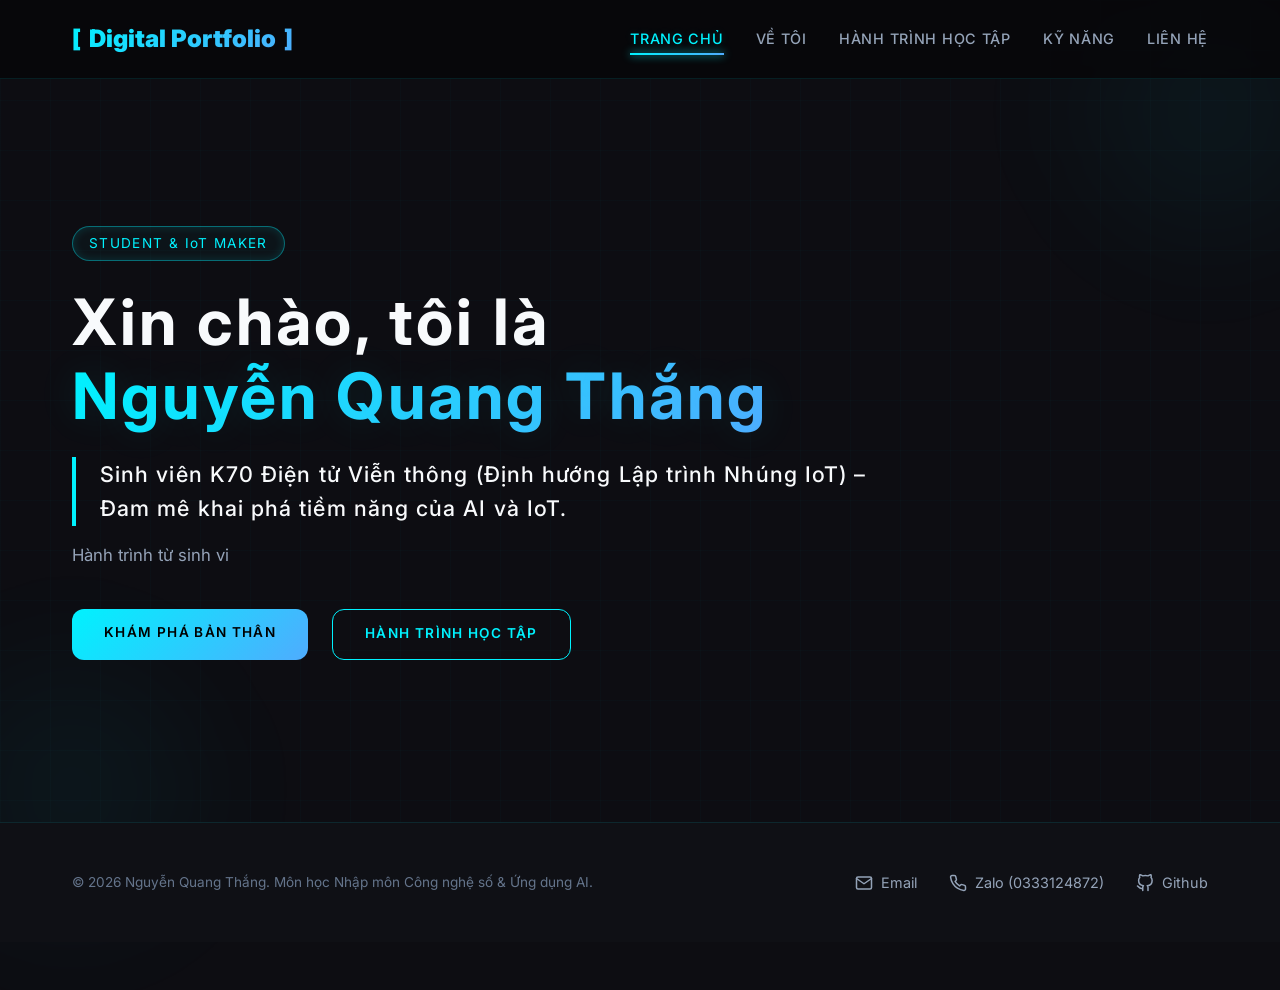
<file: index.html>
<!DOCTYPE html>
<html lang="vi">
<head>
    <meta charset="UTF-8">
    <meta name="viewport" content="width=device-width, initial-scale=1.0">
    <meta name="description" content="Trang chủ Digital Portfolio cá nhân của Nguyễn Quang Thắng - Sinh viên K70 Điện tử Viễn thông UET-VNU. Đam mê AI và IoT.">
    <title>Nguyễn Quang Thắng | Digital Portfolio</title>
    <link rel="icon" type="image/x-icon" href="assets/images/avatar.jpg">
    <!-- Open Graph / Facebook -->
    <meta property="og:type" content="website">
    <meta property="og:url" content="https://lionels-kayden.github.io/index.html">
    <meta property="og:title" content="Trang Chủ | Digital Portfolio | Nguyễn Quang Thắng">
    <meta property="og:description" content="Trang chủ Digital Portfolio cá nhân của Nguyễn Quang Thắng - Sinh viên K70 Điện tử Viễn thông UET-VNU. Đam mê AI và IoT.">
    <meta property="og:image" content="https://via.placeholder.com/1200x630/0f111a/00f2fe?text=Nguyen+Quang+Thang+Portfolio">
        <!-- Google Fonts -->
    <link rel="preconnect" href="https://fonts.googleapis.com">
    <link rel="preconnect" href="https://fonts.gstatic.com" crossorigin>
    <link href="https://fonts.googleapis.com/css2?family=Inter:wght@300;400;500;600;700&display=swap" rel="stylesheet">

    <!-- CSS Style Link -->
    <link rel="stylesheet" href="css/style.css">
</head>
<body class="page-fade-in">
    <!-- Background Elements -->
    <div class="glow-orb orb-1"></div>
    <div class="glow-orb orb-2"></div>

    <!-- Header & Navigation -->
    <header class="header" id="header">
        <nav class="navbar" id="navbar">
            <a href="index.html" class="logo" id="logoLink">Digital Portfolio</a>
            
            <div class="hamburger" id="navToggleBtn" aria-label="Toggle Navigation Menu">
                <span></span>
                <span></span>
                <span></span>
            </div>

            <ul class="nav-menu" id="navMenu">
                <li><a href="index.html" class="nav-link" id="navHome">Trang chủ</a></li>
                <li><a href="about.html" class="nav-link" id="navAbout">Về tôi</a></li>
                <li><a href="journey.html" class="nav-link" id="navJourney">Hành trình học tập</a></li>
                <li><a href="skills.html" class="nav-link" id="navSkills">Kỹ năng</a></li>
                <li><a href="contact.html" class="nav-link" id="navContact">Liên hệ</a></li>
            </ul>
        </nav>
    </header>

    <!-- Main Container -->
    <main class="container">
        <!-- Hero Section -->
        <section class="hero-section" id="hero">
            <div class="hero-tag" id="heroTag">STUDENT & IoT MAKER</div>
            <h1 class="hero-title" id="heroTitle">Xin chào, tôi là<br><span data-text="Nguyễn Quang Thắng">Nguyễn Quang Thắng</span></h1>
            <h2 class="hero-subtitle" id="heroSubtitle">
                Sinh viên K70 Điện tử Viễn thông (Định hướng Lập trình Nhúng IoT) – Đam mê khai phá tiềm năng của AI và IoT.
            </h2>
            <p class="hero-desc typing-effect" id="heroDesc" data-text="Hành trình từ sinh viên bình thường đến người sáng tạo nội dung số bằng Trí tuệ Nhân tạo.">
                Hành trình từ sinh viên bình thường đến người sáng tạo nội dung số bằng Trí tuệ Nhân tạo.
            </p>
            <div class="hero-actions" id="heroActions">
                <a href="about.html" class="hero-btn" id="btnExplore">Khám Phá Bản Thân</a>
                <a href="journey.html" class="hero-btn outline" id="btnJourney">Hành Trình Học Tập</a>
            </div>
        </section>
    </main>

    <!-- Footer -->
    <footer class="footer" id="footer">
        <div class="footer-content" id="footerContent">
            <div class="footer-left" id="footerLeft">
                <p id="copyright">© 2026 Nguyễn Quang Thắng. Môn học Nhập môn Công nghệ số & Ứng dụng AI.</p>
            </div>
            <div class="footer-contacts" id="footerContacts">
                <a href="mailto:nguyenquangthang8827@gmail.com" class="contact-link" id="contactEmail">
                    <svg width="18" height="18" viewBox="0 0 24 24" fill="none" stroke="currentColor" stroke-width="2" stroke-linecap="round" stroke-linejoin="round">
                        <path d="M4 4h16c1.1 0 2 .9 2 2v12c0 1.1-.9 2-2 2H4c-1.1 0-2-.9-2-2V6c0-1.1.9-2 2-2z" />
                        <polyline points="22,6 12,13 2,6" />
                    </svg>
                    Email
                </a>
                <a href="tel:0333124872" class="contact-link" id="contactZalo">
                    <svg width="18" height="18" viewBox="0 0 24 24" fill="none" stroke="currentColor" stroke-width="2" stroke-linecap="round" stroke-linejoin="round">
                        <path d="M22 16.92v3a2 2 0 0 1-2.18 2 19.79 19.79 0 0 1-8.63-3.07 19.5 19.5 0 0 1-6-6 19.79 19.79 0 0 1-3.07-8.67A2 2 0 0 1 4.11 2h3a2 2 0 0 1 2 1.72 12.84 12.84 0 0 0 .7 2.81 2 2 0 0 1-.45 2.11L8.09 9.91a16 16 0 0 0 6 6l1.27-1.27a2 2 0 0 1 2.11-.45 12.84 12.84 0 0 0 2.81.7A2 2 0 0 1 22 16.92z" />
                    </svg>
                    Zalo (0333124872)
                </a>
                <a href="https://github.com/lionels-kayden" target="_blank" rel="noopener noreferrer" class="contact-link" id="contactGithub">
                    <svg width="18" height="18" viewBox="0 0 24 24" fill="none" stroke="currentColor" stroke-width="2" stroke-linecap="round" stroke-linejoin="round">
                        <path d="M9 19c-5 1.5-5-2.5-7-3m14 6v-3.87a3.37 3.37 0 0 0-.94-2.61c3.14-.35 6.44-1.54 6.44-7A5.44 5.44 0 0 0 20 4.77 5.07 5.07 0 0 0 19.91 1S18.73.65 16 2.48a13.38 13.38 0 0 0-7 0C6.27.65 5.09 1 5.09 1A5.07 5.07 0 0 0 5 4.77a5.44 5.44 0 0 0-1.5 3.78c0 5.42 3.3 6.61 6.44 7A3.37 3.37 0 0 0 9 18.13V22" />
                    </svg>
                    Github
                </a>
            </div>
        </div>
    </footer>

    <!-- Back to Top Button -->
    <button class="back-to-top" id="backToTop" title="Cuộn về đầu trang">&#8593;</button>

    <!-- Main JavaScript Link -->
    <script src="js/main.js"></script>
</body>
</html>
</file>
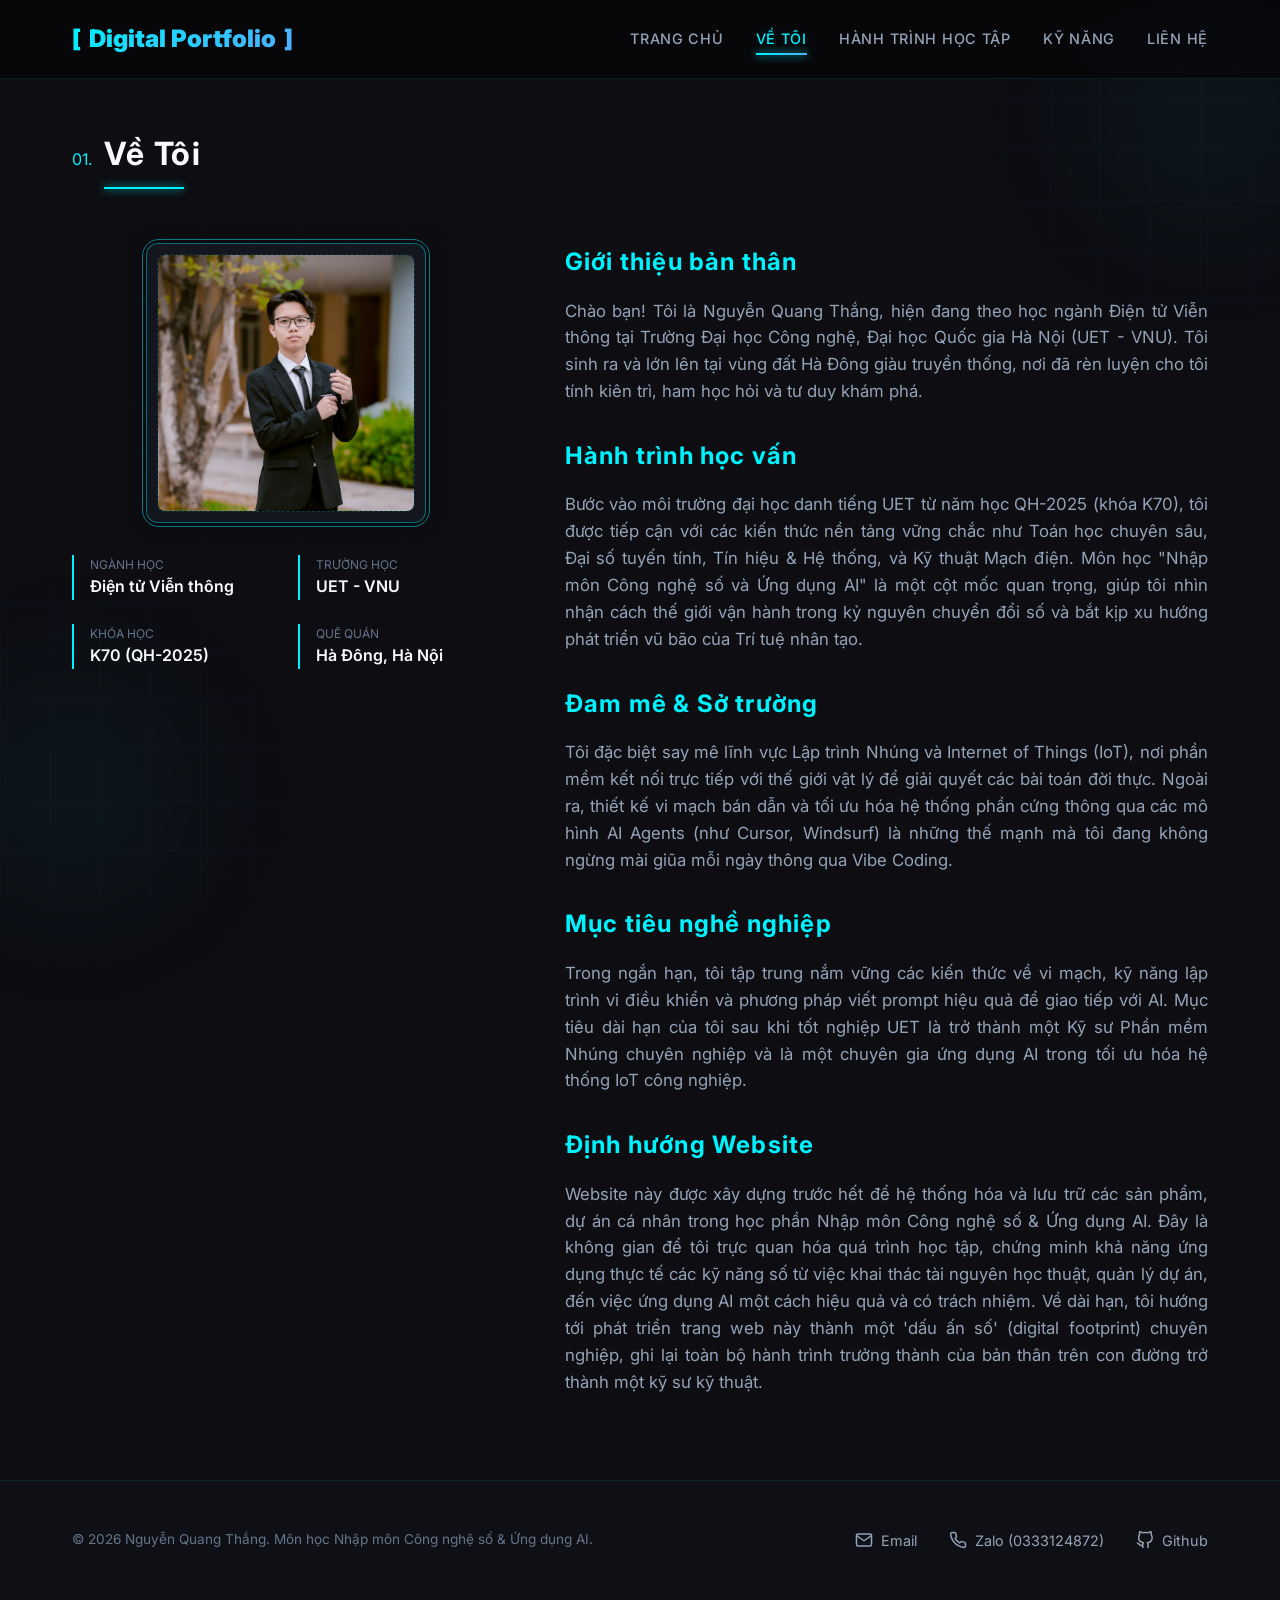
<file: about.html>
<!DOCTYPE html>
<html lang="vi">
<head>
    <meta charset="UTF-8">
    <meta name="viewport" content="width=device-width, initial-scale=1.0">
    <meta name="description" content="Thông tin giới thiệu về Nguyễn Quang Thắng - Sinh viên K70 Điện tử Viễn thông Đại học Công nghệ. Hành trình học vấn, đam mê và mục tiêu nghề nghiệp.">
    <title>Về Tôi | Nguyễn Quang Thắng</title>
    <link rel="icon" type="image/x-icon" href="assets/images/avatar.jpg">
    <!-- Open Graph / Facebook -->
    <meta property="og:type" content="website">
    <meta property="og:url" content="https://lionels-kayden.github.io/about.html">
    <meta property="og:title" content="Về Tôi | Digital Portfolio | Nguyễn Quang Thắng">
    <meta property="og:description" content="Thông tin giới thiệu về Nguyễn Quang Thắng - Sinh viên K70 Điện tử Viễn thông Đại học Công nghệ. Hành trình học vấn, đam mê và mục tiêu nghề nghiệp.">
    <meta property="og:image" content="https://via.placeholder.com/1200x630/0f111a/00f2fe?text=Nguyen+Quang+Thang+Portfolio">
        <!-- Google Fonts -->
    <link rel="preconnect" href="https://fonts.googleapis.com">
    <link rel="preconnect" href="https://fonts.gstatic.com" crossorigin>
    <link href="https://fonts.googleapis.com/css2?family=Inter:wght@300;400;500;600;700&display=swap" rel="stylesheet">

    <!-- CSS Style Link -->
    <link rel="stylesheet" href="css/style.css">
</head>
<body class="page-fade-in">
    <!-- Background Elements -->
    <div class="glow-orb orb-1"></div>
    <div class="glow-orb orb-2"></div>

    <!-- Header & Navigation -->
    <header class="header" id="header">
        <nav class="navbar" id="navbar">
            <a href="index.html" class="logo" id="logoLink">Digital Portfolio</a>
            
            <div class="hamburger" id="navToggleBtn" aria-label="Toggle Navigation Menu">
                <span></span>
                <span></span>
                <span></span>
            </div>

            <ul class="nav-menu" id="navMenu">
                <li><a href="index.html" class="nav-link" id="navHome">Trang chủ</a></li>
                <li><a href="about.html" class="nav-link" id="navAbout">Về tôi</a></li>
                <li><a href="journey.html" class="nav-link" id="navJourney">Hành trình học tập</a></li>
                <li><a href="skills.html" class="nav-link" id="navSkills">Kỹ năng</a></li>
                <li><a href="contact.html" class="nav-link" id="navContact">Liên hệ</a></li>
            </ul>
        </nav>
    </header>

    <!-- Main Container -->
    <main class="container">
        <!-- About Header -->
        <section class="about-header" id="aboutHeader">
            <span class="section-number" id="aboutNum">01.</span>
            <h2 class="section-title" id="aboutTitle">Về Tôi</h2>
        </section>

        <!-- About Layout -->
        <div class="about-layout" id="aboutLayout">
            <!-- Left Column: Avatar & Quick Info -->
            <div class="about-left" id="aboutLeftCol">
                <div class="avatar-wrapper" id="avatarWrap">
                    <div class="avatar-frame" id="avatarFrame">
                        <img src="assets/images/avatar.png" alt="Nguyễn Quang Thắng" style="width: 100%; height: 100%; object-fit: cover;">
                    </div>
                </div>

                <div class="about-meta" style="width: 100%; margin-top: 2rem;" id="aboutMeta">
                    <div class="meta-item" id="metaMajor">
                        <div class="meta-label">Ngành học</div>
                        <div class="meta-val">Điện tử Viễn thông</div>
                    </div>
                    <div class="meta-item" id="metaSchool">
                        <div class="meta-label">Trường học</div>
                        <div class="meta-val">UET - VNU</div>
                    </div>
                    <div class="meta-item" id="metaClass">
                        <div class="meta-label">Khóa học</div>
                        <div class="meta-val">K70 (QH-2025)</div>
                    </div>
                    <div class="meta-item" id="metaHometown">
                        <div class="meta-label">Quê quán</div>
                        <div class="meta-val">Hà Đông, Hà Nội</div>
                    </div>
                </div>
            </div>

            <!-- Right Column: Detailed Stories -->
            <div class="about-content" id="aboutRightCol">
                <h3 id="storyIntro">Giới thiệu bản thân</h3>
                <p>
                    Chào bạn! Tôi là Nguyễn Quang Thắng, hiện đang theo học ngành Điện tử Viễn thông tại Trường Đại học Công nghệ, Đại học Quốc gia Hà Nội (UET - VNU). Tôi sinh ra và lớn lên tại vùng đất Hà Đông giàu truyền thống, nơi đã rèn luyện cho tôi tính kiên trì, ham học hỏi và tư duy khám phá.
                </p>

                <h3 id="storyEducation">Hành trình học vấn</h3>
                <p>
                    Bước vào môi trường đại học danh tiếng UET từ năm học QH-2025 (khóa K70), tôi được tiếp cận với các kiến thức nền tảng vững chắc như Toán học chuyên sâu, Đại số tuyến tính, Tín hiệu & Hệ thống, và Kỹ thuật Mạch điện. Môn học "Nhập môn Công nghệ số và Ứng dụng AI" là một cột mốc quan trọng, giúp tôi nhìn nhận cách thế giới vận hành trong kỷ nguyên chuyển đổi số và bắt kịp xu hướng phát triển vũ bão của Trí tuệ nhân tạo.
                </p>

                <h3 id="storyPassions">Đam mê & Sở trường</h3>
                <p>
                    Tôi đặc biệt say mê lĩnh vực Lập trình Nhúng và Internet of Things (IoT), nơi phần mềm kết nối trực tiếp với thế giới vật lý để giải quyết các bài toán đời thực. Ngoài ra, thiết kế vi mạch bán dẫn và tối ưu hóa hệ thống phần cứng thông qua các mô hình AI Agents (như Cursor, Windsurf) là những thế mạnh mà tôi đang không ngừng mài giũa mỗi ngày thông qua Vibe Coding.
                </p>

                <h3 id="storyGoals">Mục tiêu nghề nghiệp</h3>
                <p>
                    Trong ngắn hạn, tôi tập trung nắm vững các kiến thức về vi mạch, kỹ năng lập trình vi điều khiển và phương pháp viết prompt hiệu quả để giao tiếp với AI. Mục tiêu dài hạn của tôi sau khi tốt nghiệp UET là trở thành một Kỹ sư Phần mềm Nhúng chuyên nghiệp và là một chuyên gia ứng dụng AI trong tối ưu hóa hệ thống IoT công nghiệp.
                </p>

                <h3 id="storyWebDirection">Định hướng Website</h3>
                <p>
                    Website này được xây dựng trước hết để hệ thống hóa và lưu trữ các sản phẩm, dự án cá nhân trong học phần Nhập môn Công nghệ số & Ứng dụng AI. Đây là không gian để tôi trực quan hóa quá trình học tập, chứng minh khả năng ứng dụng thực tế các kỹ năng số từ việc khai thác tài nguyên học thuật, quản lý dự án, đến việc ứng dụng AI một cách hiệu quả và có trách nhiệm. Về dài hạn, tôi hướng tới phát triển trang web này thành một 'dấu ấn số' (digital footprint) chuyên nghiệp, ghi lại toàn bộ hành trình trưởng thành của bản thân trên con đường trở thành một kỹ sư kỹ thuật.
                </p>
            </div>
        </div>
    </main>

    <!-- Footer -->
    <footer class="footer" id="footer">
        <div class="footer-content" id="footerContent">
            <div class="footer-left" id="footerLeft">
                <p id="copyright">© 2026 Nguyễn Quang Thắng. Môn học Nhập môn Công nghệ số & Ứng dụng AI.</p>
            </div>
            <div class="footer-contacts" id="footerContacts">
                <a href="mailto:nguyenquangthang8827@gmail.com" class="contact-link" id="contactEmail">
                    <svg width="18" height="18" viewBox="0 0 24 24" fill="none" stroke="currentColor" stroke-width="2" stroke-linecap="round" stroke-linejoin="round">
                        <path d="M4 4h16c1.1 0 2 .9 2 2v12c0 1.1-.9 2-2 2H4c-1.1 0-2-.9-2-2V6c0-1.1.9-2 2-2z" />
                        <polyline points="22,6 12,13 2,6" />
                    </svg>
                    Email
                </a>
                <a href="tel:0333124872" class="contact-link" id="contactZalo">
                    <svg width="18" height="18" viewBox="0 0 24 24" fill="none" stroke="currentColor" stroke-width="2" stroke-linecap="round" stroke-linejoin="round">
                        <path d="M22 16.92v3a2 2 0 0 1-2.18 2 19.79 19.79 0 0 1-8.63-3.07 19.5 19.5 0 0 1-6-6 19.79 19.79 0 0 1-3.07-8.67A2 2 0 0 1 4.11 2h3a2 2 0 0 1 2 1.72 12.84 12.84 0 0 0 .7 2.81 2 2 0 0 1-.45 2.11L8.09 9.91a16 16 0 0 0 6 6l1.27-1.27a2 2 0 0 1 2.11-.45 12.84 12.84 0 0 0 2.81.7A2 2 0 0 1 22 16.92z" />
                    </svg>
                    Zalo (0333124872)
                </a>
                <a href="https://github.com/lionels-kayden" target="_blank" rel="noopener noreferrer" class="contact-link" id="contactGithub">
                    <svg width="18" height="18" viewBox="0 0 24 24" fill="none" stroke="currentColor" stroke-width="2" stroke-linecap="round" stroke-linejoin="round">
                        <path d="M9 19c-5 1.5-5-2.5-7-3m14 6v-3.87a3.37 3.37 0 0 0-.94-2.61c3.14-.35 6.44-1.54 6.44-7A5.44 5.44 0 0 0 20 4.77 5.07 5.07 0 0 0 19.91 1S18.73.65 16 2.48a13.38 13.38 0 0 0-7 0C6.27.65 5.09 1 5.09 1A5.07 5.07 0 0 0 5 4.77a5.44 5.44 0 0 0-1.5 3.78c0 5.42 3.3 6.61 6.44 7A3.37 3.37 0 0 0 9 18.13V22" />
                    </svg>
                    Github
                </a>
            </div>
        </div>
    </footer>

    <!-- Back to Top Button -->
    <button class="back-to-top" id="backToTop" title="Cuộn về đầu trang">&#8593;</button>

    <!-- Main JavaScript Link -->
    <script src="js/main.js"></script>
</body>
</html>
</file>
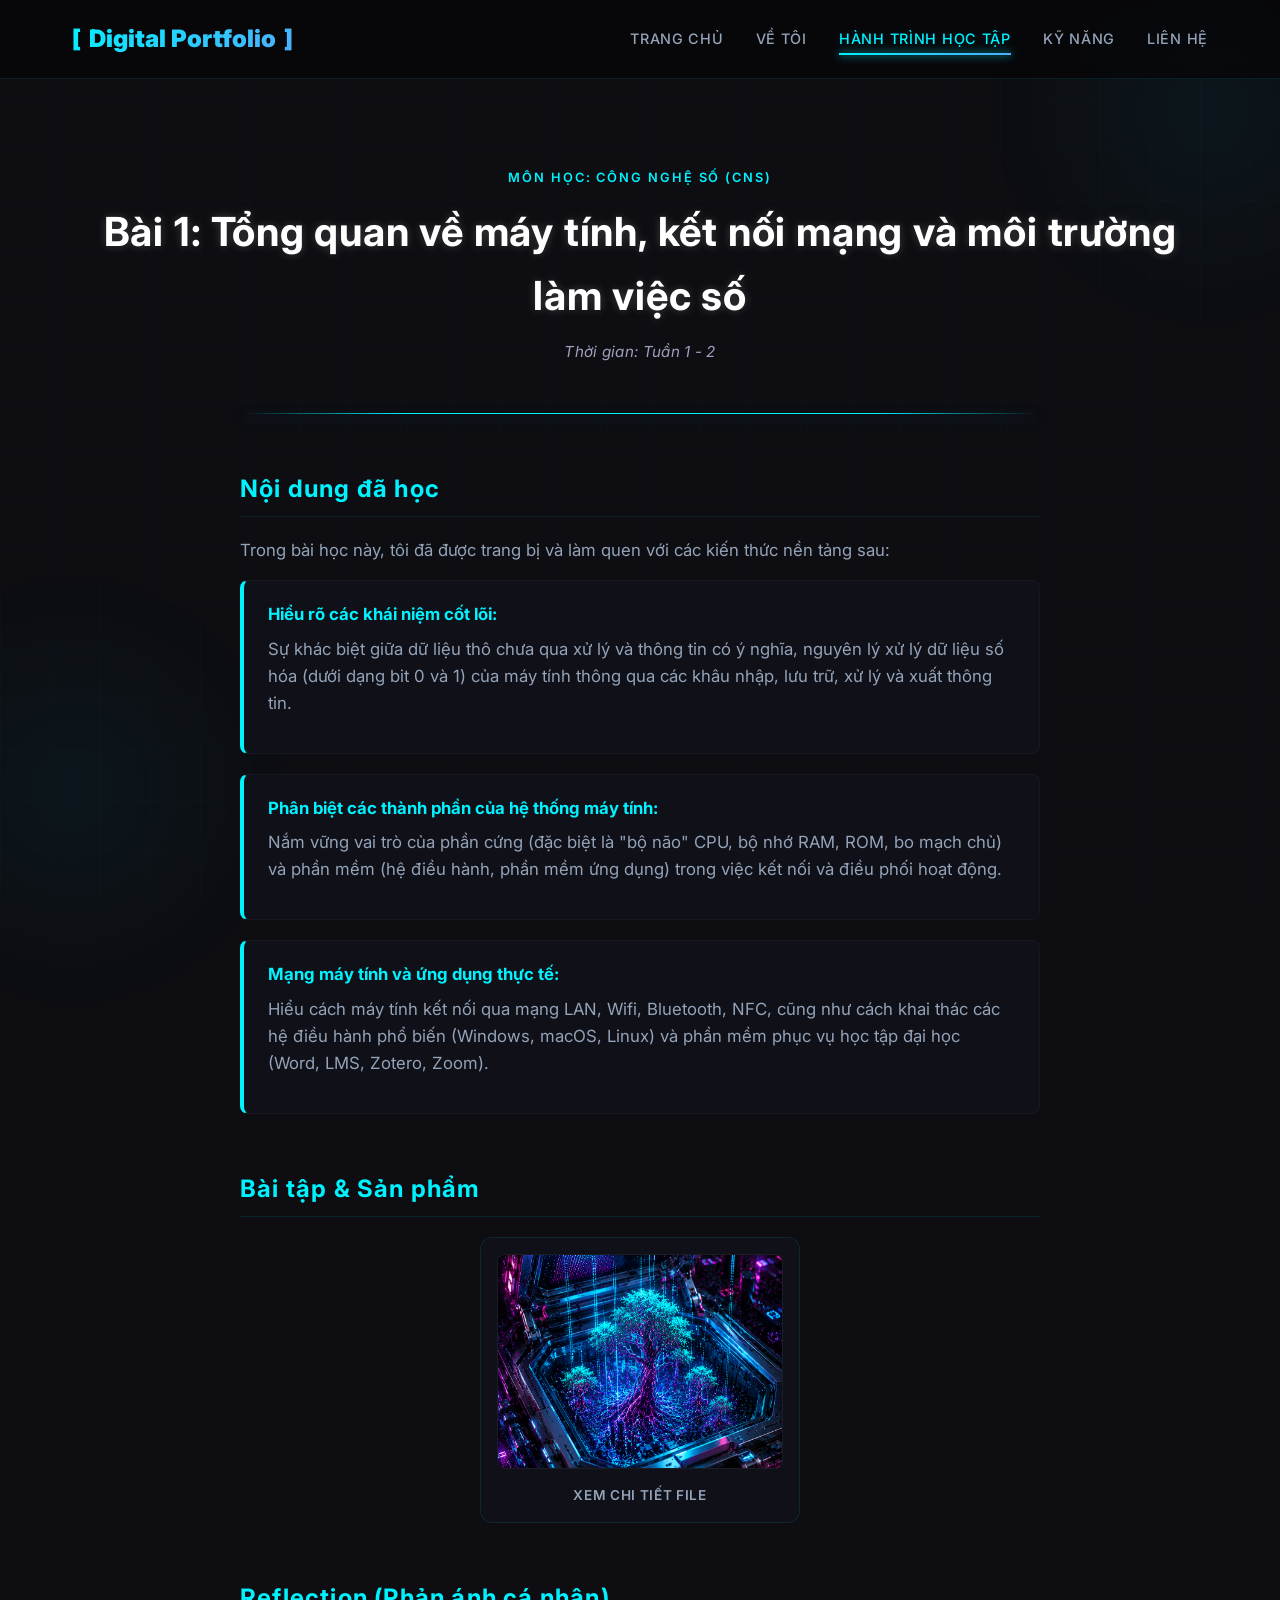
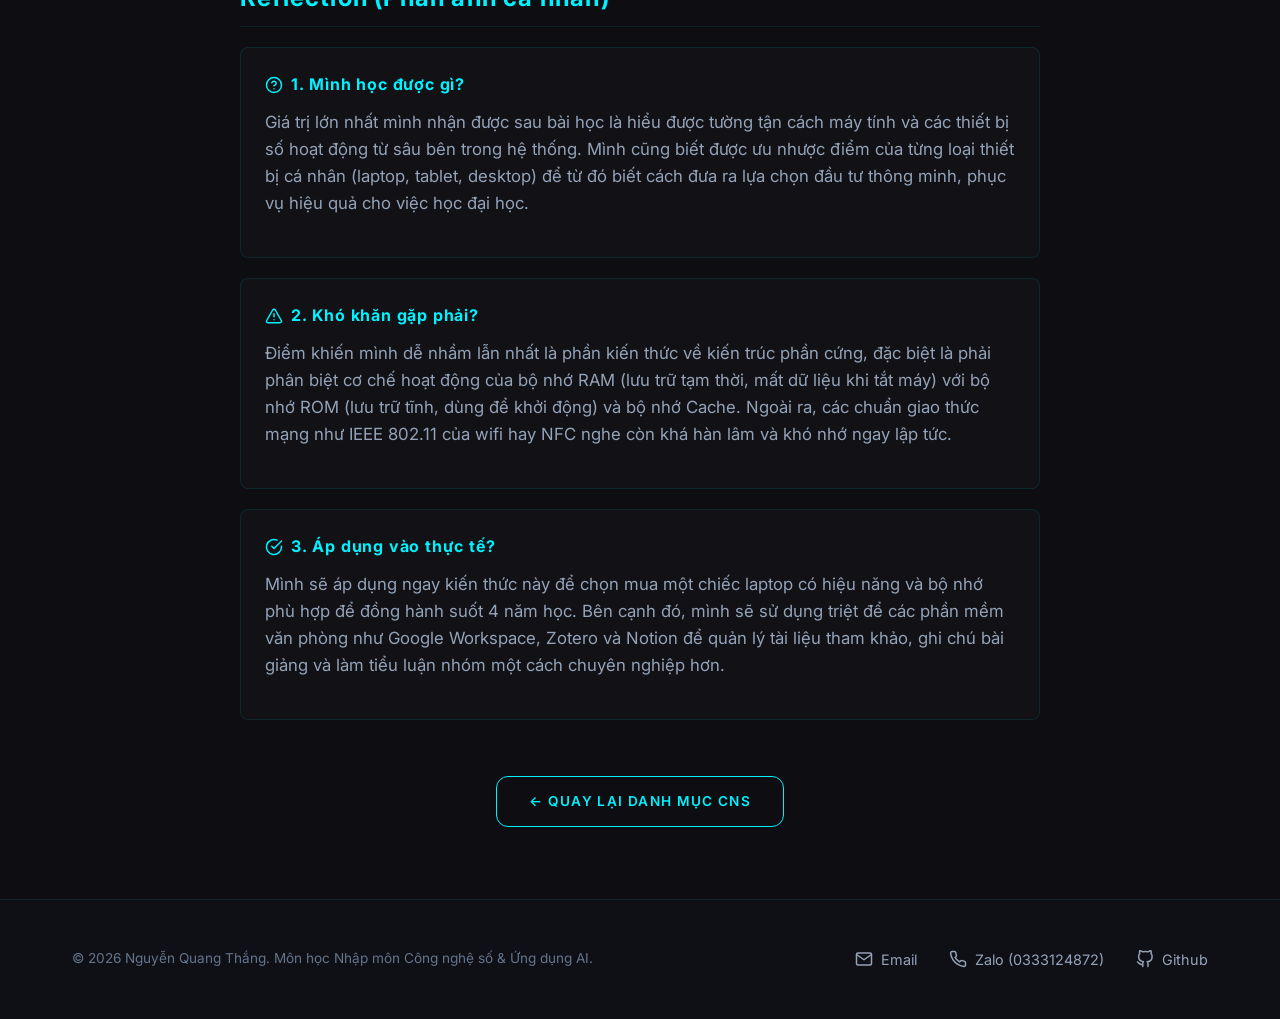
<file: bai1.html>
<!DOCTYPE html>
<html lang="vi">
<head>
    <meta charset="UTF-8">
    <meta name="viewport" content="width=device-width, initial-scale=1.0">
    <meta name="description" content="Bài 1: Tổng quan về máy tính, kết nối mạng và môi trường làm việc số - Nguyễn Quang Thắng. Nội dung lý thuyết, bài tập thực hành và Reflection.">
    <title>Bài 1: Tổng quan về máy tính, kết nối mạng và môi trường làm việc số | Nguyễn Quang Thắng</title>
    <link rel="icon" type="image/x-icon" href="assets/images/avatar.jpg">
    <!-- Open Graph / Facebook -->
    <meta property="og:type" content="website">
    <meta property="og:url" content="https://lionels-kayden.github.io/bai1.html">
    <meta property="og:title" content="Bài 1: Tổng quan về máy tính, kết nối mạng và môi trường làm việc số | Digital Portfolio | Nguyễn Quang Thắng">
    <meta property="og:description" content="Bài 1: Tổng quan về máy tính, kết nối mạng và môi trường làm việc số - Nguyễn Quang Thắng. Nội dung lý thuyết, bài tập thực hành và Reflection.">
    <meta property="og:image" content="https://via.placeholder.com/1200x630/0f111a/00f2fe?text=Nguyen+Quang+Thang+Portfolio">
        <!-- Google Fonts -->
    <link rel="preconnect" href="https://fonts.googleapis.com">
    <link rel="preconnect" href="https://fonts.gstatic.com" crossorigin>
    <link href="https://fonts.googleapis.com/css2?family=Inter:wght@300;400;500;600;700&display=swap" rel="stylesheet">

    <!-- CSS Style Link -->
    <link rel="stylesheet" href="css/style.css">
</head>
<body class="page-fade-in">
    <!-- Background Elements -->
    <div class="glow-orb orb-1"></div>
    <div class="glow-orb orb-2"></div>

    <!-- Header & Navigation -->
    <header class="header" id="header">
        <nav class="navbar" id="navbar">
            <a href="index.html" class="logo" id="logoLink">Digital Portfolio</a>
            
            <div class="hamburger" id="navToggleBtn" aria-label="Toggle Navigation Menu">
                <span></span>
                <span></span>
                <span></span>
            </div>

            <ul class="nav-menu" id="navMenu">
                <li><a href="index.html" class="nav-link" id="navHome">Trang chủ</a></li>
                <li><a href="about.html" class="nav-link" id="navAbout">Về tôi</a></li>
                <li><a href="journey.html" class="nav-link" id="navJourney">Hành trình học tập</a></li>
                <li><a href="skills.html" class="nav-link" id="navSkills">Kỹ năng</a></li>
                <li><a href="contact.html" class="nav-link" id="navContact">Liên hệ</a></li>
            </ul>
        </nav>
    </header>

    <!-- Main Container -->
    <main class="container">
        <!-- Hero Section (Cyber Minimalist, căn giữa, trong suốt) -->
        <section class="lesson-hero" id="lessonHero">
            <div class="subtitle" id="lessonHeroSubtitle">MÔN HỌC: CÔNG NGHỆ SỐ (CNS)</div>
            <h1 id="lessonHeroTitle">Bài 1: Tổng quan về máy tính, kết nối mạng và môi trường làm việc số</h1>
            <p id="lessonHeroDesc">
                Thời gian: Tuần 1 - 2
            </p>
        </section>
        <div class="neon-divider" id="lessonDivider"></div>

        <!-- Main Content (Căn trái, max-width hẹp 800px) -->
        <div class="article-container" id="lessonContent">
            <!-- Phần 1: Nội dung đã học -->
            <article class="article-section" id="sectionLearned">
                <h3 id="titleLearned">Nội dung đã học</h3>
                <p>Trong bài học này, tôi đã được trang bị và làm quen với các kiến thức nền tảng sau:</p>
                <div class="cyber-grid" id="gridLearned">
                    <div class="cyber-item">
                        <strong class="cyber-item-title">Hiểu rõ các khái niệm cốt lõi:</strong>
                        <p class="cyber-item-desc">Sự khác biệt giữa dữ liệu thô chưa qua xử lý và thông tin có ý nghĩa, nguyên lý xử lý dữ liệu số hóa (dưới dạng bit 0 và 1) của máy tính thông qua các khâu nhập, lưu trữ, xử lý và xuất thông tin.</p>
                    </div>
                    <div class="cyber-item">
                        <strong class="cyber-item-title">Phân biệt các thành phần của hệ thống máy tính:</strong>
                        <p class="cyber-item-desc">Nắm vững vai trò của phần cứng (đặc biệt là "bộ não" CPU, bộ nhớ RAM, ROM, bo mạch chủ) và phần mềm (hệ điều hành, phần mềm ứng dụng) trong việc kết nối và điều phối hoạt động.</p>
                    </div>
                    <div class="cyber-item">
                        <strong class="cyber-item-title">Mạng máy tính và ứng dụng thực tế:</strong>
                        <p class="cyber-item-desc">Hiểu cách máy tính kết nối qua mạng LAN, Wifi, Bluetooth, NFC, cũng như cách khai thác các hệ điều hành phổ biến (Windows, macOS, Linux) và phần mềm phục vụ học tập đại học (Word, LMS, Zotero, Zoom).</p>
                    </div>
                </div>
            </article>

            <!-- Phần 2: Bài tập & Sản phẩm -->
            <article class="article-section" id="sectionAssignment">
                <h3 id="titleAssignment">Bài tập & Sản phẩm</h3>
                <div class="file-preview-card" onclick="openPdfAnimated(event, 'assets/files/bai1.pdf')">
                    <img src="assets/images/demo-bai1.png" alt="Demo Bài học">
                    <p>XEM CHI TIẾT FILE</p>
                </div>
            </article>

            <!-- Phần 3: Reflection (Phản ánh cá nhân) -->
            <article class="article-section" id="sectionReflection">
                <h3 id="titleReflection">Reflection (Phản ánh cá nhân)</h3>
                <div class="reflection-grid" id="reflectionGrid">
                    <div class="reflection-item-card" id="refCard1">
                        <h4>
                            <svg width="18" height="18" viewBox="0 0 24 24" fill="none" stroke="currentColor" stroke-width="2" stroke-linecap="round" stroke-linejoin="round">
                                <circle cx="12" cy="12" r="10"/>
                                <path d="M9.09 9a3 3 0 0 1 5.83 1c0 2-3 3-3 3"/>
                                <line x1="12" y1="17" x2="12.01" y2="17"/>
                            </svg>
                            1. Mình học được gì?
                        </h4>
                        <p>
                            Giá trị lớn nhất mình nhận được sau bài học là hiểu được tường tận cách máy tính và các thiết bị số hoạt động từ sâu bên trong hệ thống. Mình cũng biết được ưu nhược điểm của từng loại thiết bị cá nhân (laptop, tablet, desktop) để từ đó biết cách đưa ra lựa chọn đầu tư thông minh, phục vụ hiệu quả cho việc học đại học.
                        </p>
                    </div>
                    <div class="reflection-item-card" id="refCard2">
                        <h4>
                            <svg width="18" height="18" viewBox="0 0 24 24" fill="none" stroke="currentColor" stroke-width="2" stroke-linecap="round" stroke-linejoin="round">
                                <path d="m21.73 18-8-14a2 2 0 0 0-3.48 0l-8 14A2 2 0 0 0 4 21h16a2 2 0 0 0 1.73-3Z"/>
                                <line x1="12" y1="9" x2="12" y2="13"/>
                                <line x1="12" y1="17" x2="12.01" y2="17"/>
                            </svg>
                            2. Khó khăn gặp phải?
                        </h4>
                        <p>
                            Điểm khiến mình dễ nhầm lẫn nhất là phần kiến thức về kiến trúc phần cứng, đặc biệt là phải phân biệt cơ chế hoạt động của bộ nhớ RAM (lưu trữ tạm thời, mất dữ liệu khi tắt máy) với bộ nhớ ROM (lưu trữ tĩnh, dùng để khởi động) và bộ nhớ Cache. Ngoài ra, các chuẩn giao thức mạng như IEEE 802.11 của wifi hay NFC nghe còn khá hàn lâm và khó nhớ ngay lập tức.
                        </p>
                    </div>
                    <div class="reflection-item-card" id="refCard3">
                        <h4>
                            <svg width="18" height="18" viewBox="0 0 24 24" fill="none" stroke="currentColor" stroke-width="2" stroke-linecap="round" stroke-linejoin="round">
                                <path d="M22 11.08V12a10 10 0 1 1-5.93-9.14"/>
                                <polyline points="22 4 12 14.01 9 11.01"/>
                            </svg>
                            3. Áp dụng vào thực tế?
                        </h4>
                        <p>
                            Mình sẽ áp dụng ngay kiến thức này để chọn mua một chiếc laptop có hiệu năng và bộ nhớ phù hợp để đồng hành suốt 4 năm học. Bên cạnh đó, mình sẽ sử dụng triệt để các phần mềm văn phòng như Google Workspace, Zotero và Notion để quản lý tài liệu tham khảo, ghi chú bài giảng và làm tiểu luận nhóm một cách chuyên nghiệp hơn.
                        </p>
                    </div>
                </div>
            </article>
            
            <!-- Navigation back -->
            <div style="margin-top: 3rem; text-align: center;">
                <a href="cns.html" class="hero-btn outline" id="btnBackToCNS">← Quay lại danh mục CNS</a>
            </div>
        </div>
    </main>

    <!-- Footer -->
    <footer class="footer" id="footer">
        <div class="footer-content" id="footerContent">
            <div class="footer-left" id="footerLeft">
                <p id="copyright">© 2026 Nguyễn Quang Thắng. Môn học Nhập môn Công nghệ số & Ứng dụng AI.</p>
            </div>
            <div class="footer-contacts" id="footerContacts">
                <a href="mailto:nguyenquangthang8827@gmail.com" class="contact-link" id="contactEmail">
                    <svg width="18" height="18" viewBox="0 0 24 24" fill="none" stroke="currentColor" stroke-width="2" stroke-linecap="round" stroke-linejoin="round">
                        <path d="M4 4h16c1.1 0 2 .9 2 2v12c0 1.1-.9 2-2 2H4c-1.1 0-2-.9-2-2V6c0-1.1.9-2 2-2z" />
                        <polyline points="22,6 12,13 2,6" />
                    </svg>
                    Email
                </a>
                <a href="tel:0333124872" class="contact-link" id="contactZalo">
                    <svg width="18" height="18" viewBox="0 0 24 24" fill="none" stroke="currentColor" stroke-width="2" stroke-linecap="round" stroke-linejoin="round">
                        <path d="M22 16.92v3a2 2 0 0 1-2.18 2 19.79 19.79 0 0 1-8.63-3.07 19.5 19.5 0 0 1-6-6 19.79 19.79 0 0 1-3.07-8.67A2 2 0 0 1 4.11 2h3a2 2 0 0 1 2 1.72 12.84 12.84 0 0 0 .7 2.81 2 2 0 0 1-.45 2.11L8.09 9.91a16 16 0 0 0 6 6l1.27-1.27a2 2 0 0 1 2.11-.45 12.84 12.84 0 0 0 2.81.7A2 2 0 0 1 22 16.92z" />
                    </svg>
                    Zalo (0333124872)
                </a>
                <a href="https://github.com/lionels-kayden" target="_blank" rel="noopener noreferrer" class="contact-link" id="contactGithub">
                    <svg width="18" height="18" viewBox="0 0 24 24" fill="none" stroke="currentColor" stroke-width="2" stroke-linecap="round" stroke-linejoin="round">
                        <path d="M9 19c-5 1.5-5-2.5-7-3m14 6v-3.87a3.37 3.37 0 0 0-.94-2.61c3.14-.35 6.44-1.54 6.44-7A5.44 5.44 0 0 0 20 4.77 5.07 5.07 0 0 0 19.91 1S18.73.65 16 2.48a13.38 13.38 0 0 0-7 0C6.27.65 5.09 1 5.09 1A5.07 5.07 0 0 0 5 4.77a5.44 5.44 0 0 0-1.5 3.78c0 5.42 3.3 6.61 6.44 7A3.37 3.37 0 0 0 9 18.13V22" />
                    </svg>
                    Github
                </a>
            </div>
        </div>
    </footer>

    <div id="pdfModal" class="pdf-modal">
        <div id="modalContent" class="modal-content">
            <span class="close-btn" onclick="closePdfAnimated()">&times;</span>
            <iframe id="pdfViewer" src="" width="100%" height="100%" frameborder="0"></iframe>
        </div>
    </div>

    <!-- Back to Top Button -->
    <button class="back-to-top" id="backToTop" title="Cuộn về đầu trang">&#8593;</button>

    <!-- Main JavaScript Link -->
    <script src="js/main.js"></script>
</body>
</html>
</file>
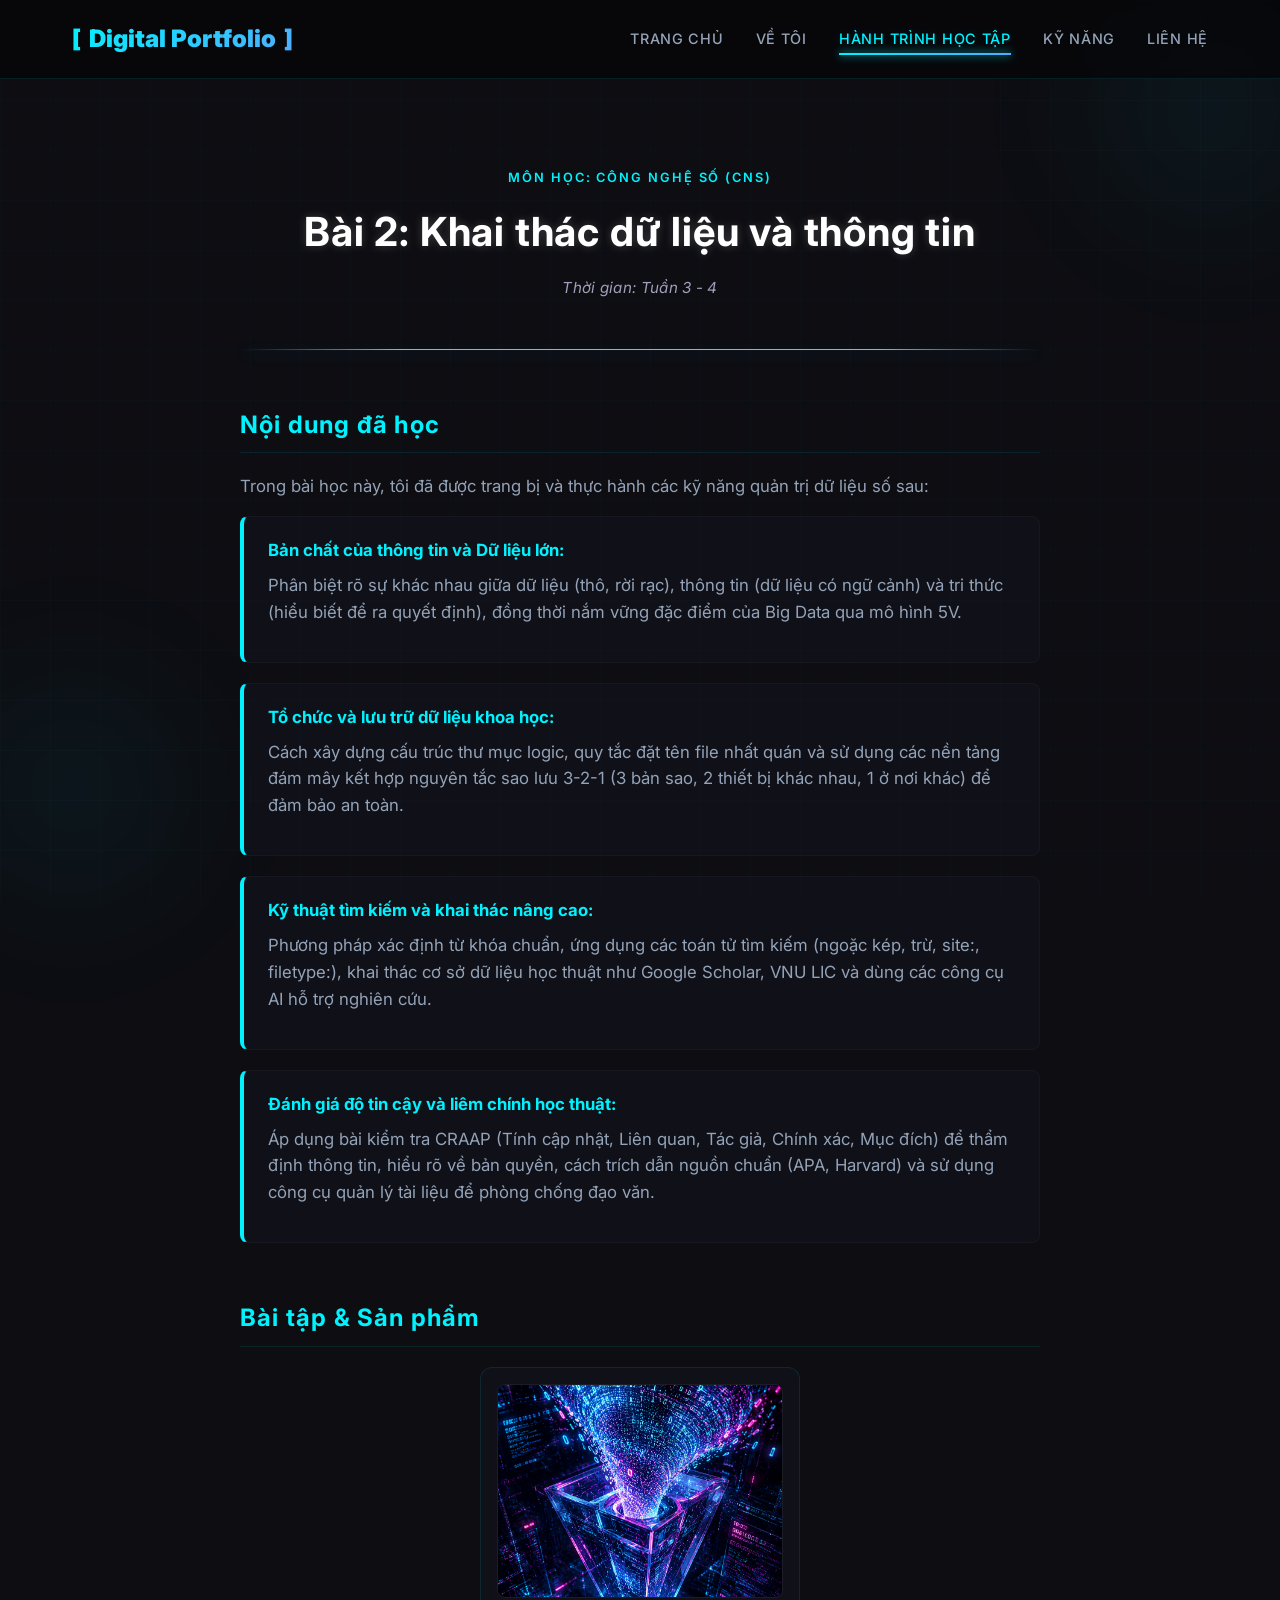
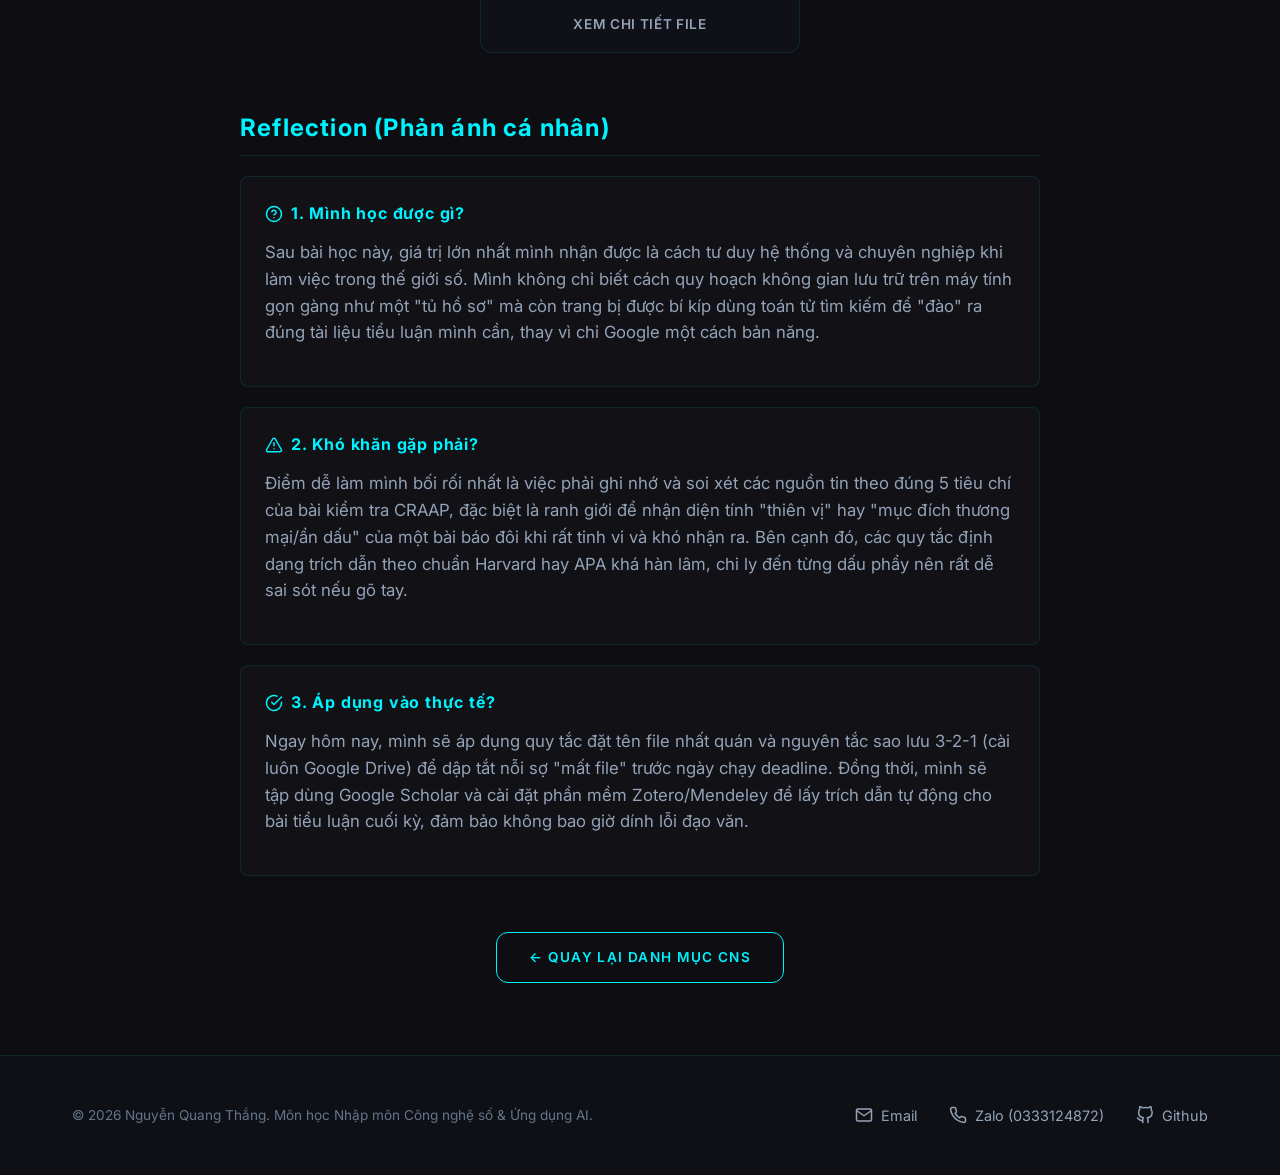
<file: bai2.html>
<!DOCTYPE html>
<html lang="vi">
<head>
    <meta charset="UTF-8">
    <meta name="viewport" content="width=device-width, initial-scale=1.0">
    <meta name="description" content="Bài 2: Khai thác dữ liệu và thông tin - Nguyễn Quang Thắng. Nội dung lý thuyết, bài tập thực hành và Reflection.">
    <title>Bài 2: Khai thác dữ liệu và thông tin | Nguyễn Quang Thắng</title>
    <link rel="icon" type="image/x-icon" href="assets/images/avatar.jpg">
    <!-- Open Graph / Facebook -->
    <meta property="og:type" content="website">
    <meta property="og:url" content="https://lionels-kayden.github.io/bai2.html">
    <meta property="og:title" content="Bài 2: Khai thác dữ liệu và thông tin | Digital Portfolio | Nguyễn Quang Thắng">
    <meta property="og:description" content="Bài 2: Khai thác dữ liệu và thông tin - Nguyễn Quang Thắng. Nội dung lý thuyết, bài tập thực hành và Reflection.">
    <meta property="og:image" content="https://via.placeholder.com/1200x630/0f111a/00f2fe?text=Nguyen+Quang+Thang+Portfolio">
        <!-- Google Fonts -->
    <link rel="preconnect" href="https://fonts.googleapis.com">
    <link rel="preconnect" href="https://fonts.gstatic.com" crossorigin>
    <link href="https://fonts.googleapis.com/css2?family=Inter:wght@300;400;500;600;700&display=swap" rel="stylesheet">

    <!-- CSS Style Link -->
    <link rel="stylesheet" href="css/style.css">
</head>
<body class="page-fade-in">
    <!-- Background Elements -->
    <div class="glow-orb orb-1"></div>
    <div class="glow-orb orb-2"></div>

    <!-- Header & Navigation -->
    <header class="header" id="header">
        <nav class="navbar" id="navbar">
            <a href="index.html" class="logo" id="logoLink">Digital Portfolio</a>
            
            <div class="hamburger" id="navToggleBtn" aria-label="Toggle Navigation Menu">
                <span></span>
                <span></span>
                <span></span>
            </div>

            <ul class="nav-menu" id="navMenu">
                <li><a href="index.html" class="nav-link" id="navHome">Trang chủ</a></li>
                <li><a href="about.html" class="nav-link" id="navAbout">Về tôi</a></li>
                <li><a href="journey.html" class="nav-link" id="navJourney">Hành trình học tập</a></li>
                <li><a href="skills.html" class="nav-link" id="navSkills">Kỹ năng</a></li>
                <li><a href="contact.html" class="nav-link" id="navContact">Liên hệ</a></li>
            </ul>
        </nav>
    </header>

    <!-- Main Container -->
    <main class="container">
        <!-- Hero Section (Cyber Minimalist, căn giữa, trong suốt) -->
        <section class="lesson-hero" id="lessonHero">
            <div class="subtitle" id="lessonHeroSubtitle">MÔN HỌC: CÔNG NGHỆ SỐ (CNS)</div>
            <h1 id="lessonHeroTitle">Bài 2: Khai thác dữ liệu và thông tin</h1>
            <p id="lessonHeroDesc">
                Thời gian: Tuần 3 - 4
            </p>
        </section>
        <div class="neon-divider" id="lessonDivider"></div>

        <!-- Main Content (Căn trái, max-width hẹp 800px) -->
        <div class="article-container" id="lessonContent">
            <!-- Phần 1: Nội dung đã học -->
            <article class="article-section" id="sectionLearned">
                <h3 id="titleLearned">Nội dung đã học</h3>
                <p>Trong bài học này, tôi đã được trang bị và thực hành các kỹ năng quản trị dữ liệu số sau:</p>
                <div class="cyber-grid" id="gridLearned">
                    <div class="cyber-item">
                        <strong class="cyber-item-title">Bản chất của thông tin và Dữ liệu lớn:</strong>
                        <p class="cyber-item-desc">Phân biệt rõ sự khác nhau giữa dữ liệu (thô, rời rạc), thông tin (dữ liệu có ngữ cảnh) và tri thức (hiểu biết để ra quyết định), đồng thời nắm vững đặc điểm của Big Data qua mô hình 5V.</p>
                    </div>
                    <div class="cyber-item">
                        <strong class="cyber-item-title">Tổ chức và lưu trữ dữ liệu khoa học:</strong>
                        <p class="cyber-item-desc">Cách xây dựng cấu trúc thư mục logic, quy tắc đặt tên file nhất quán và sử dụng các nền tảng đám mây kết hợp nguyên tắc sao lưu 3-2-1 (3 bản sao, 2 thiết bị khác nhau, 1 ở nơi khác) để đảm bảo an toàn.</p>
                    </div>
                    <div class="cyber-item">
                        <strong class="cyber-item-title">Kỹ thuật tìm kiếm và khai thác nâng cao:</strong>
                        <p class="cyber-item-desc">Phương pháp xác định từ khóa chuẩn, ứng dụng các toán tử tìm kiếm (ngoặc kép, trừ, site:, filetype:), khai thác cơ sở dữ liệu học thuật như Google Scholar, VNU LIC và dùng các công cụ AI hỗ trợ nghiên cứu.</p>
                    </div>
                    <div class="cyber-item">
                        <strong class="cyber-item-title">Đánh giá độ tin cậy và liêm chính học thuật:</strong>
                        <p class="cyber-item-desc">Áp dụng bài kiểm tra CRAAP (Tính cập nhật, Liên quan, Tác giả, Chính xác, Mục đích) để thẩm định thông tin, hiểu rõ về bản quyền, cách trích dẫn nguồn chuẩn (APA, Harvard) và sử dụng công cụ quản lý tài liệu để phòng chống đạo văn.</p>
                    </div>
                </div>
            </article>

            <!-- Phần 2: Bài tập & Sản phẩm -->
            <article class="article-section" id="sectionAssignment">
                <h3 id="titleAssignment">Bài tập & Sản phẩm</h3>
                <div class="file-preview-card" onclick="openPdfAnimated(event, 'assets/files/bai2.pdf')">
                    <img src="assets/images/demo-bai2.png" alt="Demo Bài học">
                    <p>XEM CHI TIẾT FILE</p>
                </div>
            </article>

            <!-- Phần 3: Reflection (Phản ánh cá nhân) -->
            <article class="article-section" id="sectionReflection">
                <h3 id="titleReflection">Reflection (Phản ánh cá nhân)</h3>
                <div class="reflection-grid" id="reflectionGrid">
                    <div class="reflection-item-card" id="refCard1">
                        <h4>
                            <svg width="18" height="18" viewBox="0 0 24 24" fill="none" stroke="currentColor" stroke-width="2" stroke-linecap="round" stroke-linejoin="round">
                                <circle cx="12" cy="12" r="10"/>
                                <path d="M9.09 9a3 3 0 0 1 5.83 1c0 2-3 3-3 3"/>
                                <line x1="12" y1="17" x2="12.01" y2="17"/>
                            </svg>
                            1. Mình học được gì?
                        </h4>
                        <p>
                            Sau bài học này, giá trị lớn nhất mình nhận được là cách tư duy hệ thống và chuyên nghiệp khi làm việc trong thế giới số. Mình không chỉ biết cách quy hoạch không gian lưu trữ trên máy tính gọn gàng như một "tủ hồ sơ" mà còn trang bị được bí kíp dùng toán tử tìm kiếm để "đào" ra đúng tài liệu tiểu luận mình cần, thay vì chỉ Google một cách bản năng.
                        </p>
                    </div>
                    <div class="reflection-item-card" id="refCard2">
                        <h4>
                            <svg width="18" height="18" viewBox="0 0 24 24" fill="none" stroke="currentColor" stroke-width="2" stroke-linecap="round" stroke-linejoin="round">
                                <path d="m21.73 18-8-14a2 2 0 0 0-3.48 0l-8 14A2 2 0 0 0 4 21h16a2 2 0 0 0 1.73-3Z"/>
                                <line x1="12" y1="9" x2="12" y2="13"/>
                                <line x1="12" y1="17" x2="12.01" y2="17"/>
                            </svg>
                            2. Khó khăn gặp phải?
                        </h4>
                        <p>
                            Điểm dễ làm mình bối rối nhất là việc phải ghi nhớ và soi xét các nguồn tin theo đúng 5 tiêu chí của bài kiểm tra CRAAP, đặc biệt là ranh giới để nhận diện tính "thiên vị" hay "mục đích thương mại/ẩn dấu" của một bài báo đôi khi rất tinh vi và khó nhận ra. Bên cạnh đó, các quy tắc định dạng trích dẫn theo chuẩn Harvard hay APA khá hàn lâm, chi ly đến từng dấu phẩy nên rất dễ sai sót nếu gõ tay.
                        </p>
                    </div>
                    <div class="reflection-item-card" id="refCard3">
                        <h4>
                            <svg width="18" height="18" viewBox="0 0 24 24" fill="none" stroke="currentColor" stroke-width="2" stroke-linecap="round" stroke-linejoin="round">
                                <path d="M22 11.08V12a10 10 0 1 1-5.93-9.14"/>
                                <polyline points="22 4 12 14.01 9 11.01"/>
                            </svg>
                            3. Áp dụng vào thực tế?
                        </h4>
                        <p>
                            Ngay hôm nay, mình sẽ áp dụng quy tắc đặt tên file nhất quán và nguyên tắc sao lưu 3-2-1 (cài luôn Google Drive) để dập tắt nỗi sợ "mất file" trước ngày chạy deadline. Đồng thời, mình sẽ tập dùng Google Scholar và cài đặt phần mềm Zotero/Mendeley để lấy trích dẫn tự động cho bài tiểu luận cuối kỳ, đảm bảo không bao giờ dính lỗi đạo văn.
                        </p>
                    </div>
                </div>
            </article>
            
            <!-- Navigation back -->
            <div style="margin-top: 3rem; text-align: center;">
                <a href="cns.html" class="hero-btn outline" id="btnBackToCNS">← Quay lại danh mục CNS</a>
            </div>
        </div>
    </main>

    <!-- Footer -->
    <footer class="footer" id="footer">
        <div class="footer-content" id="footerContent">
            <div class="footer-left" id="footerLeft">
                <p id="copyright">© 2026 Nguyễn Quang Thắng. Môn học Nhập môn Công nghệ số & Ứng dụng AI.</p>
            </div>
            <div class="footer-contacts" id="footerContacts">
                <a href="mailto:nguyenquangthang8827@gmail.com" class="contact-link" id="contactEmail">
                    <svg width="18" height="18" viewBox="0 0 24 24" fill="none" stroke="currentColor" stroke-width="2" stroke-linecap="round" stroke-linejoin="round">
                        <path d="M4 4h16c1.1 0 2 .9 2 2v12c0 1.1-.9 2-2 2H4c-1.1 0-2-.9-2-2V6c0-1.1.9-2 2-2z" />
                        <polyline points="22,6 12,13 2,6" />
                    </svg>
                    Email
                </a>
                <a href="tel:0333124872" class="contact-link" id="contactZalo">
                    <svg width="18" height="18" viewBox="0 0 24 24" fill="none" stroke="currentColor" stroke-width="2" stroke-linecap="round" stroke-linejoin="round">
                        <path d="M22 16.92v3a2 2 0 0 1-2.18 2 19.79 19.79 0 0 1-8.63-3.07 19.5 19.5 0 0 1-6-6 19.79 19.79 0 0 1-3.07-8.67A2 2 0 0 1 4.11 2h3a2 2 0 0 1 2 1.72 12.84 12.84 0 0 0 .7 2.81 2 2 0 0 1-.45 2.11L8.09 9.91a16 16 0 0 0 6 6l1.27-1.27a2 2 0 0 1 2.11-.45 12.84 12.84 0 0 0 2.81.7A2 2 0 0 1 22 16.92z" />
                    </svg>
                    Zalo (0333124872)
                </a>
                <a href="https://github.com/lionels-kayden" target="_blank" rel="noopener noreferrer" class="contact-link" id="contactGithub">
                    <svg width="18" height="18" viewBox="0 0 24 24" fill="none" stroke="currentColor" stroke-width="2" stroke-linecap="round" stroke-linejoin="round">
                        <path d="M9 19c-5 1.5-5-2.5-7-3m14 6v-3.87a3.37 3.37 0 0 0-.94-2.61c3.14-.35 6.44-1.54 6.44-7A5.44 5.44 0 0 0 20 4.77 5.07 5.07 0 0 0 19.91 1S18.73.65 16 2.48a13.38 13.38 0 0 0-7 0C6.27.65 5.09 1 5.09 1A5.07 5.07 0 0 0 5 4.77a5.44 5.44 0 0 0-1.5 3.78c0 5.42 3.3 6.61 6.44 7A3.37 3.37 0 0 0 9 18.13V22" />
                    </svg>
                    Github
                </a>
            </div>
        </div>
    </footer>

    <div id="pdfModal" class="pdf-modal">
        <div id="modalContent" class="modal-content">
            <span class="close-btn" onclick="closePdfAnimated()">&times;</span>
            <iframe id="pdfViewer" src="" width="100%" height="100%" frameborder="0"></iframe>
        </div>
    </div>

    <!-- Back to Top Button -->
    <button class="back-to-top" id="backToTop" title="Cuộn về đầu trang">&#8593;</button>

    <!-- Main JavaScript Link -->
    <script src="js/main.js"></script>
</body>
</html>
</file>
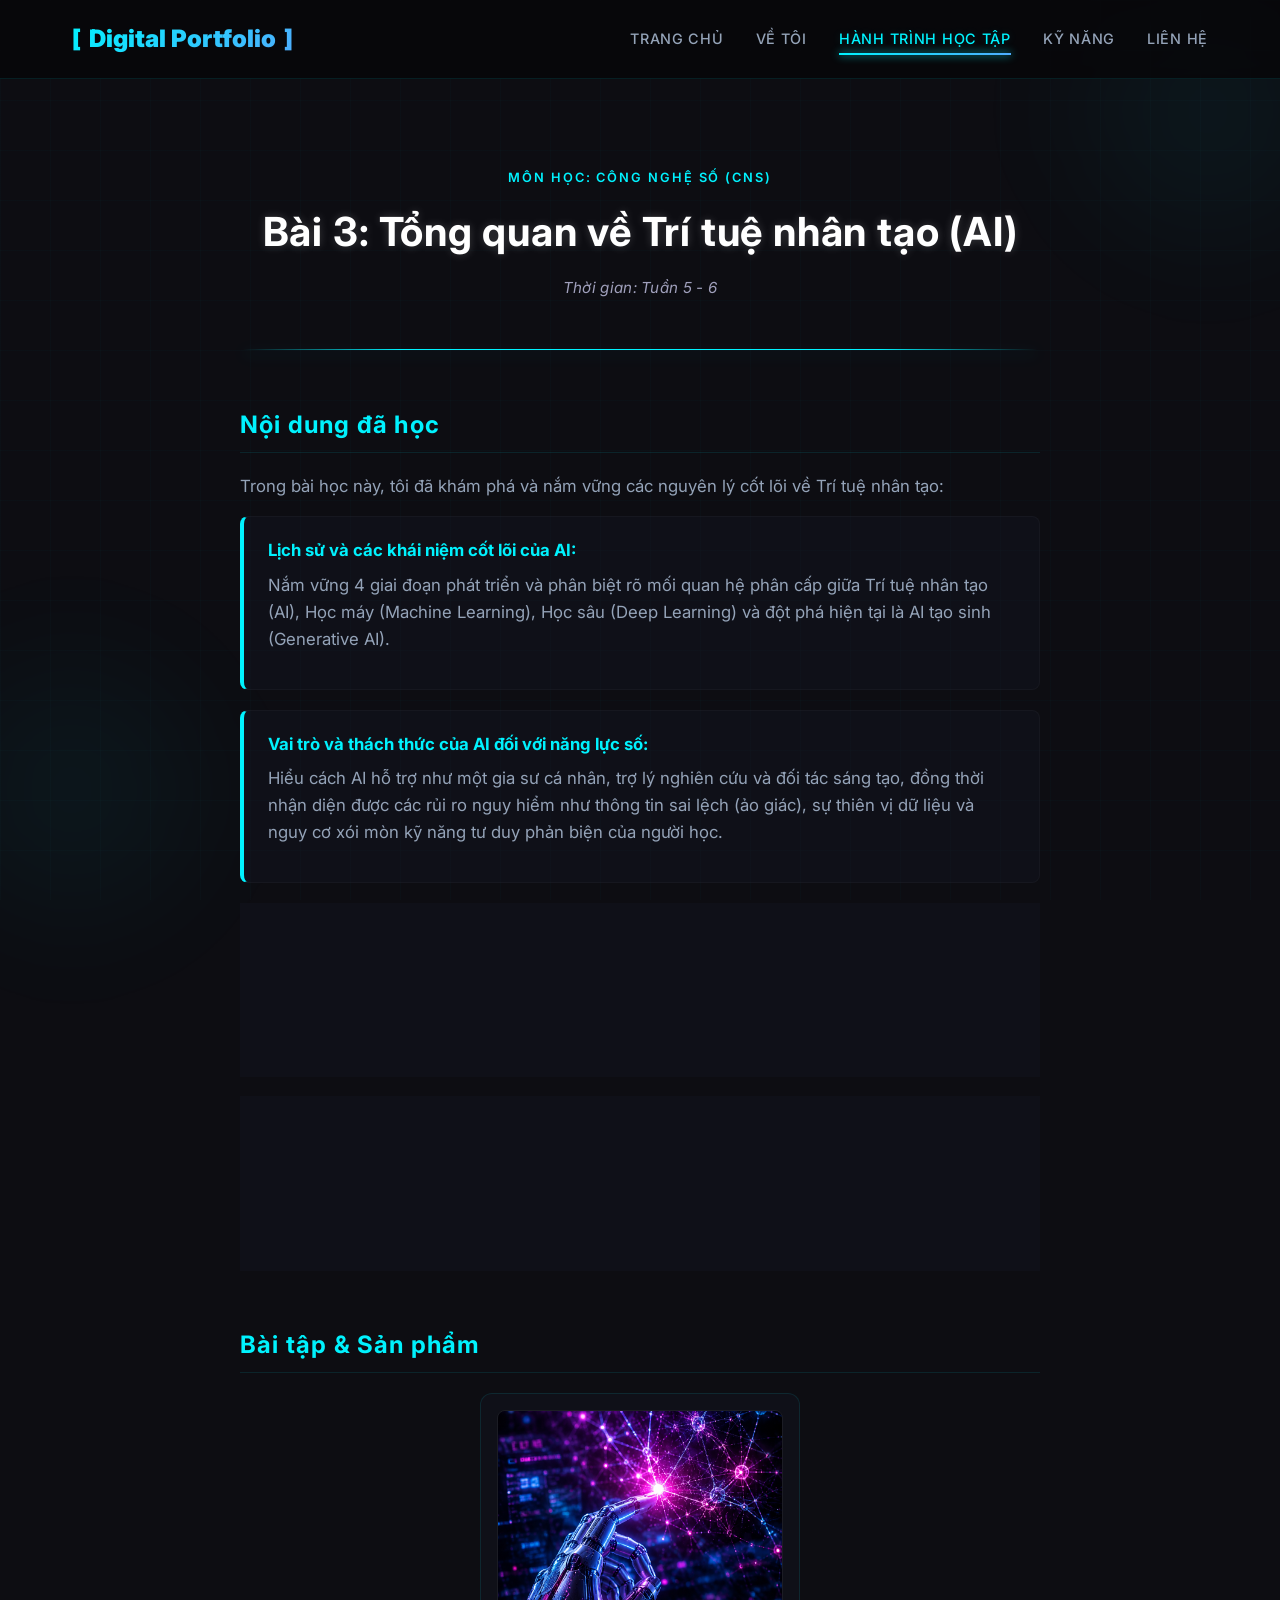
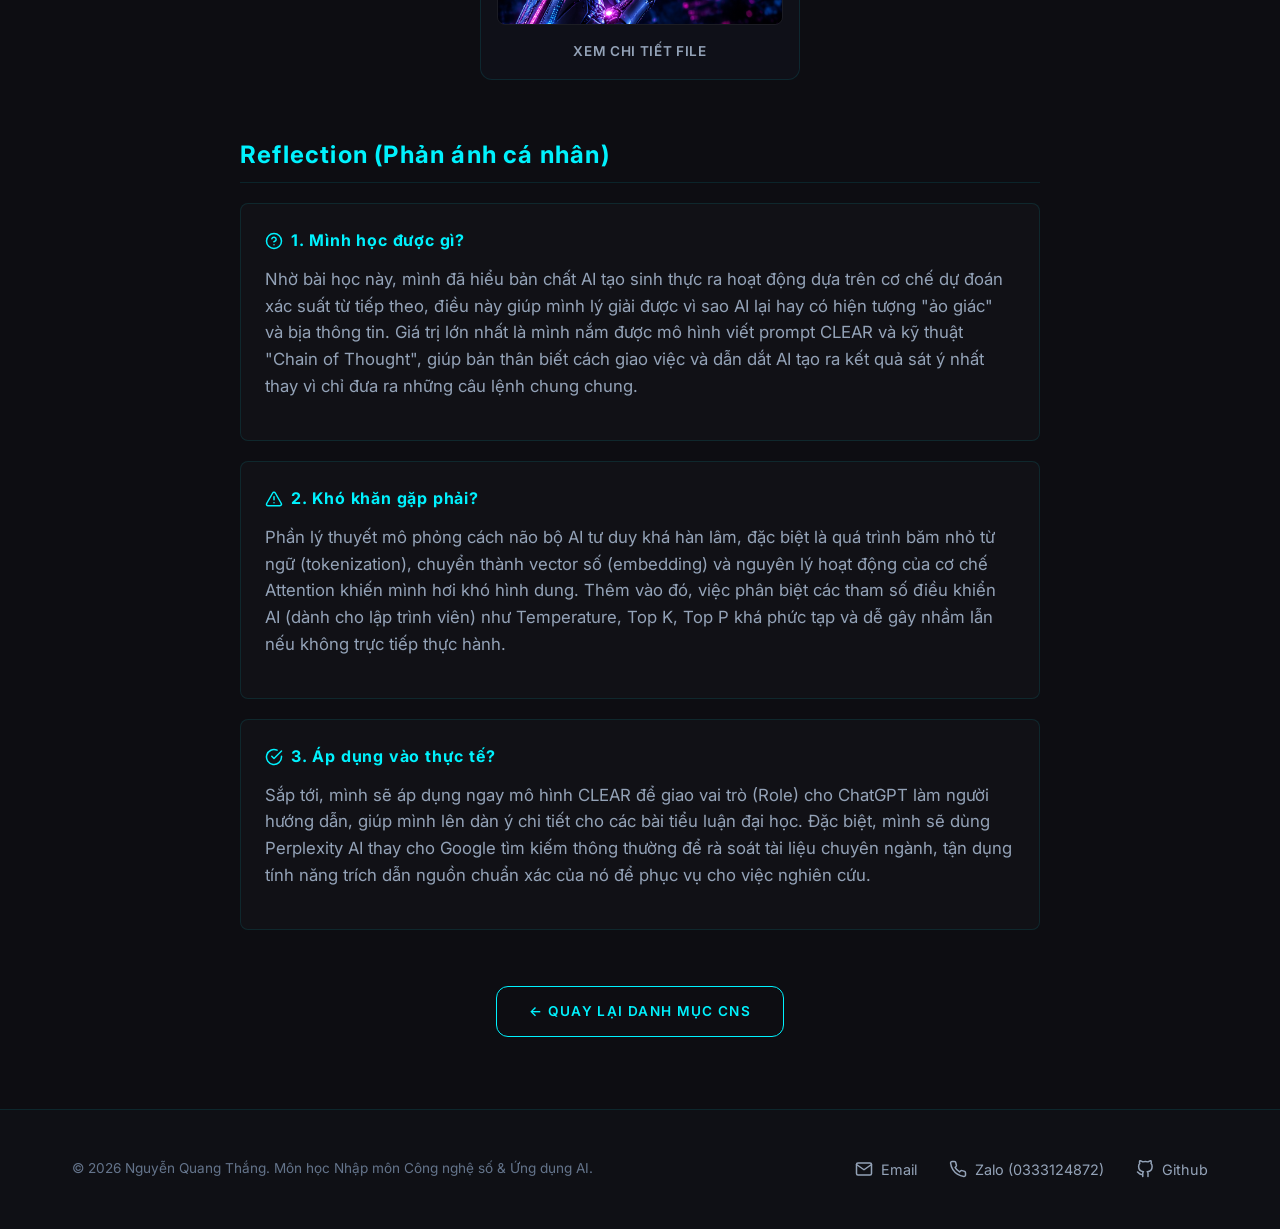
<file: bai3.html>
<!DOCTYPE html>
<html lang="vi">
<head>
    <meta charset="UTF-8">
    <meta name="viewport" content="width=device-width, initial-scale=1.0">
    <meta name="description" content="Bài 3: Tổng quan về Trí tuệ nhân tạo (AI) - Nguyễn Quang Thắng. Nội dung lý thuyết, bài tập thực hành và Reflection.">
    <title>Bài 3: Tổng quan về Trí tuệ nhân tạo (AI) | Nguyễn Quang Thắng</title>
    <link rel="icon" type="image/x-icon" href="assets/images/avatar.jpg">
    <!-- Open Graph / Facebook -->
    <meta property="og:type" content="website">
    <meta property="og:url" content="https://lionels-kayden.github.io/bai3.html">
    <meta property="og:title" content="Bài 3: Tổng quan về Trí tuệ nhân tạo (AI) | Digital Portfolio | Nguyễn Quang Thắng">
    <meta property="og:description" content="Bài 3: Tổng quan về Trí tuệ nhân tạo (AI) - Nguyễn Quang Thắng. Nội dung lý thuyết, bài tập thực hành và Reflection.">
    <meta property="og:image" content="https://via.placeholder.com/1200x630/0f111a/00f2fe?text=Nguyen+Quang+Thang+Portfolio">
        <!-- Google Fonts -->
    <link rel="preconnect" href="https://fonts.googleapis.com">
    <link rel="preconnect" href="https://fonts.gstatic.com" crossorigin>
    <link href="https://fonts.googleapis.com/css2?family=Inter:wght@300;400;500;600;700&display=swap" rel="stylesheet">

    <!-- CSS Style Link -->
    <link rel="stylesheet" href="css/style.css">
</head>
<body class="page-fade-in">
    <!-- Background Elements -->
    <div class="glow-orb orb-1"></div>
    <div class="glow-orb orb-2"></div>

    <!-- Header & Navigation -->
    <header class="header" id="header">
        <nav class="navbar" id="navbar">
            <a href="index.html" class="logo" id="logoLink">Digital Portfolio</a>
            
            <div class="hamburger" id="navToggleBtn" aria-label="Toggle Navigation Menu">
                <span></span>
                <span></span>
                <span></span>
            </div>

            <ul class="nav-menu" id="navMenu">
                <li><a href="index.html" class="nav-link" id="navHome">Trang chủ</a></li>
                <li><a href="about.html" class="nav-link" id="navAbout">Về tôi</a></li>
                <li><a href="journey.html" class="nav-link" id="navJourney">Hành trình học tập</a></li>
                <li><a href="skills.html" class="nav-link" id="navSkills">Kỹ năng</a></li>
                <li><a href="contact.html" class="nav-link" id="navContact">Liên hệ</a></li>
            </ul>
        </nav>
    </header>

    <!-- Main Container -->
    <main class="container">
        <!-- Hero Section (Cyber Minimalist, căn giữa, trong suốt) -->
        <section class="lesson-hero" id="lessonHero">
            <div class="subtitle" id="lessonHeroSubtitle">MÔN HỌC: CÔNG NGHỆ SỐ (CNS)</div>
            <h1 id="lessonHeroTitle">Bài 3: Tổng quan về Trí tuệ nhân tạo (AI)</h1>
            <p id="lessonHeroDesc">
                Thời gian: Tuần 5 - 6
            </p>
        </section>
        <div class="neon-divider" id="lessonDivider"></div>

        <!-- Main Content (Căn trái, max-width hẹp 800px) -->
        <div class="article-container" id="lessonContent">
            <!-- Phần 1: Nội dung đã học -->
            <article class="article-section" id="sectionLearned">
                <h3 id="titleLearned">Nội dung đã học</h3>
                <p>Trong bài học này, tôi đã khám phá và nắm vững các nguyên lý cốt lõi về Trí tuệ nhân tạo:</p>
                <div class="cyber-grid" id="gridLearned">
                    <div class="cyber-item">
                        <strong class="cyber-item-title">Lịch sử và các khái niệm cốt lõi của AI:</strong>
                        <p class="cyber-item-desc">Nắm vững 4 giai đoạn phát triển và phân biệt rõ mối quan hệ phân cấp giữa Trí tuệ nhân tạo (AI), Học máy (Machine Learning), Học sâu (Deep Learning) và đột phá hiện tại là AI tạo sinh (Generative AI).</p>
                    </div>
                    <div class="cyber-item">
                        <strong class="cyber-item-title">Vai trò và thách thức của AI đối với năng lực số:</strong>
                        <p class="cyber-item-desc">Hiểu cách AI hỗ trợ như một gia sư cá nhân, trợ lý nghiên cứu và đối tác sáng tạo, đồng thời nhận diện được các rủi ro nguy hiểm như thông tin sai lệch (ảo giác), sự thiên vị dữ liệu và nguy cơ xói mòn kỹ năng tư duy phản biện của người học.</p>
                    </div>
                    <div class="cyber-item">
                        <strong class="cyber-item-title">Kỹ thuật viết câu lệnh (Prompt Engineering):</strong>
                        <p class="cyber-item-desc">Làm chủ mô hình CLEAR (Context, Role, Explicit instructions, Audience, Refine) giúp cấu trúc câu lệnh rõ ràng, mạch lạc. Bỏ túi các kỹ thuật nâng cao như Zero-shot, Few-shot (đưa ra ví dụ mẫu) và Chain-of-Thought (yêu cầu AI suy nghĩ từng bước) để xử lý các bài toán logic.</p>
                    </div>
                    <div class="cyber-item">
                        <strong class="cyber-item-title">Hệ sinh thái công cụ AI:</strong>
                        <p class="cyber-item-desc">Nắm bắt được thế mạnh riêng của từng công cụ như ChatGPT (đa năng, đối thoại nhiều lượt), Gemini/Copilot (tích hợp sâu vào Google Workspace/Microsoft 365), Perplexity (tối ưu cho nghiên cứu học thuật có trích dẫn) và Grok (cập nhật thông tin thời gian thực).</p>
                    </div>
                </div>
            </article>

            <!-- Phần 2: Bài tập & Sản phẩm -->
            <article class="article-section" id="sectionAssignment">
                <h3 id="titleAssignment">Bài tập & Sản phẩm</h3>
                <div class="file-preview-card" onclick="openPdfAnimated(event, 'assets/files/bai3.pdf')">
                    <img src="assets/images/demo-bai3.png" alt="Demo Bài học">
                    <p>XEM CHI TIẾT FILE</p>
                </div>
            </article>

            <!-- Phần 3: Reflection (Phản ánh cá nhân) -->
            <article class="article-section" id="sectionReflection">
                <h3 id="titleReflection">Reflection (Phản ánh cá nhân)</h3>
                <div class="reflection-grid" id="reflectionGrid">
                    <div class="reflection-item-card" id="refCard1">
                        <h4>
                            <svg width="18" height="18" viewBox="0 0 24 24" fill="none" stroke="currentColor" stroke-width="2" stroke-linecap="round" stroke-linejoin="round">
                                <circle cx="12" cy="12" r="10"/>
                                <path d="M9.09 9a3 3 0 0 1 5.83 1c0 2-3 3-3 3"/>
                                <line x1="12" y1="17" x2="12.01" y2="17"/>
                            </svg>
                            1. Mình học được gì?
                        </h4>
                        <p>
                            Nhờ bài học này, mình đã hiểu bản chất AI tạo sinh thực ra hoạt động dựa trên cơ chế dự đoán xác suất từ tiếp theo, điều này giúp mình lý giải được vì sao AI lại hay có hiện tượng "ảo giác" và bịa thông tin. Giá trị lớn nhất là mình nắm được mô hình viết prompt CLEAR và kỹ thuật "Chain of Thought", giúp bản thân biết cách giao việc và dẫn dắt AI tạo ra kết quả sát ý nhất thay vì chỉ đưa ra những câu lệnh chung chung.
                        </p>
                    </div>
                    <div class="reflection-item-card" id="refCard2">
                        <h4>
                            <svg width="18" height="18" viewBox="0 0 24 24" fill="none" stroke="currentColor" stroke-width="2" stroke-linecap="round" stroke-linejoin="round">
                                <path d="m21.73 18-8-14a2 2 0 0 0-3.48 0l-8 14A2 2 0 0 0 4 21h16a2 2 0 0 0 1.73-3Z"/>
                                <line x1="12" y1="9" x2="12" y2="13"/>
                                <line x1="12" y1="17" x2="12.01" y2="17"/>
                            </svg>
                            2. Khó khăn gặp phải?
                        </h4>
                        <p>
                            Phần lý thuyết mô phỏng cách não bộ AI tư duy khá hàn lâm, đặc biệt là quá trình băm nhỏ từ ngữ (tokenization), chuyển thành vector số (embedding) và nguyên lý hoạt động của cơ chế Attention khiến mình hơi khó hình dung. Thêm vào đó, việc phân biệt các tham số điều khiển AI (dành cho lập trình viên) như Temperature, Top K, Top P khá phức tạp và dễ gây nhầm lẫn nếu không trực tiếp thực hành.
                        </p>
                    </div>
                    <div class="reflection-item-card" id="refCard3">
                        <h4>
                            <svg width="18" height="18" viewBox="0 0 24 24" fill="none" stroke="currentColor" stroke-width="2" stroke-linecap="round" stroke-linejoin="round">
                                <path d="M22 11.08V12a10 10 0 1 1-5.93-9.14"/>
                                <polyline points="22 4 12 14.01 9 11.01"/>
                            </svg>
                            3. Áp dụng vào thực tế?
                        </h4>
                        <p>
                            Sắp tới, mình sẽ áp dụng ngay mô hình CLEAR để giao vai trò (Role) cho ChatGPT làm người hướng dẫn, giúp mình lên dàn ý chi tiết cho các bài tiểu luận đại học. Đặc biệt, mình sẽ dùng Perplexity AI thay cho Google tìm kiếm thông thường để rà soát tài liệu chuyên ngành, tận dụng tính năng trích dẫn nguồn chuẩn xác của nó để phục vụ cho việc nghiên cứu.
                        </p>
                    </div>
                </div>
            </article>
            
            <!-- Navigation back -->
            <div style="margin-top: 3rem; text-align: center;">
                <a href="cns.html" class="hero-btn outline" id="btnBackToCNS">← Quay lại danh mục CNS</a>
            </div>
        </div>
    </main>

    <!-- Footer -->
    <footer class="footer" id="footer">
        <div class="footer-content" id="footerContent">
            <div class="footer-left" id="footerLeft">
                <p id="copyright">© 2026 Nguyễn Quang Thắng. Môn học Nhập môn Công nghệ số & Ứng dụng AI.</p>
            </div>
            <div class="footer-contacts" id="footerContacts">
                <a href="mailto:nguyenquangthang8827@gmail.com" class="contact-link" id="contactEmail">
                    <svg width="18" height="18" viewBox="0 0 24 24" fill="none" stroke="currentColor" stroke-width="2" stroke-linecap="round" stroke-linejoin="round">
                        <path d="M4 4h16c1.1 0 2 .9 2 2v12c0 1.1-.9 2-2 2H4c-1.1 0-2-.9-2-2V6c0-1.1.9-2 2-2z" />
                        <polyline points="22,6 12,13 2,6" />
                    </svg>
                    Email
                </a>
                <a href="tel:0333124872" class="contact-link" id="contactZalo">
                    <svg width="18" height="18" viewBox="0 0 24 24" fill="none" stroke="currentColor" stroke-width="2" stroke-linecap="round" stroke-linejoin="round">
                        <path d="M22 16.92v3a2 2 0 0 1-2.18 2 19.79 19.79 0 0 1-8.63-3.07 19.5 19.5 0 0 1-6-6 19.79 19.79 0 0 1-3.07-8.67A2 2 0 0 1 4.11 2h3a2 2 0 0 1 2 1.72 12.84 12.84 0 0 0 .7 2.81 2 2 0 0 1-.45 2.11L8.09 9.91a16 16 0 0 0 6 6l1.27-1.27a2 2 0 0 1 2.11-.45 12.84 12.84 0 0 0 2.81.7A2 2 0 0 1 22 16.92z" />
                    </svg>
                    Zalo (0333124872)
                </a>
                <a href="https://github.com/lionels-kayden" target="_blank" rel="noopener noreferrer" class="contact-link" id="contactGithub">
                    <svg width="18" height="18" viewBox="0 0 24 24" fill="none" stroke="currentColor" stroke-width="2" stroke-linecap="round" stroke-linejoin="round">
                        <path d="M9 19c-5 1.5-5-2.5-7-3m14 6v-3.87a3.37 3.37 0 0 0-.94-2.61c3.14-.35 6.44-1.54 6.44-7A5.44 5.44 0 0 0 20 4.77 5.07 5.07 0 0 0 19.91 1S18.73.65 16 2.48a13.38 13.38 0 0 0-7 0C6.27.65 5.09 1 5.09 1A5.07 5.07 0 0 0 5 4.77a5.44 5.44 0 0 0-1.5 3.78c0 5.42 3.3 6.61 6.44 7A3.37 3.37 0 0 0 9 18.13V22" />
                    </svg>
                    Github
                </a>
            </div>
        </div>
    </footer>

    <div id="pdfModal" class="pdf-modal">
        <div id="modalContent" class="modal-content">
            <span class="close-btn" onclick="closePdfAnimated()">&times;</span>
            <iframe id="pdfViewer" src="" width="100%" height="100%" frameborder="0"></iframe>
        </div>
    </div>

    <!-- Back to Top Button -->
    <button class="back-to-top" id="backToTop" title="Cuộn về đầu trang">&#8593;</button>

    <!-- Main JavaScript Link -->
    <script src="js/main.js"></script>
</body>
</html>
</file>
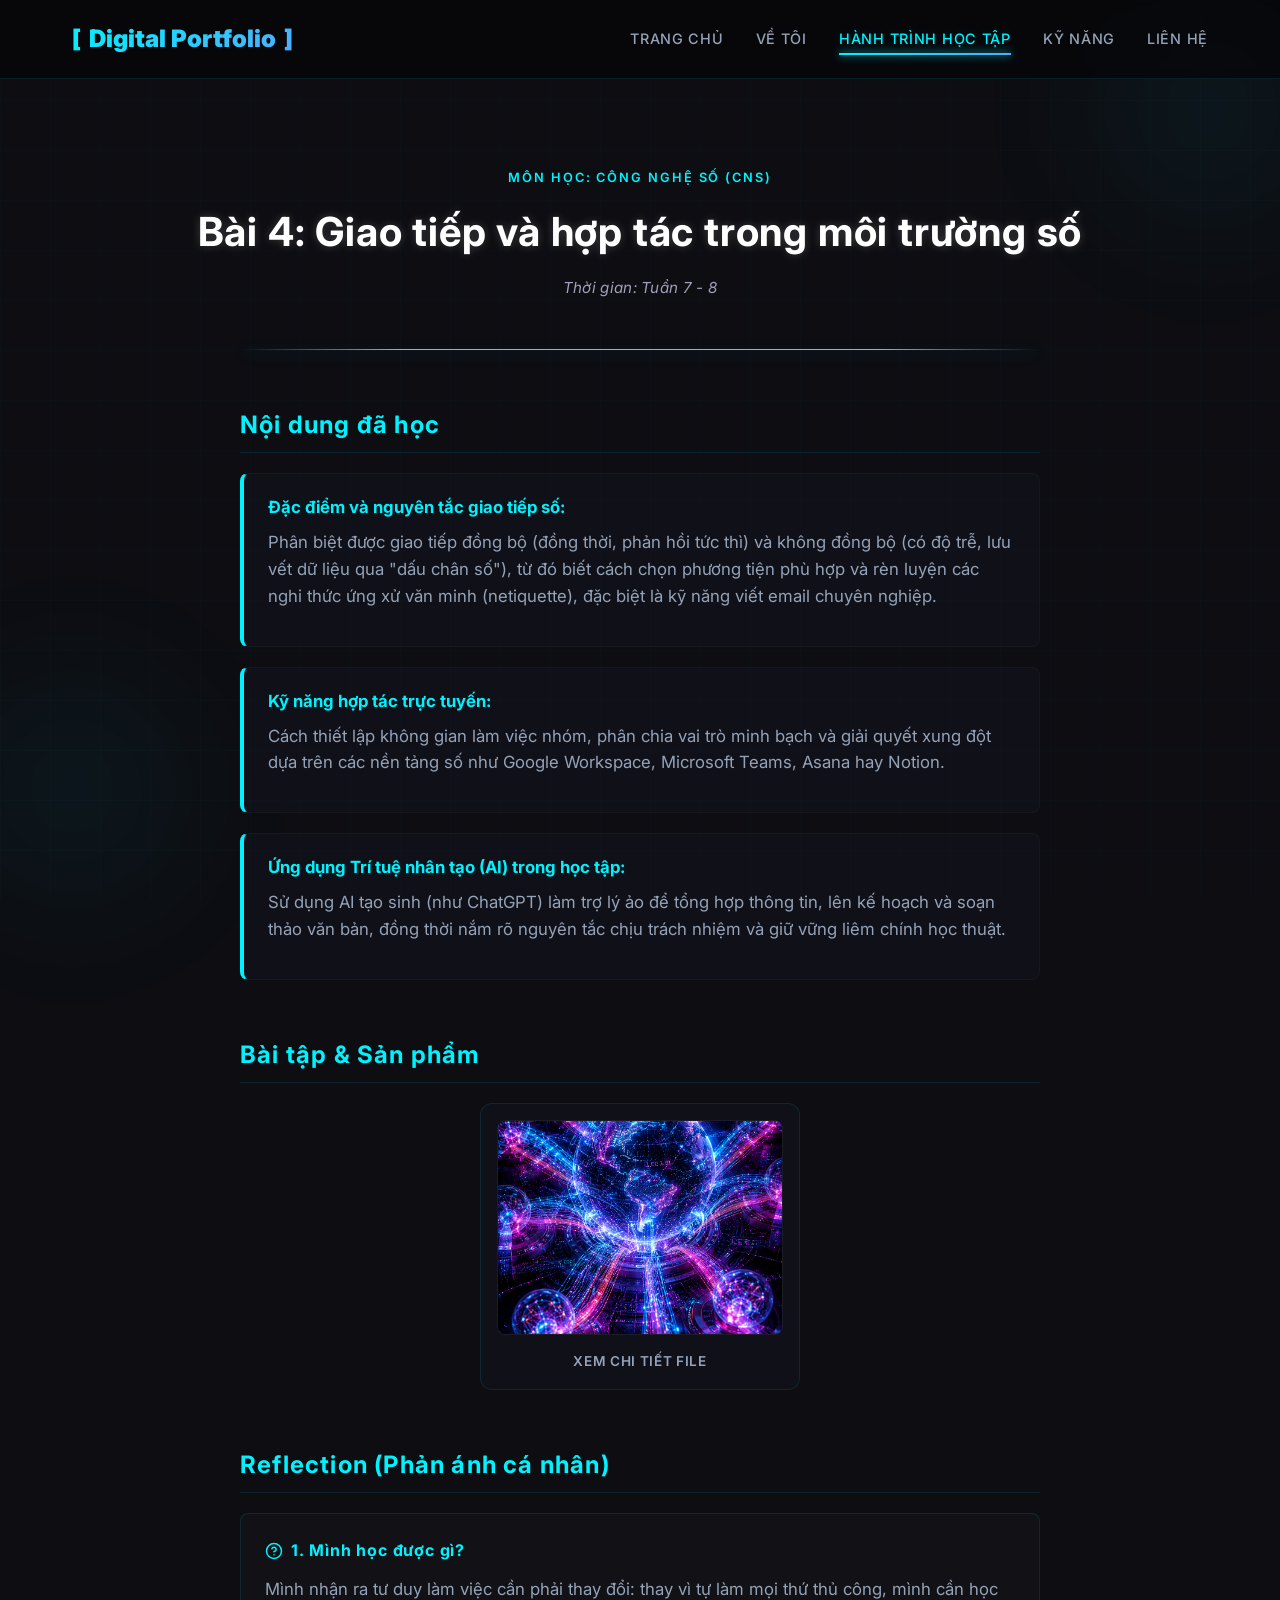
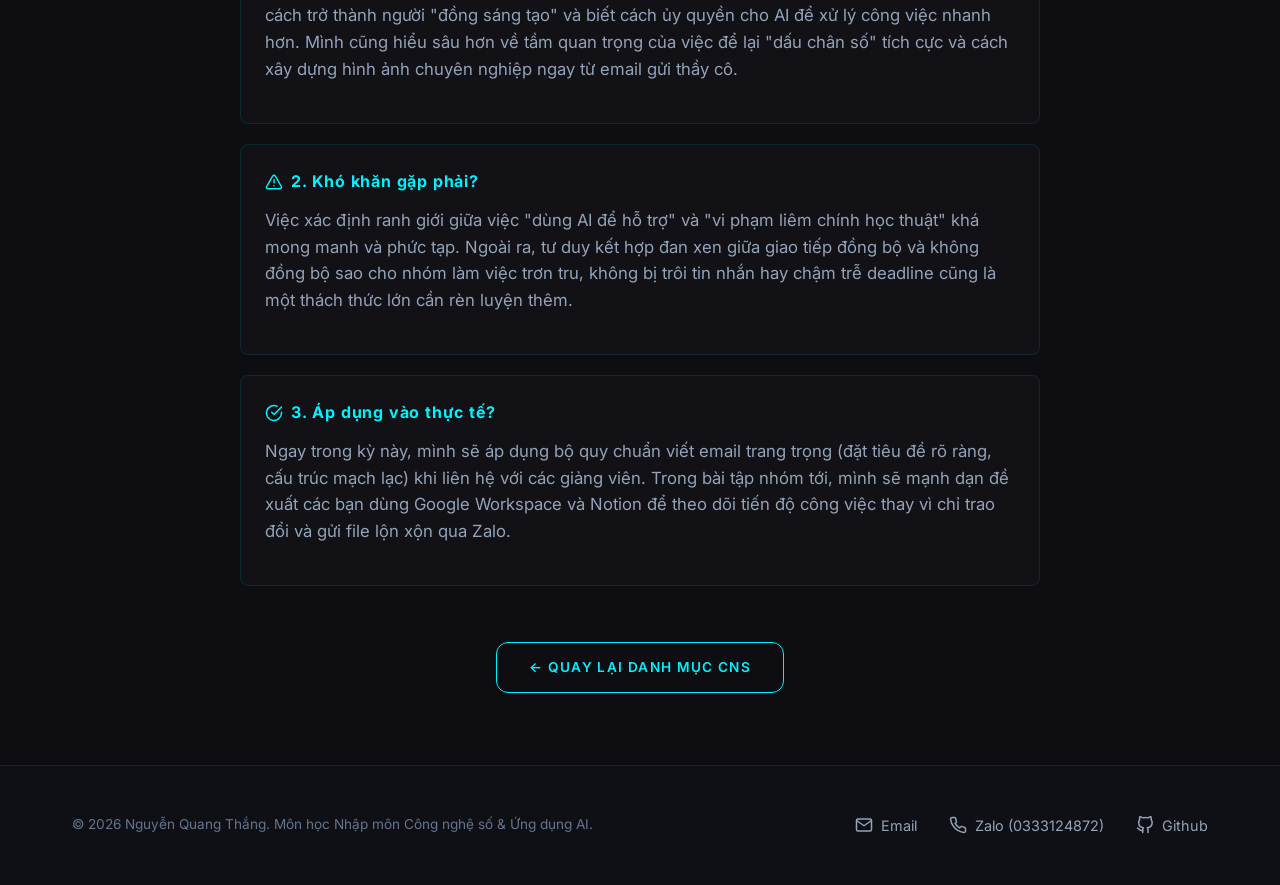
<file: bai4.html>
<!DOCTYPE html>
<html lang="vi">
<head>
    <meta charset="UTF-8">
    <meta name="viewport" content="width=device-width, initial-scale=1.0">
    <meta name="description" content="Bài 4: Giao tiếp và hợp tác trong môi trường số - Nguyễn Quang Thắng. Nội dung lý thuyết, bài tập thực hành và Reflection.">
    <title>Bài 4: Giao tiếp và hợp tác trong môi trường số | Nguyễn Quang Thắng</title>
    <link rel="icon" type="image/x-icon" href="assets/images/avatar.jpg">
    <!-- Open Graph / Facebook -->
    <meta property="og:type" content="website">
    <meta property="og:url" content="https://lionels-kayden.github.io/bai4.html">
    <meta property="og:title" content="Bài 4: Giao tiếp và hợp tác trong môi trường số | Digital Portfolio | Nguyễn Quang Thắng">
    <meta property="og:description" content="Bài 4: Giao tiếp và hợp tác trong môi trường số - Nguyễn Quang Thắng. Nội dung lý thuyết, bài tập thực hành và Reflection.">
    <meta property="og:image" content="https://via.placeholder.com/1200x630/0f111a/00f2fe?text=Nguyen+Quang+Thang+Portfolio">
        <!-- Google Fonts -->
    <link rel="preconnect" href="https://fonts.googleapis.com">
    <link rel="preconnect" href="https://fonts.gstatic.com" crossorigin>
    <link href="https://fonts.googleapis.com/css2?family=Inter:wght@300;400;500;600;700&display=swap" rel="stylesheet">

    <!-- CSS Style Link -->
    <link rel="stylesheet" href="css/style.css">
</head>
<body class="page-fade-in">
    <!-- Background Elements -->
    <div class="glow-orb orb-1"></div>
    <div class="glow-orb orb-2"></div>

    <!-- Header & Navigation -->
    <header class="header" id="header">
        <nav class="navbar" id="navbar">
            <a href="index.html" class="logo" id="logoLink">Digital Portfolio</a>
            
            <div class="hamburger" id="navToggleBtn" aria-label="Toggle Navigation Menu">
                <span></span>
                <span></span>
                <span></span>
            </div>

            <ul class="nav-menu" id="navMenu">
                <li><a href="index.html" class="nav-link" id="navHome">Trang chủ</a></li>
                <li><a href="about.html" class="nav-link" id="navAbout">Về tôi</a></li>
                <li><a href="journey.html" class="nav-link" id="navJourney">Hành trình học tập</a></li>
                <li><a href="skills.html" class="nav-link" id="navSkills">Kỹ năng</a></li>
                <li><a href="contact.html" class="nav-link" id="navContact">Liên hệ</a></li>
            </ul>
        </nav>
    </header>

    <!-- Main Container -->
    <main class="container">
        <!-- Hero Section (Cyber Minimalist, căn giữa, trong suốt) -->
        <section class="lesson-hero" id="lessonHero">
            <div class="subtitle" id="lessonHeroSubtitle">MÔN HỌC: CÔNG NGHỆ SỐ (CNS)</div>
            <h1 id="lessonHeroTitle">Bài 4: Giao tiếp và hợp tác trong môi trường số</h1>
            <p id="lessonHeroDesc">Thời gian: Tuần 7 - 8</p>
        </section>
        <div class="neon-divider" id="lessonDivider"></div>

        <!-- Main Content (Căn trái, max-width hẹp 800px) -->
        <div class="article-container" id="lessonContent">
            <!-- Phần 1: Nội dung đã học -->
            <article class="article-section" id="sectionLearned">
                <h3 id="titleLearned">Nội dung đã học</h3>
                <div class="cyber-grid" id="gridLearned">
                    <div class="cyber-item">
                        <strong class="cyber-item-title">Đặc điểm và nguyên tắc giao tiếp số:</strong>
                        <p class="cyber-item-desc">Phân biệt được giao tiếp đồng bộ (đồng thời, phản hồi tức thì) và không đồng bộ (có độ trễ, lưu vết dữ liệu qua "dấu chân số"), từ đó biết cách chọn phương tiện phù hợp và rèn luyện các nghi thức ứng xử văn minh (netiquette), đặc biệt là kỹ năng viết email chuyên nghiệp.</p>
                    </div>
                    <div class="cyber-item">
                        <strong class="cyber-item-title">Kỹ năng hợp tác trực tuyến:</strong>
                        <p class="cyber-item-desc">Cách thiết lập không gian làm việc nhóm, phân chia vai trò minh bạch và giải quyết xung đột dựa trên các nền tảng số như Google Workspace, Microsoft Teams, Asana hay Notion.</p>
                    </div>
                    <div class="cyber-item">
                        <strong class="cyber-item-title">Ứng dụng Trí tuệ nhân tạo (AI) trong học tập:</strong>
                        <p class="cyber-item-desc">Sử dụng AI tạo sinh (như ChatGPT) làm trợ lý ảo để tổng hợp thông tin, lên kế hoạch và soạn thảo văn bản, đồng thời nắm rõ nguyên tắc chịu trách nhiệm và giữ vững liêm chính học thuật.</p>
                    </div>
                </div>
            </article>

            <!-- Phần 2: Bài tập & Sản phẩm -->
            <article class="article-section" id="sectionAssignment">
                <h3 id="titleAssignment">Bài tập & Sản phẩm</h3>
                <div class="file-preview-card" onclick="openPdfAnimated(event, 'assets/files/bai4.pdf')">
                    <img src="assets/images/demo-bai4.png" alt="Demo Bài học">
                    <p>XEM CHI TIẾT FILE</p>
                </div>
            </article>

            <!-- Phần 3: Phản ánh cá nhân (Reflection) -->
            <article class="article-section" id="sectionReflection">
                <h3 id="titleReflection">Reflection (Phản ánh cá nhân)</h3>
                <div class="reflection-grid" id="reflectionGrid">
                    <div class="reflection-item-card" id="refCard1">
                        <h4>
                            <svg width="18" height="18" viewBox="0 0 24 24" fill="none" stroke="currentColor" stroke-width="2" stroke-linecap="round" stroke-linejoin="round">
                                <circle cx="12" cy="12" r="10"/>
                                <path d="M9.09 9a3 3 0 0 1 5.83 1c0 2-3 3-3 3"/>
                                <line x1="12" y1="17" x2="12.01" y2="17"/>
                            </svg>
                            1. Mình học được gì?
                        </h4>
                        <p>
                            Mình nhận ra tư duy làm việc cần phải thay đổi: thay vì tự làm mọi thứ thủ công, mình cần học cách trở thành người "đồng sáng tạo" và biết cách ủy quyền cho AI để xử lý công việc nhanh hơn. Mình cũng hiểu sâu hơn về tầm quan trọng của việc để lại "dấu chân số" tích cực và cách xây dựng hình ảnh chuyên nghiệp ngay từ email gửi thầy cô.
                        </p>
                    </div>
                    <div class="reflection-item-card" id="refCard2">
                        <h4>
                            <svg width="18" height="18" viewBox="0 0 24 24" fill="none" stroke="currentColor" stroke-width="2" stroke-linecap="round" stroke-linejoin="round">
                                <path d="m21.73 18-8-14a2 2 0 0 0-3.48 0l-8 14A2 2 0 0 0 4 21h16a2 2 0 0 0 1.73-3Z"/>
                                <line x1="12" y1="9" x2="12" y2="13"/>
                                <line x1="12" y1="17" x2="12.01" y2="17"/>
                            </svg>
                            2. Khó khăn gặp phải?
                        </h4>
                        <p>
                            Việc xác định ranh giới giữa việc "dùng AI để hỗ trợ" và "vi phạm liêm chính học thuật" khá mong manh và phức tạp. Ngoài ra, tư duy kết hợp đan xen giữa giao tiếp đồng bộ và không đồng bộ sao cho nhóm làm việc trơn tru, không bị trôi tin nhắn hay chậm trễ deadline cũng là một thách thức lớn cần rèn luyện thêm.
                        </p>
                    </div>
                    <div class="reflection-item-card" id="refCard3">
                        <h4>
                            <svg width="18" height="18" viewBox="0 0 24 24" fill="none" stroke="currentColor" stroke-width="2" stroke-linecap="round" stroke-linejoin="round">
                                <path d="M22 11.08V12a10 10 0 1 1-5.93-9.14"/>
                                <polyline points="22 4 12 14.01 9 11.01"/>
                            </svg>
                            3. Áp dụng vào thực tế?
                        </h4>
                        <p>
                            Ngay trong kỳ này, mình sẽ áp dụng bộ quy chuẩn viết email trang trọng (đặt tiêu đề rõ ràng, cấu trúc mạch lạc) khi liên hệ với các giảng viên. Trong bài tập nhóm tới, mình sẽ mạnh dạn đề xuất các bạn dùng Google Workspace và Notion để theo dõi tiến độ công việc thay vì chỉ trao đổi và gửi file lộn xộn qua Zalo.
                        </p>
                    </div>
                </div>
            </article>
            
            <!-- Navigation back -->
            <div style="margin-top: 3rem; text-align: center;">
                <a href="cns.html" class="hero-btn outline" id="btnBackToCNS">← Quay lại danh mục CNS</a>
            </div>
        </div>
    </main>

    <!-- Footer -->
    <footer class="footer" id="footer">
        <div class="footer-content" id="footerContent">
            <div class="footer-left" id="footerLeft">
                <p id="copyright">© 2026 Nguyễn Quang Thắng. Môn học Nhập môn Công nghệ số & Ứng dụng AI.</p>
            </div>
            <div class="footer-contacts" id="footerContacts">
                <a href="mailto:nguyenquangthang8827@gmail.com" class="contact-link" id="contactEmail">
                    <svg width="18" height="18" viewBox="0 0 24 24" fill="none" stroke="currentColor" stroke-width="2" stroke-linecap="round" stroke-linejoin="round">
                        <path d="M4 4h16c1.1 0 2 .9 2 2v12c0 1.1-.9 2-2 2H4c-1.1 0-2-.9-2-2V6c0-1.1.9-2 2-2z" />
                        <polyline points="22,6 12,13 2,6" />
                    </svg>
                    Email
                </a>
                <a href="tel:0333124872" class="contact-link" id="contactZalo">
                    <svg width="18" height="18" viewBox="0 0 24 24" fill="none" stroke="currentColor" stroke-width="2" stroke-linecap="round" stroke-linejoin="round">
                        <path d="M22 16.92v3a2 2 0 0 1-2.18 2 19.79 19.79 0 0 1-8.63-3.07 19.5 19.5 0 0 1-6-6 19.79 19.79 0 0 1-3.07-8.67A2 2 0 0 1 4.11 2h3a2 2 0 0 1 2 1.72 12.84 12.84 0 0 0 .7 2.81 2 2 0 0 1-.45 2.11L8.09 9.91a16 16 0 0 0 6 6l1.27-1.27a2 2 0 0 1 2.11-.45 12.84 12.84 0 0 0 2.81.7A2 2 0 0 1 22 16.92z" />
                    </svg>
                    Zalo (0333124872)
                </a>
                <a href="https://github.com/lionels-kayden" target="_blank" rel="noopener noreferrer" class="contact-link" id="contactGithub">
                    <svg width="18" height="18" viewBox="0 0 24 24" fill="none" stroke="currentColor" stroke-width="2" stroke-linecap="round" stroke-linejoin="round">
                        <path d="M9 19c-5 1.5-5-2.5-7-3m14 6v-3.87a3.37 3.37 0 0 0-.94-2.61c3.14-.35 6.44-1.54 6.44-7A5.44 5.44 0 0 0 20 4.77 5.07 5.07 0 0 0 19.91 1S18.73.65 16 2.48a13.38 13.38 0 0 0-7 0C6.27.65 5.09 1 5.09 1A5.07 5.07 0 0 0 5 4.77a5.44 5.44 0 0 0-1.5 3.78c0 5.42 3.3 6.61 6.44 7A3.37 3.37 0 0 0 9 18.13V22" />
                    </svg>
                    Github
                </a>
            </div>
        </div>
    </footer>

    <div id="pdfModal" class="pdf-modal">
        <div id="modalContent" class="modal-content">
            <span class="close-btn" onclick="closePdfAnimated()">&times;</span>
            <iframe id="pdfViewer" src="" width="100%" height="100%" frameborder="0"></iframe>
        </div>
    </div>

    <!-- Back to Top Button -->
    <button class="back-to-top" id="backToTop" title="Cuộn về đầu trang">&#8593;</button>

    <!-- Main JavaScript Link -->
    <script src="js/main.js"></script>
</body>
</html>
</file>
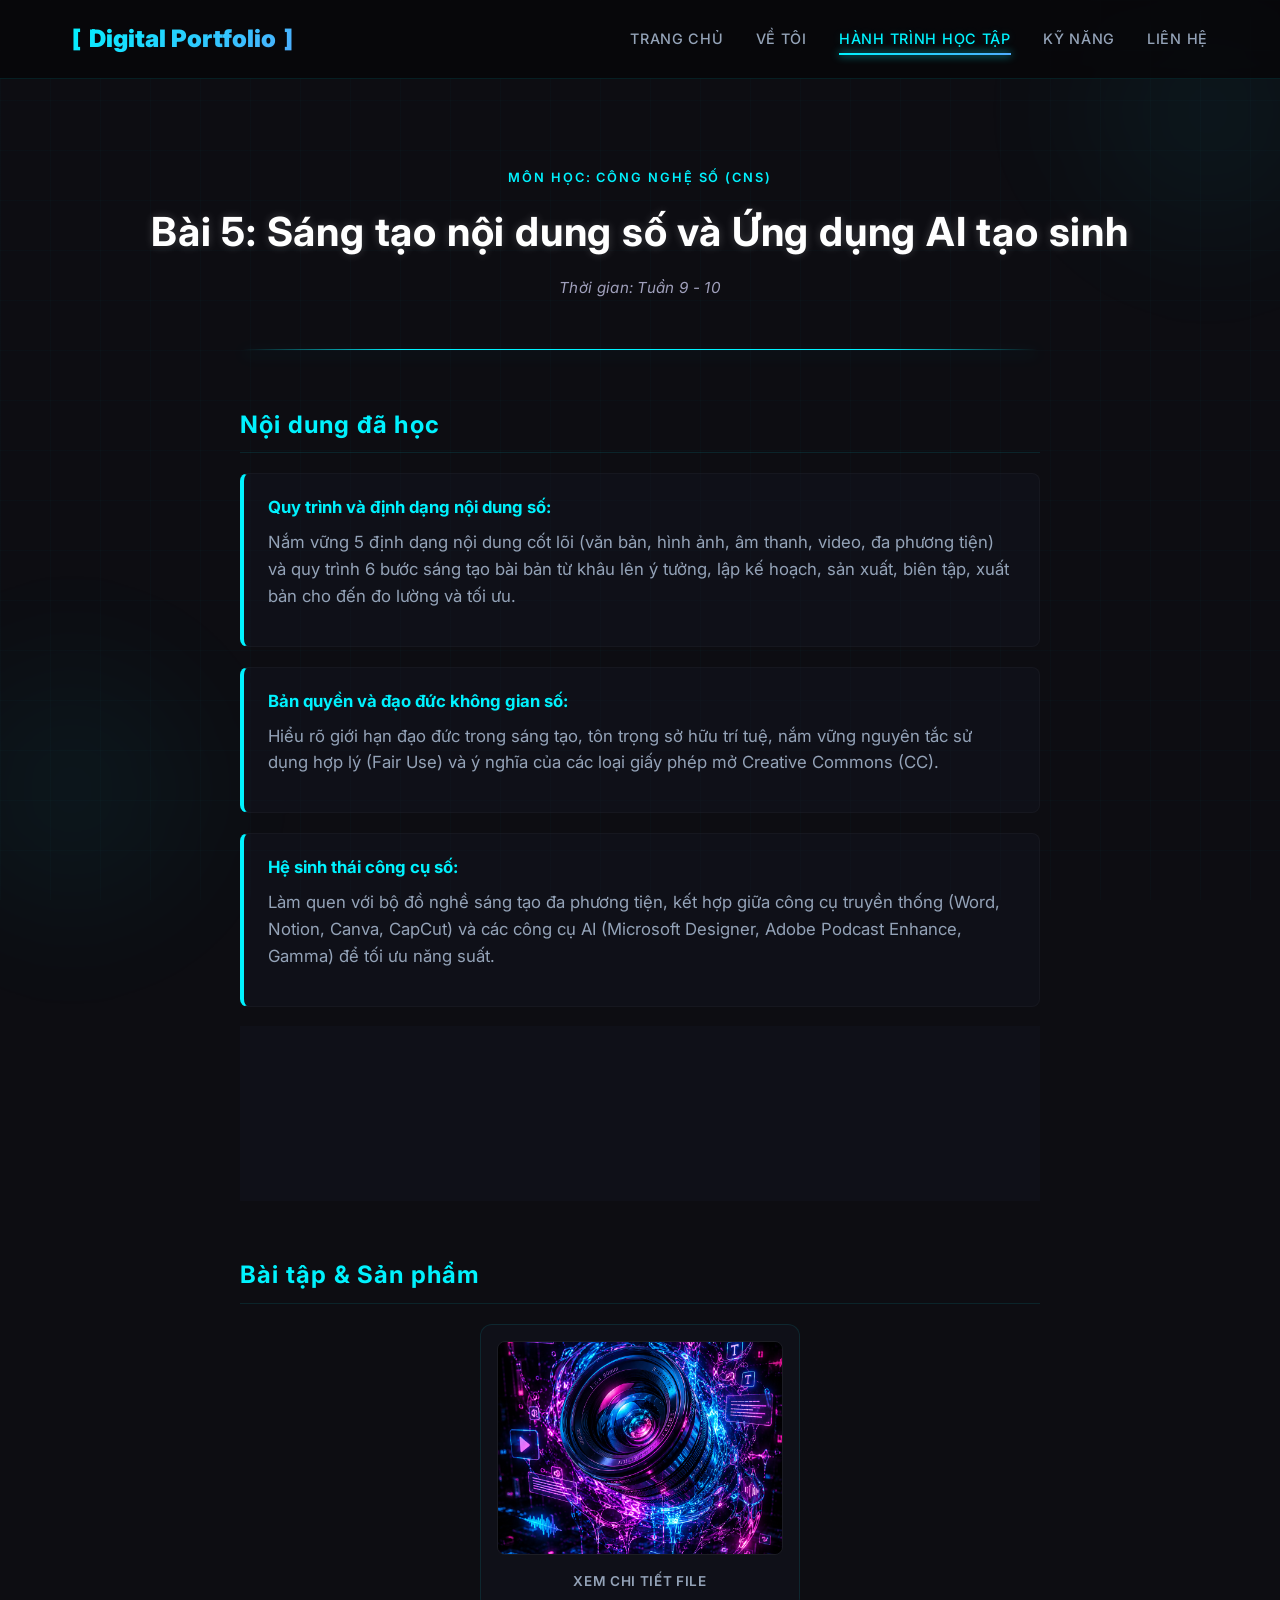
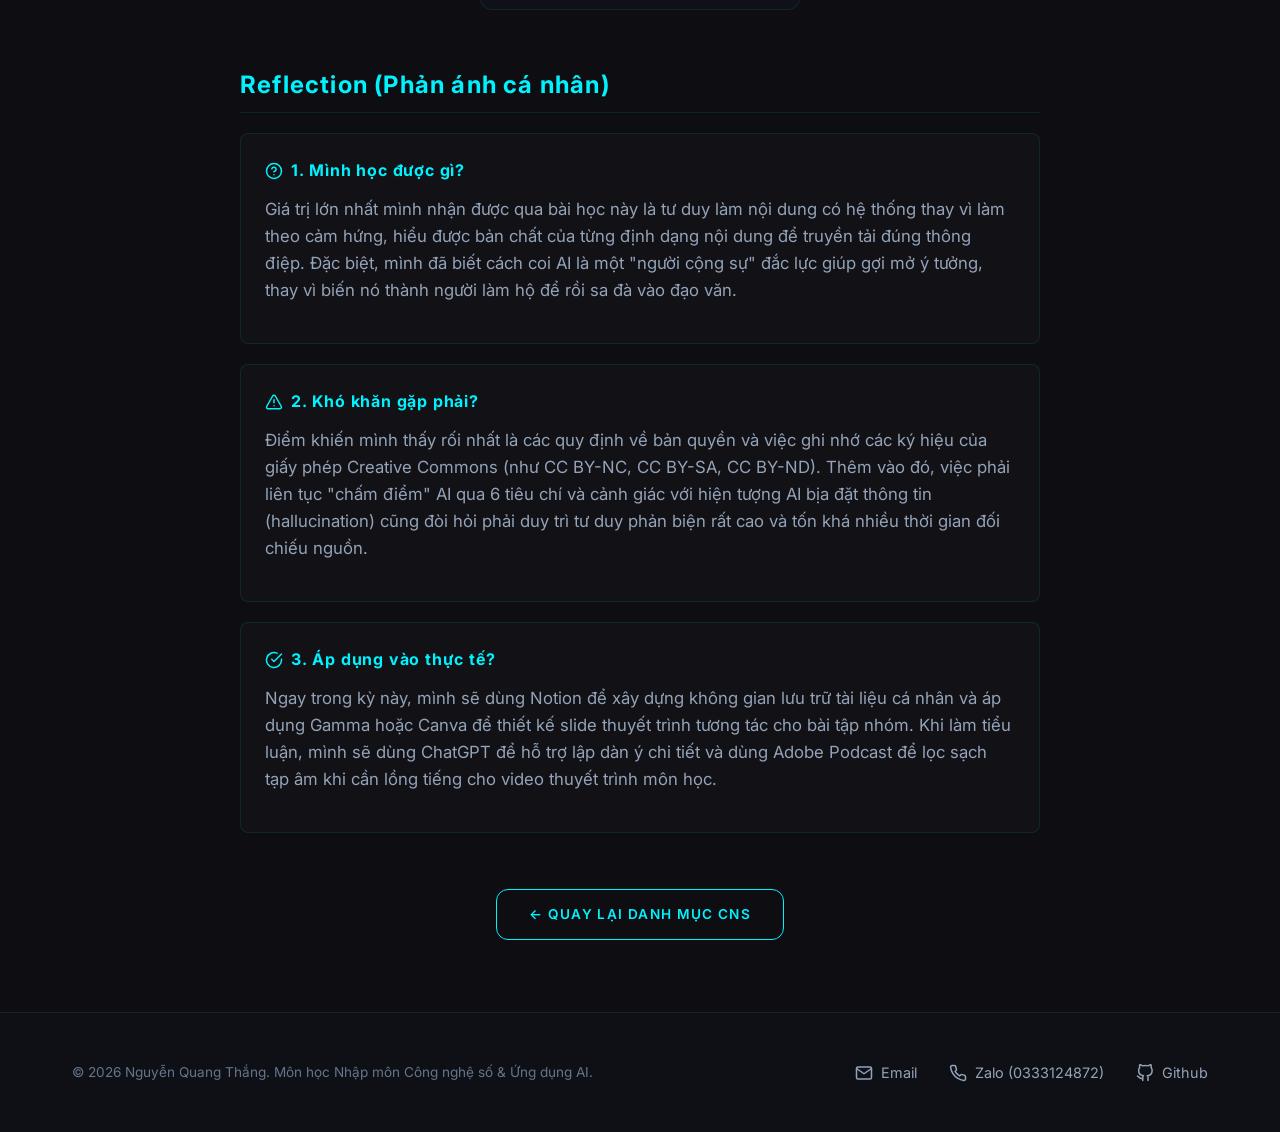
<file: bai5.html>
<!DOCTYPE html>
<html lang="vi">
<head>
    <meta charset="UTF-8">
    <meta name="viewport" content="width=device-width, initial-scale=1.0">
    <meta name="description" content="Bài 5: Sáng tạo nội dung số và Ứng dụng AI tạo sinh - Nguyễn Quang Thắng. Nội dung lý thuyết, bài tập thực hành và Reflection.">
    <title>Bài 5: Sáng tạo nội dung số và Ứng dụng AI tạo sinh | Nguyễn Quang Thắng</title>
    <link rel="icon" type="image/x-icon" href="assets/images/avatar.jpg">
    <!-- Open Graph / Facebook -->
    <meta property="og:type" content="website">
    <meta property="og:url" content="https://lionels-kayden.github.io/bai5.html">
    <meta property="og:title" content="Bài 5: Sáng tạo nội dung số và Ứng dụng AI tạo sinh | Digital Portfolio | Nguyễn Quang Thắng">
    <meta property="og:description" content="Bài 5: Sáng tạo nội dung số và Ứng dụng AI tạo sinh - Nguyễn Quang Thắng. Nội dung lý thuyết, bài tập thực hành và Reflection.">
    <meta property="og:image" content="https://via.placeholder.com/1200x630/0f111a/00f2fe?text=Nguyen+Quang+Thang+Portfolio">
        <!-- Google Fonts -->
    <link rel="preconnect" href="https://fonts.googleapis.com">
    <link rel="preconnect" href="https://fonts.gstatic.com" crossorigin>
    <link href="https://fonts.googleapis.com/css2?family=Inter:wght@300;400;500;600;700&display=swap" rel="stylesheet">

    <!-- CSS Style Link -->
    <link rel="stylesheet" href="css/style.css">
</head>
<body class="page-fade-in">
    <!-- Background Elements -->
    <div class="glow-orb orb-1"></div>
    <div class="glow-orb orb-2"></div>

    <!-- Header & Navigation -->
    <header class="header" id="header">
        <nav class="navbar" id="navbar">
            <a href="index.html" class="logo" id="logoLink">Digital Portfolio</a>
            
            <div class="hamburger" id="navToggleBtn" aria-label="Toggle Navigation Menu">
                <span></span>
                <span></span>
                <span></span>
            </div>

            <ul class="nav-menu" id="navMenu">
                <li><a href="index.html" class="nav-link" id="navHome">Trang chủ</a></li>
                <li><a href="about.html" class="nav-link" id="navAbout">Về tôi</a></li>
                <li><a href="journey.html" class="nav-link" id="navJourney">Hành trình học tập</a></li>
                <li><a href="skills.html" class="nav-link" id="navSkills">Kỹ năng</a></li>
                <li><a href="contact.html" class="nav-link" id="navContact">Liên hệ</a></li>
            </ul>
        </nav>
    </header>

    <!-- Main Container -->
    <main class="container">
        <!-- Hero Section (Cyber Minimalist, căn giữa, trong suốt) -->
        <section class="lesson-hero" id="lessonHero">
            <div class="subtitle" id="lessonHeroSubtitle">MÔN HỌC: CÔNG NGHỆ SỐ (CNS)</div>
            <h1 id="lessonHeroTitle">Bài 5: Sáng tạo nội dung số và Ứng dụng AI tạo sinh</h1>
            <p id="lessonHeroDesc">Thời gian: Tuần 9 - 10</p>
        </section>
        <div class="neon-divider" id="lessonDivider"></div>

        <!-- Main Content (Căn trái, max-width hẹp 800px) -->
        <div class="article-container" id="lessonContent">
            <!-- Phần 1: Nội dung đã học -->
            <article class="article-section" id="sectionLearned">
                <h3 id="titleLearned">Nội dung đã học</h3>
                <div class="cyber-grid" id="gridLearned">
                    <div class="cyber-item">
                        <strong class="cyber-item-title">Quy trình và định dạng nội dung số:</strong>
                        <p class="cyber-item-desc">Nắm vững 5 định dạng nội dung cốt lõi (văn bản, hình ảnh, âm thanh, video, đa phương tiện) và quy trình 6 bước sáng tạo bài bản từ khâu lên ý tưởng, lập kế hoạch, sản xuất, biên tập, xuất bản cho đến đo lường và tối ưu.</p>
                    </div>
                    <div class="cyber-item">
                        <strong class="cyber-item-title">Bản quyền và đạo đức không gian số:</strong>
                        <p class="cyber-item-desc">Hiểu rõ giới hạn đạo đức trong sáng tạo, tôn trọng sở hữu trí tuệ, nắm vững nguyên tắc sử dụng hợp lý (Fair Use) và ý nghĩa của các loại giấy phép mở Creative Commons (CC).</p>
                    </div>
                    <div class="cyber-item">
                        <strong class="cyber-item-title">Hệ sinh thái công cụ số:</strong>
                        <p class="cyber-item-desc">Làm quen với bộ đồ nghề sáng tạo đa phương tiện, kết hợp giữa công cụ truyền thống (Word, Notion, Canva, CapCut) và các công cụ AI (Microsoft Designer, Adobe Podcast Enhance, Gamma) để tối ưu năng suất.</p>
                    </div>
                    <div class="cyber-item">
                        <strong class="cyber-item-title">Ứng dụng AI tạo sinh có trách nhiệm:</strong>
                        <p class="cyber-item-desc">Biết cách dùng AI như một "bộ não phụ" để brainstorm, lên dàn ý hoặc viết nháp. Đồng thời nắm vững bộ 6 tiêu chí kiểm duyệt nội dung AI (chính xác, độc đáo, phù hợp, không thiên kiến, mạch lạc, minh bạch) để tránh vi phạm liêm chính học thuật.</p>
                    </div>
                </div>
            </article>

            <!-- Phần 2: Bài tập & Sản phẩm -->
            <article class="article-section" id="sectionAssignment">
                <h3 id="titleAssignment">Bài tập & Sản phẩm</h3>
                <div class="file-preview-card" onclick="openPdfAnimated(event, 'assets/files/bai5.pdf')">
                    <img src="assets/images/demo-bai5.png" alt="Demo Bài học">
                    <p>XEM CHI TIẾT FILE</p>
                </div>
            </article>

            <!-- Phần 3: Phản ánh cá nhân (Reflection) -->
            <article class="article-section" id="sectionReflection">
                <h3 id="titleReflection">Reflection (Phản ánh cá nhân)</h3>
                <div class="reflection-grid" id="reflectionGrid">
                    <div class="reflection-item-card" id="refCard1">
                        <h4>
                            <svg width="18" height="18" viewBox="0 0 24 24" fill="none" stroke="currentColor" stroke-width="2" stroke-linecap="round" stroke-linejoin="round">
                                <circle cx="12" cy="12" r="10"/>
                                <path d="M9.09 9a3 3 0 0 1 5.83 1c0 2-3 3-3 3"/>
                                <line x1="12" y1="17" x2="12.01" y2="17"/>
                            </svg>
                            1. Mình học được gì?
                        </h4>
                        <p>
                            Giá trị lớn nhất mình nhận được qua bài học này là tư duy làm nội dung có hệ thống thay vì làm theo cảm hứng, hiểu được bản chất của từng định dạng nội dung để truyền tải đúng thông điệp. Đặc biệt, mình đã biết cách coi AI là một "người cộng sự" đắc lực giúp gợi mở ý tưởng, thay vì biến nó thành người làm hộ để rồi sa đà vào đạo văn.
                        </p>
                    </div>
                    <div class="reflection-item-card" id="refCard2">
                        <h4>
                            <svg width="18" height="18" viewBox="0 0 24 24" fill="none" stroke="currentColor" stroke-width="2" stroke-linecap="round" stroke-linejoin="round">
                                <path d="m21.73 18-8-14a2 2 0 0 0-3.48 0l-8 14A2 2 0 0 0 4 21h16a2 2 0 0 0 1.73-3Z"/>
                                <line x1="12" y1="9" x2="12" y2="13"/>
                                <line x1="12" y1="17" x2="12.01" y2="17"/>
                            </svg>
                            2. Khó khăn gặp phải?
                        </h4>
                        <p>
                            Điểm khiến mình thấy rối nhất là các quy định về bản quyền và việc ghi nhớ các ký hiệu của giấy phép Creative Commons (như CC BY-NC, CC BY-SA, CC BY-ND). Thêm vào đó, việc phải liên tục "chấm điểm" AI qua 6 tiêu chí và cảnh giác với hiện tượng AI bịa đặt thông tin (hallucination) cũng đòi hỏi phải duy trì tư duy phản biện rất cao và tốn khá nhiều thời gian đối chiếu nguồn.
                        </p>
                    </div>
                    <div class="reflection-item-card" id="refCard3">
                        <h4>
                            <svg width="18" height="18" viewBox="0 0 24 24" fill="none" stroke="currentColor" stroke-width="2" stroke-linecap="round" stroke-linejoin="round">
                                <path d="M22 11.08V12a10 10 0 1 1-5.93-9.14"/>
                                <polyline points="22 4 12 14.01 9 11.01"/>
                            </svg>
                            3. Áp dụng vào thực tế?
                        </h4>
                        <p>
                            Ngay trong kỳ này, mình sẽ dùng Notion để xây dựng không gian lưu trữ tài liệu cá nhân và áp dụng Gamma hoặc Canva để thiết kế slide thuyết trình tương tác cho bài tập nhóm. Khi làm tiểu luận, mình sẽ dùng ChatGPT để hỗ trợ lập dàn ý chi tiết và dùng Adobe Podcast để lọc sạch tạp âm khi cần lồng tiếng cho video thuyết trình môn học.
                        </p>
                    </div>
                </div>
            </article>
            
            <!-- Navigation back -->
            <div style="margin-top: 3rem; text-align: center;">
                <a href="cns.html" class="hero-btn outline" id="btnBackToCNS">← Quay lại danh mục CNS</a>
            </div>
        </div>
    </main>

    <!-- Footer -->
    <footer class="footer" id="footer">
        <div class="footer-content" id="footerContent">
            <div class="footer-left" id="footerLeft">
                <p id="copyright">© 2026 Nguyễn Quang Thắng. Môn học Nhập môn Công nghệ số & Ứng dụng AI.</p>
            </div>
            <div class="footer-contacts" id="footerContacts">
                <a href="mailto:nguyenquangthang8827@gmail.com" class="contact-link" id="contactEmail">
                    <svg width="18" height="18" viewBox="0 0 24 24" fill="none" stroke="currentColor" stroke-width="2" stroke-linecap="round" stroke-linejoin="round">
                        <path d="M4 4h16c1.1 0 2 .9 2 2v12c0 1.1-.9 2-2 2H4c-1.1 0-2-.9-2-2V6c0-1.1.9-2 2-2z" />
                        <polyline points="22,6 12,13 2,6" />
                    </svg>
                    Email
                </a>
                <a href="tel:0333124872" class="contact-link" id="contactZalo">
                    <svg width="18" height="18" viewBox="0 0 24 24" fill="none" stroke="currentColor" stroke-width="2" stroke-linecap="round" stroke-linejoin="round">
                        <path d="M22 16.92v3a2 2 0 0 1-2.18 2 19.79 19.79 0 0 1-8.63-3.07 19.5 19.5 0 0 1-6-6 19.79 19.79 0 0 1-3.07-8.67A2 2 0 0 1 4.11 2h3a2 2 0 0 1 2 1.72 12.84 12.84 0 0 0 .7 2.81 2 2 0 0 1-.45 2.11L8.09 9.91a16 16 0 0 0 6 6l1.27-1.27a2 2 0 0 1 2.11-.45 12.84 12.84 0 0 0 2.81.7A2 2 0 0 1 22 16.92z" />
                    </svg>
                    Zalo (0333124872)
                </a>
                <a href="https://github.com/lionels-kayden" target="_blank" rel="noopener noreferrer" class="contact-link" id="contactGithub">
                    <svg width="18" height="18" viewBox="0 0 24 24" fill="none" stroke="currentColor" stroke-width="2" stroke-linecap="round" stroke-linejoin="round">
                        <path d="M9 19c-5 1.5-5-2.5-7-3m14 6v-3.87a3.37 3.37 0 0 0-.94-2.61c3.14-.35 6.44-1.54 6.44-7A5.44 5.44 0 0 0 20 4.77 5.07 5.07 0 0 0 19.91 1S18.73.65 16 2.48a13.38 13.38 0 0 0-7 0C6.27.65 5.09 1 5.09 1A5.07 5.07 0 0 0 5 4.77a5.44 5.44 0 0 0-1.5 3.78c0 5.42 3.3 6.61 6.44 7A3.37 3.37 0 0 0 9 18.13V22" />
                    </svg>
                    Github
                </a>
            </div>
        </div>
    </footer>

    <div id="pdfModal" class="pdf-modal">
        <div id="modalContent" class="modal-content">
            <span class="close-btn" onclick="closePdfAnimated()">&times;</span>
            <iframe id="pdfViewer" src="" width="100%" height="100%" frameborder="0"></iframe>
        </div>
    </div>

    <!-- Back to Top Button -->
    <button class="back-to-top" id="backToTop" title="Cuộn về đầu trang">&#8593;</button>

    <!-- Main JavaScript Link -->
    <script src="js/main.js"></script>
</body>
</html>
</file>
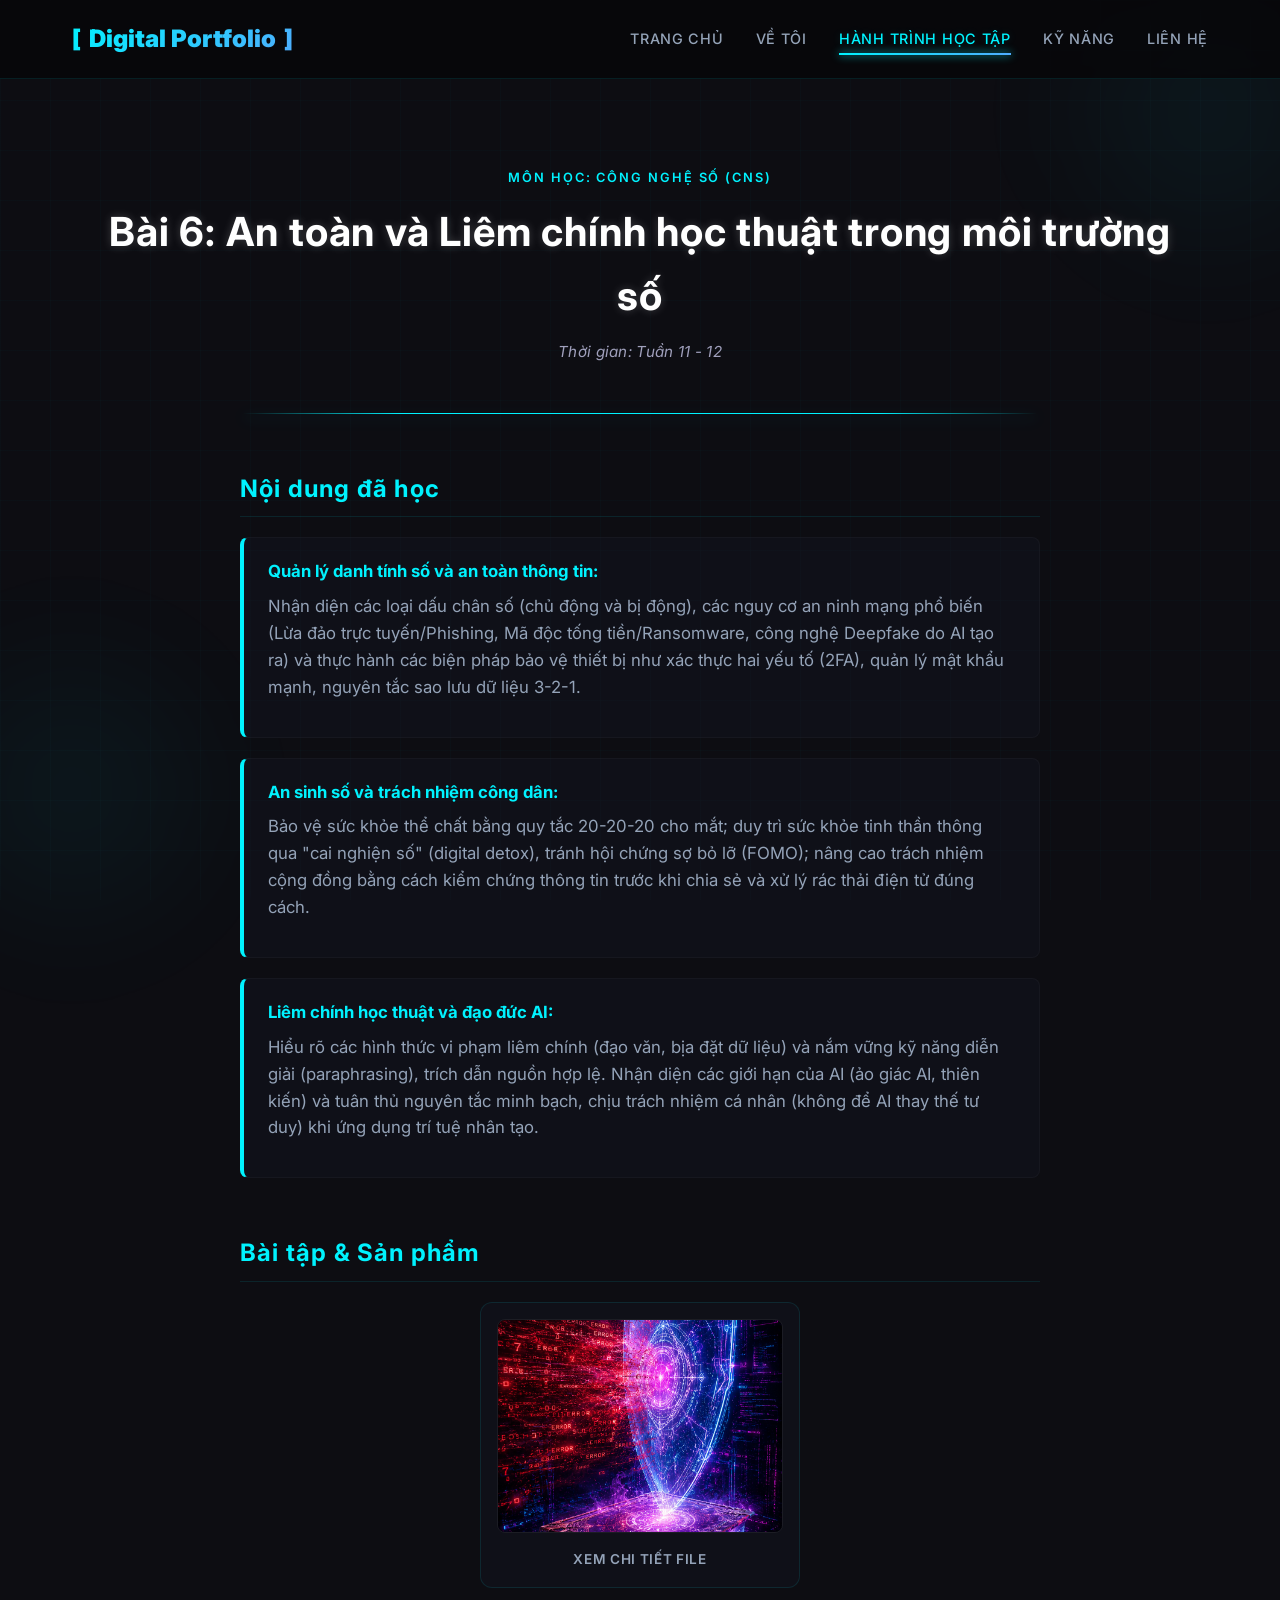
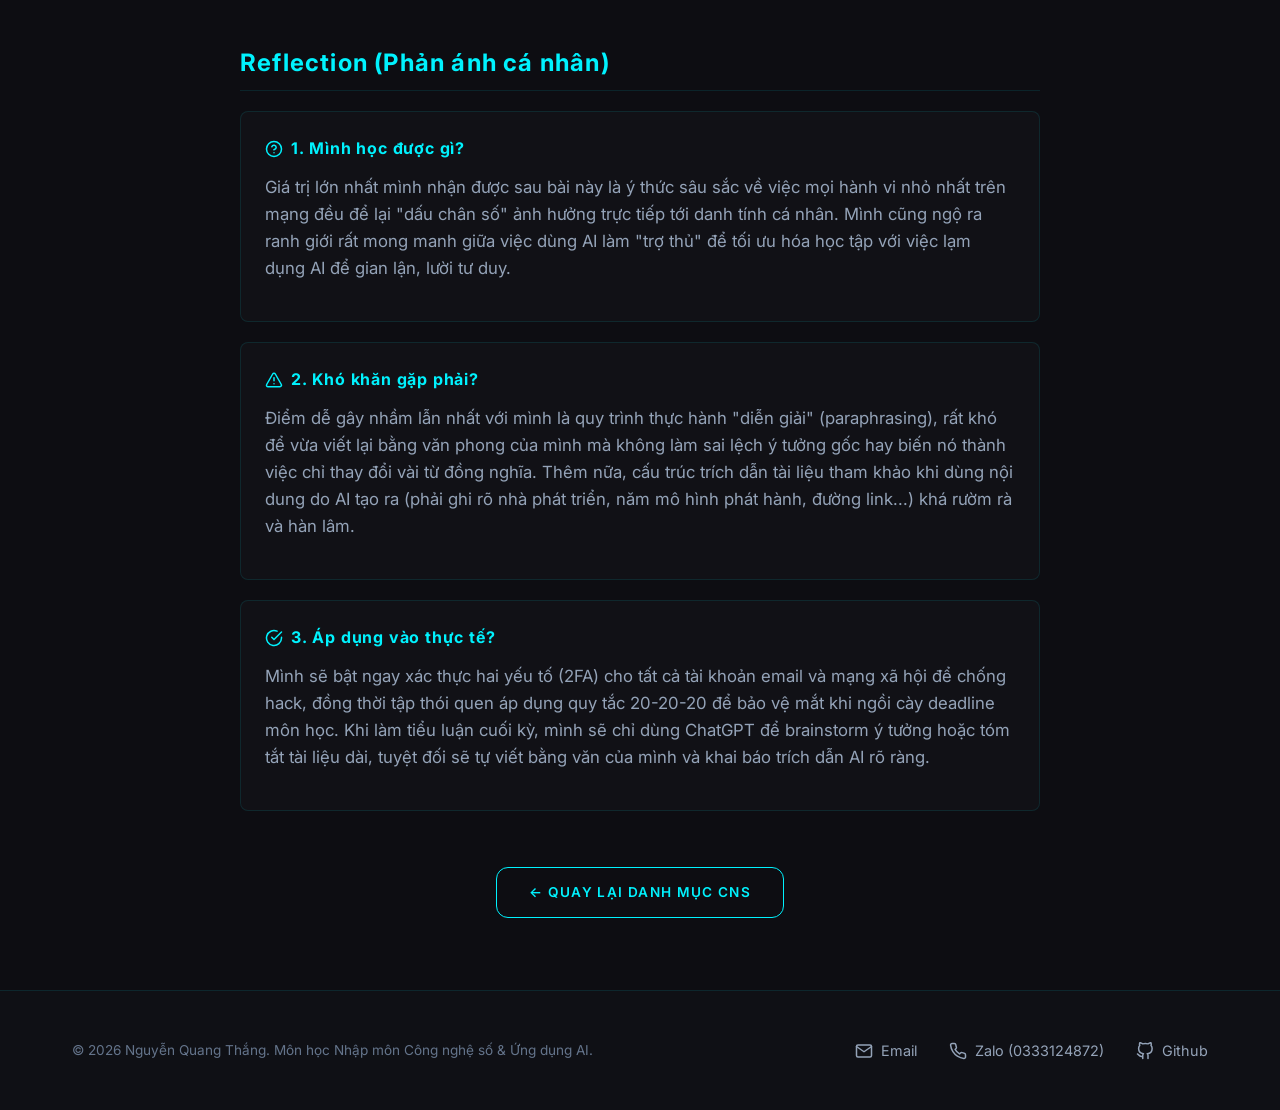
<file: bai6.html>
<!DOCTYPE html>
<html lang="vi">
<head>
    <meta charset="UTF-8">
    <meta name="viewport" content="width=device-width, initial-scale=1.0">
    <meta name="description" content="Bài 6: An toàn và Liêm chính học thuật trong môi trường số - Nguyễn Quang Thắng. Nội dung lý thuyết, bài tập thực hành và Reflection.">
    <title>Bài 6: An toàn và Liêm chính học thuật trong môi trường số | Nguyễn Quang Thắng</title>
    <link rel="icon" type="image/x-icon" href="assets/images/avatar.jpg">
    <!-- Open Graph / Facebook -->
    <meta property="og:type" content="website">
    <meta property="og:url" content="https://lionels-kayden.github.io/bai6.html">
    <meta property="og:title" content="Bài 6: An toàn và Liêm chính học thuật trong môi trường số | Digital Portfolio | Nguyễn Quang Thắng">
    <meta property="og:description" content="Bài 6: An toàn và Liêm chính học thuật trong môi trường số - Nguyễn Quang Thắng. Nội dung lý thuyết, bài tập thực hành và Reflection.">
    <meta property="og:image" content="https://via.placeholder.com/1200x630/0f111a/00f2fe?text=Nguyen+Quang+Thang+Portfolio">
        <!-- Google Fonts -->
    <link rel="preconnect" href="https://fonts.googleapis.com">
    <link rel="preconnect" href="https://fonts.gstatic.com" crossorigin>
    <link href="https://fonts.googleapis.com/css2?family=Inter:wght@300;400;500;600;700&display=swap" rel="stylesheet">

    <!-- CSS Style Link -->
    <link rel="stylesheet" href="css/style.css">
</head>
<body class="page-fade-in">
    <!-- Background Elements -->
    <div class="glow-orb orb-1"></div>
    <div class="glow-orb orb-2"></div>

    <!-- Header & Navigation -->
    <header class="header" id="header">
        <nav class="navbar" id="navbar">
            <a href="index.html" class="logo" id="logoLink">Digital Portfolio</a>
            
            <div class="hamburger" id="navToggleBtn" aria-label="Toggle Navigation Menu">
                <span></span>
                <span></span>
                <span></span>
            </div>

            <ul class="nav-menu" id="navMenu">
                <li><a href="index.html" class="nav-link" id="navHome">Trang chủ</a></li>
                <li><a href="about.html" class="nav-link" id="navAbout">Về tôi</a></li>
                <li><a href="journey.html" class="nav-link" id="navJourney">Hành trình học tập</a></li>
                <li><a href="skills.html" class="nav-link" id="navSkills">Kỹ năng</a></li>
                <li><a href="contact.html" class="nav-link" id="navContact">Liên hệ</a></li>
            </ul>
        </nav>
    </header>

    <!-- Main Container -->
    <main class="container">
        <!-- Hero Section (Cyber Minimalist, căn giữa, trong suốt) -->
        <section class="lesson-hero" id="lessonHero">
            <div class="subtitle" id="lessonHeroSubtitle">MÔN HỌC: CÔNG NGHỆ SỐ (CNS)</div>
            <h1 id="lessonHeroTitle">Bài 6: An toàn và Liêm chính học thuật trong môi trường số</h1>
            <p id="lessonHeroDesc">Thời gian: Tuần 11 - 12</p>
        </section>
        <div class="neon-divider" id="lessonDivider"></div>

        <!-- Main Content (Căn trái, max-width hẹp 800px) -->
        <div class="article-container" id="lessonContent">
            <!-- Phần 1: Nội dung đã học -->
            <article class="article-section" id="sectionLearned">
                <h3 id="titleLearned">Nội dung đã học</h3>
                <div class="cyber-grid" id="gridLearned">
                    <div class="cyber-item">
                        <strong class="cyber-item-title">Quản lý danh tính số và an toàn thông tin:</strong>
                        <p class="cyber-item-desc">Nhận diện các loại dấu chân số (chủ động và bị động), các nguy cơ an ninh mạng phổ biến (Lừa đảo trực tuyến/Phishing, Mã độc tống tiền/Ransomware, công nghệ Deepfake do AI tạo ra) và thực hành các biện pháp bảo vệ thiết bị như xác thực hai yếu tố (2FA), quản lý mật khẩu mạnh, nguyên tắc sao lưu dữ liệu 3-2-1.</p>
                    </div>
                    <div class="cyber-item">
                        <strong class="cyber-item-title">An sinh số và trách nhiệm công dân:</strong>
                        <p class="cyber-item-desc">Bảo vệ sức khỏe thể chất bằng quy tắc 20-20-20 cho mắt; duy trì sức khỏe tinh thần thông qua "cai nghiện số" (digital detox), tránh hội chứng sợ bỏ lỡ (FOMO); nâng cao trách nhiệm cộng đồng bằng cách kiểm chứng thông tin trước khi chia sẻ và xử lý rác thải điện tử đúng cách.</p>
                    </div>
                    <div class="cyber-item">
                        <strong class="cyber-item-title">Liêm chính học thuật và đạo đức AI:</strong>
                        <p class="cyber-item-desc">Hiểu rõ các hình thức vi phạm liêm chính (đạo văn, bịa đặt dữ liệu) và nắm vững kỹ năng diễn giải (paraphrasing), trích dẫn nguồn hợp lệ. Nhận diện các giới hạn của AI (ảo giác AI, thiên kiến) và tuân thủ nguyên tắc minh bạch, chịu trách nhiệm cá nhân (không để AI thay thế tư duy) khi ứng dụng trí tuệ nhân tạo.</p>
                    </div>
                </div>
            </article>

            <!-- Phần 2: Bài tập & Sản phẩm -->
            <article class="article-section" id="sectionAssignment">
                <h3 id="titleAssignment">Bài tập & Sản phẩm</h3>
                <div class="file-preview-card" onclick="openPdfAnimated(event, 'assets/files/bai6.pdf')">
                    <img src="assets/images/demo-bai6.png" alt="Demo Bài học">
                    <p>XEM CHI TIẾT FILE</p>
                </div>
            </article>

            <!-- Phần 3: Phản ánh cá nhân (Reflection) -->
            <article class="article-section" id="sectionReflection">
                <h3 id="titleReflection">Reflection (Phản ánh cá nhân)</h3>
                <div class="reflection-grid" id="reflectionGrid">
                    <div class="reflection-item-card" id="refCard1">
                        <h4>
                            <svg width="18" height="18" viewBox="0 0 24 24" fill="none" stroke="currentColor" stroke-width="2" stroke-linecap="round" stroke-linejoin="round">
                                <circle cx="12" cy="12" r="10"/>
                                <path d="M9.09 9a3 3 0 0 1 5.83 1c0 2-3 3-3 3"/>
                                <line x1="12" y1="17" x2="12.01" y2="17"/>
                            </svg>
                            1. Mình học được gì?
                        </h4>
                        <p>
                            Giá trị lớn nhất mình nhận được sau bài này là ý thức sâu sắc về việc mọi hành vi nhỏ nhất trên mạng đều để lại "dấu chân số" ảnh hưởng trực tiếp tới danh tính cá nhân. Mình cũng ngộ ra ranh giới rất mong manh giữa việc dùng AI làm "trợ thủ" để tối ưu hóa học tập với việc lạm dụng AI để gian lận, lười tư duy.
                        </p>
                    </div>
                    <div class="reflection-item-card" id="refCard2">
                        <h4>
                            <svg width="18" height="18" viewBox="0 0 24 24" fill="none" stroke="currentColor" stroke-width="2" stroke-linecap="round" stroke-linejoin="round">
                                <path d="m21.73 18-8-14a2 2 0 0 0-3.48 0l-8 14A2 2 0 0 0 4 21h16a2 2 0 0 0 1.73-3Z"/>
                                <line x1="12" y1="9" x2="12" y2="13"/>
                                <line x1="12" y1="17" x2="12.01" y2="17"/>
                            </svg>
                            2. Khó khăn gặp phải?
                        </h4>
                        <p>
                            Điểm dễ gây nhầm lẫn nhất với mình là quy trình thực hành "diễn giải" (paraphrasing), rất khó để vừa viết lại bằng văn phong của mình mà không làm sai lệch ý tưởng gốc hay biến nó thành việc chỉ thay đổi vài từ đồng nghĩa. Thêm nữa, cấu trúc trích dẫn tài liệu tham khảo khi dùng nội dung do AI tạo ra (phải ghi rõ nhà phát triển, năm mô hình phát hành, đường link...) khá rườm rà và hàn lâm.
                        </p>
                    </div>
                    <div class="reflection-item-card" id="refCard3">
                        <h4>
                            <svg width="18" height="18" viewBox="0 0 24 24" fill="none" stroke="currentColor" stroke-width="2" stroke-linecap="round" stroke-linejoin="round">
                                <path d="M22 11.08V12a10 10 0 1 1-5.93-9.14"/>
                                <polyline points="22 4 12 14.01 9 11.01"/>
                            </svg>
                            3. Áp dụng vào thực tế?
                        </h4>
                        <p>
                            Mình sẽ bật ngay xác thực hai yếu tố (2FA) cho tất cả tài khoản email và mạng xã hội để chống hack, đồng thời tập thói quen áp dụng quy tắc 20-20-20 để bảo vệ mắt khi ngồi cày deadline môn học. Khi làm tiểu luận cuối kỳ, mình sẽ chỉ dùng ChatGPT để brainstorm ý tưởng hoặc tóm tắt tài liệu dài, tuyệt đối sẽ tự viết bằng văn của mình và khai báo trích dẫn AI rõ ràng.
                        </p>
                    </div>
                </div>
            </article>
            
            <!-- Navigation back -->
            <div style="margin-top: 3rem; text-align: center;">
                <a href="cns.html" class="hero-btn outline" id="btnBackToCNS">← Quay lại danh mục CNS</a>
            </div>
        </div>
    </main>

    <!-- Footer -->
    <footer class="footer" id="footer">
        <div class="footer-content" id="footerContent">
            <div class="footer-left" id="footerLeft">
                <p id="copyright">© 2026 Nguyễn Quang Thắng. Môn học Nhập môn Công nghệ số & Ứng dụng AI.</p>
            </div>
            <div class="footer-contacts" id="footerContacts">
                <a href="mailto:nguyenquangthang8827@gmail.com" class="contact-link" id="contactEmail">
                    <svg width="18" height="18" viewBox="0 0 24 24" fill="none" stroke="currentColor" stroke-width="2" stroke-linecap="round" stroke-linejoin="round">
                        <path d="M4 4h16c1.1 0 2 .9 2 2v12c0 1.1-.9 2-2 2H4c-1.1 0-2-.9-2-2V6c0-1.1.9-2 2-2z" />
                        <polyline points="22,6 12,13 2,6" />
                    </svg>
                    Email
                </a>
                <a href="tel:0333124872" class="contact-link" id="contactZalo">
                    <svg width="18" height="18" viewBox="0 0 24 24" fill="none" stroke="currentColor" stroke-width="2" stroke-linecap="round" stroke-linejoin="round">
                        <path d="M22 16.92v3a2 2 0 0 1-2.18 2 19.79 19.79 0 0 1-8.63-3.07 19.5 19.5 0 0 1-6-6 19.79 19.79 0 0 1-3.07-8.67A2 2 0 0 1 4.11 2h3a2 2 0 0 1 2 1.72 12.84 12.84 0 0 0 .7 2.81 2 2 0 0 1-.45 2.11L8.09 9.91a16 16 0 0 0 6 6l1.27-1.27a2 2 0 0 1 2.11-.45 12.84 12.84 0 0 0 2.81.7A2 2 0 0 1 22 16.92z" />
                    </svg>
                    Zalo (0333124872)
                </a>
                <a href="https://github.com/lionels-kayden" target="_blank" rel="noopener noreferrer" class="contact-link" id="contactGithub">
                    <svg width="18" height="18" viewBox="0 0 24 24" fill="none" stroke="currentColor" stroke-width="2" stroke-linecap="round" stroke-linejoin="round">
                        <path d="M9 19c-5 1.5-5-2.5-7-3m14 6v-3.87a3.37 3.37 0 0 0-.94-2.61c3.14-.35 6.44-1.54 6.44-7A5.44 5.44 0 0 0 20 4.77 5.07 5.07 0 0 0 19.91 1S18.73.65 16 2.48a13.38 13.38 0 0 0-7 0C6.27.65 5.09 1 5.09 1A5.07 5.07 0 0 0 5 4.77a5.44 5.44 0 0 0-1.5 3.78c0 5.42 3.3 6.61 6.44 7A3.37 3.37 0 0 0 9 18.13V22" />
                    </svg>
                    Github
                </a>
            </div>
        </div>
    </footer>

    <div id="pdfModal" class="pdf-modal">
        <div id="modalContent" class="modal-content">
            <span class="close-btn" onclick="closePdfAnimated()">&times;</span>
            <iframe id="pdfViewer" src="" width="100%" height="100%" frameborder="0"></iframe>
        </div>
    </div>

    <!-- Back to Top Button -->
    <button class="back-to-top" id="backToTop" title="Cuộn về đầu trang">&#8593;</button>

    <!-- Main JavaScript Link -->
    <script src="js/main.js"></script>
</body>
</html>
</file>
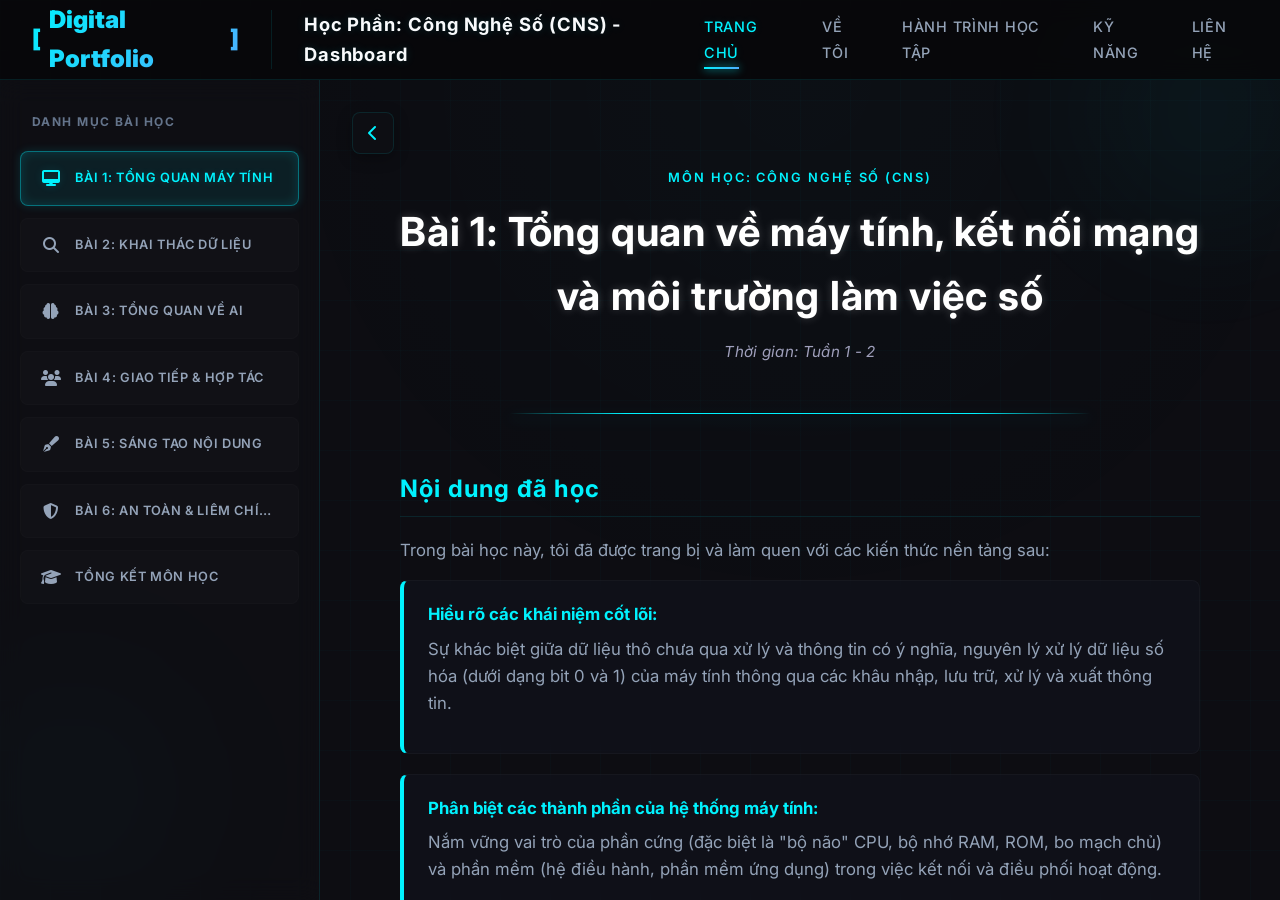
<file: cns-test.html>
<!DOCTYPE html>
<html lang="vi">
<head>
    <meta charset="UTF-8">
    <meta name="viewport" content="width=device-width, initial-scale=1.0">
    <meta name="description" content="Công Nghệ Số (CNS) - Dashboard Single Page Application (SPA) của Nguyễn Quang Thắng.">
    <title>Công Nghệ Số (CNS) - Dashboard SPA | Nguyễn Quang Thắng</title>
    <link rel="icon" type="image/x-icon" href="assets/images/avatar.jpg">
    
    <!-- FontAwesome Icons -->
    <link rel="stylesheet" href="https://cdnjs.cloudflare.com/ajax/libs/font-awesome/6.4.0/css/all.min.css">
    
        <!-- Google Fonts -->
    <link rel="preconnect" href="https://fonts.googleapis.com">
    <link rel="preconnect" href="https://fonts.gstatic.com" crossorigin>
    <link href="https://fonts.googleapis.com/css2?family=Inter:wght@300;400;500;600;700&display=swap" rel="stylesheet">

    <!-- Global CSS Style Link -->
    <link rel="stylesheet" href="css/style.css">
    
    <style>
        /* SPA Dashboard Core Layout overrides */
        body {
            height: 100vh !important;
            min-height: 100vh !important;
            overflow: hidden !important;
            display: flex !important;
            flex-direction: column !important;
            background-color: #0d0d12 !important;
        }

        /* Top Header (80px fixed height) */
        .app-header {
            height: 80px;
            background: rgba(8, 8, 10, 0.85);
            backdrop-filter: blur(12px);
            -webkit-backdrop-filter: blur(12px);
            border-bottom: 1px solid var(--border-dim);
            display: flex;
            align-items: center;
            justify-content: space-between;
            padding: 0 2rem;
            z-index: 100;
            flex-shrink: 0;
            width: 100%;
        }

        .header-logo-container {
            display: flex;
            align-items: center;
        }

        .header-title-text {
            font-family: var(--font-heading);
            font-size: 1.15rem;
            color: var(--text-main);
            text-shadow: 0 0 10px var(--primary-glow);
            letter-spacing: 0.05em;
            font-weight: 700;
            margin-left: 2rem;
            border-left: 1px solid var(--border-dim);
            padding-left: 2rem;
        }

        @media (max-width: 992px) {
            .header-title-text {
                display: none;
            }
        }

        /* Main Workspace Container (Fills remaining height) */
        .app-main {
            flex: 1;
            display: flex;
            overflow: hidden; /* Prevent default vertical scrolling of the body */
            width: 100%;
        }

        /* Left Column: Sidebar */
        .app-sidebar {
            width: 320px;
            background: rgba(15, 16, 21, 0.6);
            border-right: 1px solid var(--border-dim);
            display: flex;
            flex-direction: column;
            padding: 2rem 1.25rem;
            overflow-y: auto; /* Independent sidebar scroll */
            z-index: 50;
            backdrop-filter: blur(12px);
            -webkit-backdrop-filter: blur(12px);
            flex-shrink: 0;
        }

        .sidebar-title {
            font-family: var(--font-heading);
            font-size: 0.75rem;
            color: var(--text-dark);
            text-transform: uppercase;
            letter-spacing: 0.12em;
            margin-bottom: 1.25rem;
            padding-left: 0.75rem;
        }

        .menu-list {
            list-style: none;
            display: flex;
            flex-direction: column;
            gap: 0.75rem;
        }

        .menu-btn {
            display: flex;
            align-items: center;
            gap: 0.9rem;
            padding: 1rem 1.25rem;
            border-radius: 8px;
            cursor: pointer;
            color: var(--text-muted);
            font-family: var(--font-heading);
            font-size: 0.8rem;
            font-weight: 600;
            text-transform: uppercase;
            letter-spacing: 0.05em;
            transition: var(--transition-fast);
            border: 1px solid rgba(255, 255, 255, 0.01);
            background: rgba(255, 255, 255, 0.015);
            user-select: none;
        }

        .menu-btn:hover {
            background: rgba(0, 242, 254, 0.04);
            color: var(--text-main);
            border-color: rgba(0, 242, 254, 0.25);
            box-shadow: 0 0 12px rgba(0, 242, 254, 0.05);
        }

        .menu-btn.active {
            background: rgba(0, 242, 254, 0.08);
            color: var(--primary);
            border-color: var(--border-focus);
            box-shadow: inset 0 0 12px var(--primary-glow), 0 0 10px var(--primary-glow);
            text-shadow: 0 0 8px var(--primary-glow);
        }

        .menu-btn .btn-icon {
            font-size: 1rem;
            width: 20px;
            text-align: center;
            display: flex;
            align-items: center;
            justify-content: center;
        }

        .menu-btn .btn-label {
            flex: 1;
            white-space: nowrap;
            overflow: hidden;
            text-overflow: ellipsis;
        }

        /* Right Column: Content Workspace (Scrollable) */
        .app-workspace {
            flex: 1;
            padding: 3rem 4rem;
            overflow-y: auto; /* Independent workspace scroll */
            position: relative;
            background: radial-gradient(circle at 50% 0%, rgba(0, 242, 254, 0.015) 0%, transparent 60%);
        }

        @media (max-width: 768px) {
            .app-workspace {
                padding: 2rem 1.5rem;
            }
        }

        /* Override standalone container padding for nested workspace layout */
        .app-workspace .container {
            padding: 0 !important;
            max-width: 100% !important;
            margin: 0 !important;
            min-height: auto !important;
            background: none !important;
        }

        .app-workspace .container::before {
            display: none !important;
        }

        /* Tab Content Transitions */
        .tab-pane {
            display: none;
            animation: paneFadeIn 0.5s cubic-bezier(0.25, 1, 0.5, 1) forwards;
        }

        .tab-pane.active {
            display: block;
        }

        @keyframes paneFadeIn {
            from {
                opacity: 0;
                transform: translateY(15px);
            }
            to {
                opacity: 1;
                transform: translateY(0);
            }
        }

        /* Scrollbar styles for dashboard columns */
        .app-sidebar::-webkit-scrollbar,
        .app-workspace::-webkit-scrollbar {
            width: 6px;
        }
        .app-sidebar::-webkit-scrollbar-track,
        .app-workspace::-webkit-scrollbar-track {
            background: rgba(8, 8, 10, 0.1);
        }
        .app-sidebar::-webkit-scrollbar-thumb,
        .app-workspace::-webkit-scrollbar-thumb {
            background: rgba(0, 242, 254, 0.15);
            border-radius: 10px;
        }
        .app-sidebar::-webkit-scrollbar-thumb:hover,
        .app-workspace::-webkit-scrollbar-thumb:hover {
            background: var(--primary);
            box-shadow: 0 0 10px var(--primary);
        }

        /* Custom styling for Summary content inherited from tong-ket.html */
        .wide-container {
            max-width: 1000px !important;
            width: 100%;
            margin: 0 auto;
        }
        .summary-section {
            background: var(--bg-card);
            border: 1px solid rgba(0, 242, 254, 0.2);
            border-radius: var(--border-radius);
            padding: 3.5rem 3rem;
            position: relative;
            overflow: hidden;
            transition: var(--transition-smooth);
            box-shadow: 0 10px 30px -10px var(--primary-glow);
        }
        .summary-section::after {
            content: '';
            position: absolute;
            top: 0;
            right: 0;
            width: 250px;
            height: 250px;
            background: radial-gradient(circle, rgba(0, 242, 254, 0.05) 0%, transparent 70%);
            pointer-events: none;
        }
        .summary-section:hover {
            border-color: var(--primary);
            background: var(--bg-card-hover);
            box-shadow: 0 15px 40px -10px var(--primary-glow), 0 0 25px rgba(0, 242, 254, 0.25);
        }
        .summary-section h2 {
            font-size: 2rem;
            color: var(--primary);
            margin-bottom: 1.5rem;
            font-family: var(--font-heading);
            letter-spacing: 0.05em;
            display: flex;
            align-items: center;
            gap: 0.75rem;
            text-shadow: 0 0 10px var(--primary-glow);
        }
        .summary-section h2 i {
            font-size: 1.8rem;
            color: var(--primary);
            filter: drop-shadow(0 0 8px var(--primary-glow));
        }
        .intro-text {
            font-size: 1.1rem;
            color: var(--text-main);
            line-height: 1.7;
            text-align: justify;
            margin-bottom: 3.5rem;
            border-left: 4px solid var(--primary);
            padding-left: 1.5rem;
        }
        .summary-grid {
            display: grid;
            grid-template-columns: 1fr;
            gap: 2.5rem;
        }
        .summary-card-inner {
            background: rgba(255, 255, 255, 0.015);
            border: 1px solid var(--border-dim);
            border-radius: 10px;
            padding: 2.5rem;
            transition: var(--transition-smooth);
            box-shadow: inset 0 0 15px rgba(0, 242, 254, 0.01);
        }
        .summary-card-inner:hover {
            background: rgba(255, 255, 255, 0.03);
            border-color: var(--border-focus);
            transform: translateY(-2px);
            box-shadow: 0 8px 25px rgba(0, 242, 254, 0.05);
        }
        .summary-card-inner h3 {
            font-size: 1.35rem;
            color: var(--primary);
            margin-bottom: 1.25rem;
            font-family: var(--font-heading);
            letter-spacing: 0.05em;
            display: flex;
            align-items: center;
            gap: 0.75rem;
            border-bottom: 1px solid rgba(0, 242, 254, 0.15);
            padding-bottom: 0.75rem;
        }
        .summary-card-inner h3 i {
            font-size: 1.15rem;
            color: var(--primary);
            filter: drop-shadow(0 0 5px var(--primary-glow));
        }
        .summary-card-inner p {
            font-size: 1.05rem;
            color: var(--text-muted);
            line-height: 1.65;
            text-align: justify;
            margin-bottom: 1.25rem;
        }
        .summary-card-inner p:last-child {
            margin-bottom: 0;
        }
        @media (max-width: 768px) {
            .summary-section {
                padding: 2rem 1.5rem;
            }
            .summary-card-inner {
                padding: 1.5rem;
            }
            .summary-section h2 {
                font-size: 1.5rem;
            }
            .summary-card-inner h3 {
                font-size: 1.15rem;
            }
        }

        /* Sidebar collapse transition & toggle button styles */
        .app-sidebar {
            transition: width 0.3s ease, padding 0.3s ease, opacity 0.3s ease, border-color 0.3s ease;
        }

        .app-sidebar.collapsed {
            width: 0 !important;
            padding-left: 0 !important;
            padding-right: 0 !important;
            opacity: 0;
            border-right-color: transparent !important;
            overflow: hidden;
            pointer-events: none;
        }

        /* Sidebar Toggle Button */
        .sidebar-toggle-btn {
            position: absolute;
            top: 2rem;
            left: 2rem;
            width: 42px;
            height: 42px;
            background: rgba(15, 16, 21, 0.7);
            border: 1px solid var(--border-dim);
            border-radius: 8px;
            color: var(--primary);
            display: flex;
            align-items: center;
            justify-content: center;
            cursor: pointer;
            z-index: 99;
            transition: all 0.3s ease;
            backdrop-filter: blur(8px);
            -webkit-backdrop-filter: blur(8px);
            box-shadow: 0 4px 15px rgba(0, 0, 0, 0.3);
        }

        .sidebar-toggle-btn:hover {
            border-color: var(--primary);
            color: #ffffff;
            box-shadow: 0 0 12px var(--primary-glow);
            transform: translateY(-2px);
        }

        .sidebar-toggle-btn i {
            font-size: 1rem;
            transition: transform 0.3s ease;
        }

        /* Rotate chevron icon when sidebar is collapsed */
        .app-sidebar.collapsed + .app-workspace .sidebar-toggle-btn i {
            transform: rotate(180deg);
        }

        /* Scroll to Top Button */
        .scroll-top-btn {
            position: fixed;
            bottom: 30px;
            right: 30px;
            width: 46px;
            height: 46px;
            background: rgba(15, 16, 21, 0.7);
            border: 1px solid var(--border-dim);
            border-radius: 50%;
            color: var(--primary);
            display: flex;
            align-items: center;
            justify-content: center;
            cursor: pointer;
            z-index: 99;
            opacity: 0;
            visibility: hidden;
            transition: all 0.3s ease;
            backdrop-filter: blur(8px);
            -webkit-backdrop-filter: blur(8px);
            box-shadow: 0 4px 15px rgba(0, 0, 0, 0.3);
        }

        .scroll-top-btn:hover {
            border-color: var(--primary);
            color: #ffffff;
            box-shadow: 0 0 15px var(--primary);
            transform: translateY(-3px);
        }

        .scroll-top-btn.visible {
            opacity: 1;
            visibility: visible;
        }
    </style>
</head>
<body>

    <!-- Glow Orbs in Background -->
    <div class="glow-orb orb-1"></div>
    <div class="glow-orb orb-2"></div>

    <!-- Header (Fixed Height 80px) -->
    <header class="app-header">
        <div class="header-logo-container">
            <a href="index.html" class="logo" id="logoLink">Digital Portfolio</a>
            <span class="header-title-text">Học Phần: Công Nghệ Số (CNS) - Dashboard</span>
        </div>
        
        <ul class="nav-menu" id="navMenu">
            <li><a href="index.html" class="nav-link" id="navHome">Trang chủ</a></li>
            <li><a href="about.html" class="nav-link" id="navAbout">Về tôi</a></li>
            <li><a href="journey.html" class="nav-link" id="navJourney">Hành trình học tập</a></li>
            <li><a href="skills.html" class="nav-link" id="navSkills">Kỹ năng</a></li>
            <li><a href="contact.html" class="nav-link" id="navContact">Liên hệ</a></li>
        </ul>
    </header>

    <!-- Main Workspace Section -->
    <main class="app-main">
        
        <!-- Left Sidebar Navigation -->
        <aside class="app-sidebar">
            <h3 class="sidebar-title">Danh mục bài học</h3>
            <ul class="menu-list">
                <li class="menu-btn active" data-tab="tab-bai1">
                    <span class="btn-icon"><i class="fas fa-desktop"></i></span>
                    <span class="btn-label" title="Bài 1: Tổng quan máy tính">Bài 1: Tổng quan máy tính</span>
                </li>
                <li class="menu-btn" data-tab="tab-bai2">
                    <span class="btn-icon"><i class="fas fa-search"></i></span>
                    <span class="btn-label" title="Bài 2: Khai thác dữ liệu">Bài 2: Khai thác dữ liệu</span>
                </li>
                <li class="menu-btn" data-tab="tab-bai3">
                    <span class="btn-icon"><i class="fas fa-brain"></i></span>
                    <span class="btn-label" title="Bài 3: Tổng quan về AI">Bài 3: Tổng quan về AI</span>
                </li>
                <li class="menu-btn" data-tab="tab-bai4">
                    <span class="btn-icon"><i class="fas fa-users"></i></span>
                    <span class="btn-label" title="Bài 4: Giao tiếp & Hợp tác">Bài 4: Giao tiếp & Hợp tác</span>
                </li>
                <li class="menu-btn" data-tab="tab-bai5">
                    <span class="btn-icon"><i class="fas fa-pen-fancy"></i></span>
                    <span class="btn-label" title="Bài 5: Sáng tạo nội dung">Bài 5: Sáng tạo nội dung</span>
                </li>
                <li class="menu-btn" data-tab="tab-bai6">
                    <span class="btn-icon"><i class="fas fa-shield-alt"></i></span>
                    <span class="btn-label" title="Bài 6: An toàn & Liêm chính">Bài 6: An toàn & Liêm chính</span>
                </li>
                <li class="menu-btn" data-tab="tab-tongket">
                    <span class="btn-icon"><i class="fas fa-graduation-cap"></i></span>
                    <span class="btn-label" title="Tổng kết môn học">Tổng kết Môn học</span>
                </li>
            </ul>
        </aside>

        <!-- Right Column: Content Workspace (Scrollable) -->
        <section class="app-workspace" id="workspaceContainer">
            
            <!-- Toggle Sidebar Button -->
            <button class="sidebar-toggle-btn" id="sidebarToggleBtn" aria-label="Toggle Sidebar" title="Đóng/Mở thanh danh mục">
                <i class="fas fa-chevron-left"></i>
            </button>
            
            <!-- Tab 1: Bài 1 -->
            <div id="tab-bai1" class="tab-pane active">
                <main class="container">
                    <!-- Hero Section (Cyber Minimalist, căn giữa, trong suốt) -->
                    <section class="lesson-hero" id="lessonHero">
                        <div class="subtitle" id="lessonHeroSubtitle">MÔN HỌC: CÔNG NGHỆ SỐ (CNS)</div>
                        <h1 id="lessonHeroTitle">Bài 1: Tổng quan về máy tính, kết nối mạng và môi trường làm việc số</h1>
                        <p id="lessonHeroDesc">
                            Thời gian: Tuần 1 - 2
                        </p>
                    </section>
                    <div class="neon-divider" id="lessonDivider"></div>

                    <!-- Main Content (Căn trái, max-width hẹp 800px) -->
                    <div class="article-container" id="lessonContent">
                        <!-- Phần 1: Nội dung đã học -->
                        <article class="article-section" id="sectionLearned">
                            <h3 id="titleLearned">Nội dung đã học</h3>
                            <p>Trong bài học này, tôi đã được trang bị và làm quen với các kiến thức nền tảng sau:</p>
                            <div class="cyber-grid" id="gridLearned">
                                <div class="cyber-item">
                                    <strong class="cyber-item-title">Hiểu rõ các khái niệm cốt lõi:</strong>
                                    <p class="cyber-item-desc">Sự khác biệt giữa dữ liệu thô chưa qua xử lý và thông tin có ý nghĩa, nguyên lý xử lý dữ liệu số hóa (dưới dạng bit 0 và 1) của máy tính thông qua các khâu nhập, lưu trữ, xử lý và xuất thông tin.</p>
                                </div>
                                <div class="cyber-item">
                                    <strong class="cyber-item-title">Phân biệt các thành phần của hệ thống máy tính:</strong>
                                    <p class="cyber-item-desc">Nắm vững vai trò của phần cứng (đặc biệt là "bộ não" CPU, bộ nhớ RAM, ROM, bo mạch chủ) và phần mềm (hệ điều hành, phần mềm ứng dụng) trong việc kết nối và điều phối hoạt động.</p>
                                </div>
                                <div class="cyber-item">
                                    <strong class="cyber-item-title">Mạng máy tính và ứng dụng thực tế:</strong>
                                    <p class="cyber-item-desc">Hiểu cách máy tính kết nối qua mạng LAN, Wifi, Bluetooth, NFC, cũng như cách khai thác các hệ điều hành phổ biến (Windows, macOS, Linux) và phần mềm phục vụ học tập đại học (Word, LMS, Zotero, Zoom).</p>
                                </div>
                            </div>
                        </article>

                        <!-- Phần 2: Bài tập & Sản phẩm -->
                        <article class="article-section" id="sectionAssignment">
                            <h3 id="titleAssignment">Bài tập & Sản phẩm</h3>
                            <div class="file-preview-card" onclick="openPdfAnimated(event, 'assets/files/bai1.pdf')">
                                <img src="assets/images/demo-bai1.png" alt="Demo Bài học">
                                <p>XEM CHI TIẾT FILE</p>
                            </div>
                        </article>

                        <!-- Phần 3: Reflection (Phản ánh cá nhân) -->
                        <article class="article-section" id="sectionReflection">
                            <h3 id="titleReflection">Reflection (Phản ánh cá nhân)</h3>
                            <div class="reflection-grid" id="reflectionGrid">
                                <div class="reflection-item-card" id="refCard1">
                                    <h4>
                                        <svg width="18" height="18" viewBox="0 0 24 24" fill="none" stroke="currentColor" stroke-width="2" stroke-linecap="round" stroke-linejoin="round">
                                            <circle cx="12" cy="12" r="10"/>
                                            <path d="M9.09 9a3 3 0 0 1 5.83 1c0 2-3 3-3 3"/>
                                            <line x1="12" y1="17" x2="12.01" y2="17"/>
                                        </svg>
                                        1. Mình học được gì?
                                    </h4>
                                    <p>
                                        Giá trị lớn nhất mình nhận được sau bài học là hiểu được tường tận cách máy tính và các thiết bị số hoạt động từ sâu bên trong hệ thống. Mình cũng biết được ưu nhược điểm của từng loại thiết bị cá nhân (laptop, tablet, desktop) để từ đó biết cách đưa ra lựa chọn đầu tư thông minh, phục vụ hiệu quả cho việc học đại học.
                                    </p>
                                </div>
                                <div class="reflection-item-card" id="refCard2">
                                    <h4>
                                        <svg width="18" height="18" viewBox="0 0 24 24" fill="none" stroke="currentColor" stroke-width="2" stroke-linecap="round" stroke-linejoin="round">
                                            <path d="m21.73 18-8-14a2 2 0 0 0-3.48 0l-8 14A2 2 0 0 0 4 21h16a2 2 0 0 0 1.73-3Z"/>
                                            <line x1="12" y1="9" x2="12" y2="13"/>
                                            <line x1="12" y1="17" x2="12.01" y2="17"/>
                                        </svg>
                                        2. Khó khăn gặp phải?
                                    </h4>
                                    <p>
                                        Điểm khiến mình dễ nhầm lẫn nhất là phần kiến thức về kiến trúc phần cứng, đặc biệt là phải phân biệt cơ chế hoạt động của bộ nhớ RAM (lưu trữ tạm thời, mất dữ liệu khi tắt máy) với bộ nhớ ROM (lưu trữ tĩnh, dùng để khởi động) và bộ nhớ Cache. Ngoài ra, các chuẩn giao thức mạng như IEEE 802.11 của wifi hay NFC nghe còn khá hàn lâm và khó nhớ ngay lập tức.
                                    </p>
                                </div>
                                <div class="reflection-item-card" id="refCard3">
                                    <h4>
                                        <svg width="18" height="18" viewBox="0 0 24 24" fill="none" stroke="currentColor" stroke-width="2" stroke-linecap="round" stroke-linejoin="round">
                                            <path d="M22 11.08V12a10 10 0 1 1-5.93-9.14"/>
                                            <polyline points="22 4 12 14.01 9 11.01"/>
                                        </svg>
                                        3. Áp dụng vào thực tế?
                                    </h4>
                                    <p>
                                        Mình sẽ áp dụng ngay kiến thức này để chọn mua một chiếc laptop có hiệu năng và bộ nhớ phù hợp để đồng hành suốt 4 năm học. Bên cạnh đó, mình sẽ sử dụng triệt để các phần mềm văn phòng như Google Workspace, Zotero và Notion để quản lý tài liệu tham khảo, ghi chú bài giảng và làm tiểu luận nhóm một cách chuyên nghiệp hơn.
                                    </p>
                                </div>
                            </div>
                        </article>
                        

                    </div>
                </main>
            </div>

            <!-- Tab 2: Bài 2 -->
            <div id="tab-bai2" class="tab-pane" style="display: none;">
                <main class="container">
                    <!-- Hero Section (Cyber Minimalist, căn giữa, trong suốt) -->
                    <section class="lesson-hero" id="lessonHero">
                        <div class="subtitle" id="lessonHeroSubtitle">MÔN HỌC: CÔNG NGHỆ SỐ (CNS)</div>
                        <h1 id="lessonHeroTitle">Bài 2: Khai thác dữ liệu và thông tin</h1>
                        <p id="lessonHeroDesc">
                            Thời gian: Tuần 3 - 4
                        </p>
                    </section>
                    <div class="neon-divider" id="lessonDivider"></div>

                    <!-- Main Content (Căn trái, max-width hẹp 800px) -->
                    <div class="article-container" id="lessonContent">
                        <!-- Phần 1: Nội dung đã học -->
                        <article class="article-section" id="sectionLearned">
                            <h3 id="titleLearned">Nội dung đã học</h3>
                            <p>Trong bài học này, tôi đã được trang bị và thực hành các kỹ năng quản trị dữ liệu số sau:</p>
                            <div class="cyber-grid" id="gridLearned">
                                <div class="cyber-item">
                                    <strong class="cyber-item-title">Bản chất của thông tin và Dữ liệu lớn:</strong>
                                    <p class="cyber-item-desc">Phân biệt rõ sự khác nhau giữa dữ liệu (thô, rời rạc), thông tin (dữ liệu có ngữ cảnh) và tri thức (hiểu biết để ra quyết định), đồng thời nắm vững đặc điểm của Big Data qua mô hình 5V.</p>
                                </div>
                                <div class="cyber-item">
                                    <strong class="cyber-item-title">Tổ chức và lưu trữ dữ liệu khoa học:</strong>
                                    <p class="cyber-item-desc">Cách xây dựng cấu trúc thư mục logic, quy tắc đặt tên file nhất quán và sử dụng các nền tảng đám mây kết hợp nguyên tắc sao lưu 3-2-1 (3 bản sao, 2 thiết bị khác nhau, 1 ở nơi khác) để đảm bảo an toàn.</p>
                                </div>
                                <div class="cyber-item">
                                    <strong class="cyber-item-title">Kỹ thuật tìm kiếm và khai thác nâng cao:</strong>
                                    <p class="cyber-item-desc">Phương pháp xác định từ khóa chuẩn, ứng dụng các toán tử tìm kiếm (ngoặc kép, trừ, site:, filetype:), khai thác cơ sở dữ liệu học thuật như Google Scholar, VNU LIC và dùng các công cụ AI hỗ trợ nghiên cứu.</p>
                                </div>
                                <div class="cyber-item">
                                    <strong class="cyber-item-title">Đánh giá độ tin cậy và liêm chính học thuật:</strong>
                                    <p class="cyber-item-desc">Áp dụng bài kiểm tra CRAAP (Tính cập nhật, Liên quan, Tác giả, Chính xác, Mục đích) để thẩm định thông tin, hiểu rõ về bản quyền, cách trích dẫn nguồn chuẩn (APA, Harvard) và sử dụng công cụ quản lý tài liệu để phòng chống đạo văn.</p>
                                </div>
                            </div>
                        </article>

                        <!-- Phần 2: Bài tập & Sản phẩm -->
                        <article class="article-section" id="sectionAssignment">
                            <h3 id="titleAssignment">Bài tập & Sản phẩm</h3>
                            <div class="file-preview-card" onclick="openPdfAnimated(event, 'assets/files/bai2.pdf')">
                                <img src="assets/images/demo-bai2.png" alt="Demo Bài học">
                                <p>XEM CHI TIẾT FILE</p>
                            </div>
                        </article>

                        <!-- Phần 3: Reflection (Phản ánh cá nhân) -->
                        <article class="article-section" id="sectionReflection">
                            <h3 id="titleReflection">Reflection (Phản ánh cá nhân)</h3>
                            <div class="reflection-grid" id="reflectionGrid">
                                <div class="reflection-item-card" id="refCard1">
                                    <h4>
                                        <svg width="18" height="18" viewBox="0 0 24 24" fill="none" stroke="currentColor" stroke-width="2" stroke-linecap="round" stroke-linejoin="round">
                                            <circle cx="12" cy="12" r="10"/>
                                            <path d="M9.09 9a3 3 0 0 1 5.83 1c0 2-3 3-3 3"/>
                                            <line x1="12" y1="17" x2="12.01" y2="17"/>
                                        </svg>
                                        1. Mình học được gì?
                                    </h4>
                                    <p>
                                        Sau bài học này, giá trị lớn nhất mình nhận được là cách tư duy hệ thống và chuyên nghiệp khi làm việc trong thế giới số. Mình không chỉ biết cách quy hoạch không gian lưu trữ trên máy tính gọn gàng như một "tủ hồ sơ" mà còn trang bị được bí kíp dùng toán tử tìm kiếm để "đào" ra đúng tài liệu tiểu luận mình cần, thay vì chỉ Google một cách bản năng.
                                    </p>
                                </div>
                                <div class="reflection-item-card" id="refCard2">
                                    <h4>
                                        <svg width="18" height="18" viewBox="0 0 24 24" fill="none" stroke="currentColor" stroke-width="2" stroke-linecap="round" stroke-linejoin="round">
                                            <path d="m21.73 18-8-14a2 2 0 0 0-3.48 0l-8 14A2 2 0 0 0 4 21h16a2 2 0 0 0 1.73-3Z"/>
                                            <line x1="12" y1="9" x2="12" y2="13"/>
                                            <line x1="12" y1="17" x2="12.01" y2="17"/>
                                        </svg>
                                        2. Khó khăn gặp phải?
                                    </h4>
                                    <p>
                                        Điểm dễ làm mình bối rối nhất là việc phải ghi nhớ và soi xét các nguồn tin theo đúng 5 tiêu chí của bài kiểm tra CRAAP, đặc biệt là ranh giới để nhận diện tính "thiên vị" hay "mục đích thương mại/ẩn dấu" của một bài báo đôi khi rất tinh vi và khó nhận ra. Bên cạnh đó, các quy tắc định dạng trích dẫn theo chuẩn Harvard hay APA khá hàn lâm, chi ly đến từng dấu phẩy nên rất dễ sai sót nếu gõ tay.
                                    </p>
                                </div>
                                <div class="reflection-item-card" id="refCard3">
                                    <h4>
                                        <svg width="18" height="18" viewBox="0 0 24 24" fill="none" stroke="currentColor" stroke-width="2" stroke-linecap="round" stroke-linejoin="round">
                                            <path d="M22 11.08V12a10 10 0 1 1-5.93-9.14"/>
                                            <polyline points="22 4 12 14.01 9 11.01"/>
                                        </svg>
                                        3. Áp dụng vào thực tế?
                                    </h4>
                                    <p>
                                        Ngay hôm nay, mình sẽ áp dụng quy tắc đặt tên file nhất quán và nguyên tắc sao lưu 3-2-1 (cài luôn Google Drive) để dập tắt nỗi sợ "mất file" trước ngày chạy deadline. Đồng thời, mình sẽ tập dùng Google Scholar và cài đặt phần mềm Zotero/Mendeley để lấy trích dẫn tự động cho bài tiểu luận cuối kỳ, đảm bảo không bao giờ dính lỗi đạo văn.
                                    </p>
                                </div>
                            </div>
                        </article>
                        

                    </div>
                </main>
            </div>

            <!-- Tab 3: Bài 3 -->
            <div id="tab-bai3" class="tab-pane" style="display: none;">
                <main class="container">
                    <!-- Hero Section (Cyber Minimalist, căn giữa, trong suốt) -->
                    <section class="lesson-hero" id="lessonHero">
                        <div class="subtitle" id="lessonHeroSubtitle">MÔN HỌC: CÔNG NGHỆ SỐ (CNS)</div>
                        <h1 id="lessonHeroTitle">Bài 3: Tổng quan về Trí tuệ nhân tạo (AI)</h1>
                        <p id="lessonHeroDesc">
                            Thời gian: Tuần 5 - 6
                        </p>
                    </section>
                    <div class="neon-divider" id="lessonDivider"></div>

                    <!-- Main Content (Căn trái, max-width hẹp 800px) -->
                    <div class="article-container" id="lessonContent">
                        <!-- Phần 1: Nội dung đã học -->
                        <article class="article-section" id="sectionLearned">
                            <h3 id="titleLearned">Nội dung đã học</h3>
                            <p>Trong bài học này, tôi đã khám phá và nắm vững các nguyên lý cốt lõi về Trí tuệ nhân tạo:</p>
                            <div class="cyber-grid" id="gridLearned">
                                <div class="cyber-item">
                                    <strong class="cyber-item-title">Lịch sử và các khái niệm cốt lõi của AI:</strong>
                                    <p class="cyber-item-desc">Nắm vững 4 giai đoạn phát triển và phân biệt rõ mối quan hệ phân cấp giữa Trí tuệ nhân tạo (AI), Học máy (Machine Learning), Học sâu (Deep Learning) và đột phá hiện tại là AI tạo sinh (Generative AI).</p>
                                </div>
                                <div class="cyber-item">
                                    <strong class="cyber-item-title">Vai trò và thách thức của AI đối với năng lực số:</strong>
                                    <p class="cyber-item-desc">Hiểu cách AI hỗ trợ như một gia sư cá nhân, trợ lý nghiên cứu và đối tác sáng tạo, đồng thời nhận diện được các rủi ro nguy hiểm như thông tin sai lệch (ảo giác), sự thiên vị dữ liệu và nguy cơ xói mòn kỹ năng tư duy phản biện của người học.</p>
                                </div>
                                <div class="cyber-item">
                                    <strong class="cyber-item-title">Kỹ thuật viết câu lệnh (Prompt Engineering):</strong>
                                    <p class="cyber-item-desc">Làm chủ mô hình CLEAR (Context, Role, Explicit instructions, Audience, Refine) giúp cấu trúc câu lệnh rõ ràng, mạch lạc. Bỏ túi các kỹ thuật nâng cao như Zero-shot, Few-shot (đưa ra ví dụ mẫu) và Chain-of-Thought (yêu cầu AI suy nghĩ từng bước) để xử lý các bài toán logic.</p>
                                </div>
                                <div class="cyber-item">
                                    <strong class="cyber-item-title">Hệ sinh thái công cụ AI:</strong>
                                    <p class="cyber-item-desc">Nắm bắt được thế mạnh riêng của từng công cụ như ChatGPT (đa năng, đối thoại nhiều lượt), Gemini/Copilot (tích hợp sâu vào Google Workspace/Microsoft 365), Perplexity (tối ưu cho nghiên cứu học thuật có trích dẫn) và Grok (cập nhật thông tin thời gian thực).</p>
                                </div>
                            </div>
                        </article>

                        <!-- Phần 2: Bài tập & Sản phẩm -->
                        <article class="article-section" id="sectionAssignment">
                            <h3 id="titleAssignment">Bài tập & Sản phẩm</h3>
                            <div class="file-preview-card" onclick="openPdfAnimated(event, 'assets/files/bai3.pdf')">
                                <img src="assets/images/demo-bai3.png" alt="Demo Bài học">
                                <p>XEM CHI TIẾT FILE</p>
                            </div>
                        </article>

                        <!-- Phần 3: Reflection (Phản ánh cá nhân) -->
                        <article class="article-section" id="sectionReflection">
                            <h3 id="titleReflection">Reflection (Phản ánh cá nhân)</h3>
                            <div class="reflection-grid" id="reflectionGrid">
                                <div class="reflection-item-card" id="refCard1">
                                    <h4>
                                        <svg width="18" height="18" viewBox="0 0 24 24" fill="none" stroke="currentColor" stroke-width="2" stroke-linecap="round" stroke-linejoin="round">
                                            <circle cx="12" cy="12" r="10"/>
                                            <path d="M9.09 9a3 3 0 0 1 5.83 1c0 2-3 3-3 3"/>
                                            <line x1="12" y1="17" x2="12.01" y2="17"/>
                                        </svg>
                                        1. Mình học được gì?
                                    </h4>
                                    <p>
                                        Nhờ bài học này, mình đã hiểu bản chất AI tạo sinh thực ra hoạt động dựa trên cơ chế dự đoán xác suất từ tiếp theo, điều này giúp mình lý giải được vì sao AI lại hay có hiện tượng "ảo giác" và bịa thông tin. Giá trị lớn nhất là mình nắm được mô hình viết prompt CLEAR và kỹ thuật "Chain of Thought", giúp bản thân biết cách giao việc và dẫn dắt AI tạo ra kết quả sát ý nhất thay vì chỉ đưa ra những câu lệnh chung chung.
                                    </p>
                                </div>
                                <div class="reflection-item-card" id="refCard2">
                                    <h4>
                                        <svg width="18" height="18" viewBox="0 0 24 24" fill="none" stroke="currentColor" stroke-width="2" stroke-linecap="round" stroke-linejoin="round">
                                            <path d="m21.73 18-8-14a2 2 0 0 0-3.48 0l-8 14A2 2 0 0 0 4 21h16a2 2 0 0 0 1.73-3Z"/>
                                            <line x1="12" y1="9" x2="12" y2="13"/>
                                            <line x1="12" y1="17" x2="12.01" y2="17"/>
                                        </svg>
                                        2. Khó khăn gặp phải?
                                    </h4>
                                    <p>
                                        Phần lý thuyết mô phỏng cách não bộ AI tư duy khá hàn lâm, đặc biệt là quá trình băm nhỏ từ ngữ (tokenization), chuyển thành vector số (embedding) và nguyên lý hoạt động của cơ chế Attention khiến mình hơi khó hình dung. Thêm vào đó, việc phân biệt các tham số điều khiển AI (dành cho lập trình viên) như Temperature, Top K, Top P khá phức tạp và dễ gây nhầm lẫn nếu không trực tiếp thực hành.
                                    </p>
                                </div>
                                <div class="reflection-item-card" id="refCard3">
                                    <h4>
                                        <svg width="18" height="18" viewBox="0 0 24 24" fill="none" stroke="currentColor" stroke-width="2" stroke-linecap="round" stroke-linejoin="round">
                                            <path d="M22 11.08V12a10 10 0 1 1-5.93-9.14"/>
                                            <polyline points="22 4 12 14.01 9 11.01"/>
                                        </svg>
                                        3. Áp dụng vào thực tế?
                                    </h4>
                                    <p>
                                        Sắp tới, mình sẽ áp dụng ngay mô hình CLEAR để giao vai trò (Role) cho ChatGPT làm người hướng dẫn, giúp mình lên dàn ý chi tiết cho các bài tiểu luận đại học. Đặc biệt, mình sẽ dùng Perplexity AI thay cho Google tìm kiếm thông thường để rà soát tài liệu chuyên ngành, tận dụng tính năng trích dẫn nguồn chuẩn xác của nó để phục vụ cho việc nghiên cứu.
                                    </p>
                                </div>
                            </div>
                        </article>
                        

                    </div>
                </main>
            </div>

            <!-- Tab 4: Bài 4 -->
            <div id="tab-bai4" class="tab-pane" style="display: none;">
                <main class="container">
                    <!-- Hero Section (Cyber Minimalist, căn giữa, trong suốt) -->
                    <section class="lesson-hero" id="lessonHero">
                        <div class="subtitle" id="lessonHeroSubtitle">MÔN HỌC: CÔNG NGHỆ SỐ (CNS)</div>
                        <h1 id="lessonHeroTitle">Bài 4: Giao tiếp và hợp tác trong môi trường số</h1>
                        <p id="lessonHeroDesc">Thời gian: Tuần 7 - 8</p>
                    </section>
                    <div class="neon-divider" id="lessonDivider"></div>

                    <!-- Main Content (Căn trái, max-width hẹp 800px) -->
                    <div class="article-container" id="lessonContent">
                        <!-- Phần 1: Nội dung đã học -->
                        <article class="article-section" id="sectionLearned">
                            <h3 id="titleLearned">Nội dung đã học</h3>
                            <div class="cyber-grid" id="gridLearned">
                                <div class="cyber-item">
                                    <strong class="cyber-item-title">Đặc điểm và nguyên tắc giao tiếp số:</strong>
                                    <p class="cyber-item-desc">Phân biệt được giao tiếp đồng bộ (đồng thời, phản hồi tức thì) và không đồng bộ (có độ trễ, lưu vết dữ liệu qua "dấu chân số"), từ đó biết cách chọn phương tiện phù hợp và rèn luyện các nghi thức ứng xử văn minh (netiquette), đặc biệt là kỹ năng viết email chuyên nghiệp.</p>
                                </div>
                                <div class="cyber-item">
                                    <strong class="cyber-item-title">Kỹ năng hợp tác trực tuyến:</strong>
                                    <p class="cyber-item-desc">Cách thiết lập không gian làm việc nhóm, phân chia vai trò minh bạch và giải quyết xung đột dựa trên các nền tảng số như Google Workspace, Microsoft Teams, Asana hay Notion.</p>
                                </div>
                                <div class="cyber-item">
                                    <strong class="cyber-item-title">Ứng dụng Trí tuệ nhân tạo (AI) trong học tập:</strong>
                                    <p class="cyber-item-desc">Sử dụng AI tạo sinh (như ChatGPT) làm trợ lý ảo để tổng hợp thông tin, lên kế hoạch và soạn thảo văn bản, đồng thời nắm rõ nguyên tắc chịu trách nhiệm và giữ vững liêm chính học thuật.</p>
                                </div>
                            </div>
                        </article>

                        <!-- Phần 2: Bài tập & Sản phẩm -->
                        <article class="article-section" id="sectionAssignment">
                            <h3 id="titleAssignment">Bài tập & Sản phẩm</h3>
                            <div class="file-preview-card" onclick="openPdfAnimated(event, 'assets/files/bai4.pdf')">
                                <img src="assets/images/demo-bai4.png" alt="Demo Bài học">
                                <p>XEM CHI TIẾT FILE</p>
                            </div>
                        </article>

                        <!-- Phần 3: Phản ánh cá nhân (Reflection) -->
                        <article class="article-section" id="sectionReflection">
                            <h3 id="titleReflection">Reflection (Phản ánh cá nhân)</h3>
                            <div class="reflection-grid" id="reflectionGrid">
                                <div class="reflection-item-card" id="refCard1">
                                    <h4>
                                        <svg width="18" height="18" viewBox="0 0 24 24" fill="none" stroke="currentColor" stroke-width="2" stroke-linecap="round" stroke-linejoin="round">
                                            <circle cx="12" cy="12" r="10"/>
                                            <path d="M9.09 9a3 3 0 0 1 5.83 1c0 2-3 3-3 3"/>
                                            <line x1="12" y1="17" x2="12.01" y2="17"/>
                                        </svg>
                                        1. Mình học được gì?
                                    </h4>
                                    <p>
                                        Mình nhận ra tư duy làm việc cần phải thay đổi: thay vì tự làm mọi thứ thủ công, mình cần học cách trở thành người "đồng sáng tạo" và biết cách ủy quyền cho AI để xử lý công việc nhanh hơn. Mình cũng hiểu sâu hơn về tầm quan trọng của việc để lại "dấu chân số" tích cực và cách xây dựng hình ảnh chuyên nghiệp ngay từ email gửi thầy cô.
                                    </p>
                                </div>
                                <div class="reflection-item-card" id="refCard2">
                                    <h4>
                                        <svg width="18" height="18" viewBox="0 0 24 24" fill="none" stroke="currentColor" stroke-width="2" stroke-linecap="round" stroke-linejoin="round">
                                            <path d="m21.73 18-8-14a2 2 0 0 0-3.48 0l-8 14A2 2 0 0 0 4 21h16a2 2 0 0 0 1.73-3Z"/>
                                            <line x1="12" y1="9" x2="12" y2="13"/>
                                            <line x1="12" y1="17" x2="12.01" y2="17"/>
                                        </svg>
                                        2. Khó khăn gặp phải?
                                    </h4>
                                    <p>
                                        Việc xác định ranh giới giữa việc "dùng AI để hỗ trợ" và "vi phạm liêm chính học thuật" khá mong manh và phức tạp. Ngoài ra, tư duy kết hợp đan xen giữa giao tiếp đồng bộ và không đồng bộ sao cho nhóm làm việc trơn tru, không bị trôi tin nhắn hay chậm trễ deadline cũng là một thách thức lớn cần rèn luyện thêm.
                                    </p>
                                </div>
                                <div class="reflection-item-card" id="refCard3">
                                    <h4>
                                        <svg width="18" height="18" viewBox="0 0 24 24" fill="none" stroke="currentColor" stroke-width="2" stroke-linecap="round" stroke-linejoin="round">
                                            <path d="M22 11.08V12a10 10 0 1 1-5.93-9.14"/>
                                            <polyline points="22 4 12 14.01 9 11.01"/>
                                        </svg>
                                        3. Áp dụng vào thực tế?
                                    </h4>
                                    <p>
                                        Ngay trong kỳ này, mình sẽ áp dụng bộ quy chuẩn viết email trang trọng (đặt tiêu đề rõ ràng, cấu trúc mạch lạc) khi liên hệ với các giảng viên. Trong bài tập nhóm tới, mình sẽ mạnh dạn đề xuất các bạn dùng Google Workspace và Notion để theo dõi tiến độ công việc thay vì chỉ trao đổi và gửi file lộn xộn qua Zalo.
                                    </p>
                                </div>
                            </div>
                        </article>
                        

                    </div>
                </main>
            </div>

            <!-- Tab 5: Bài 5 -->
            <div id="tab-bai5" class="tab-pane" style="display: none;">
                <main class="container">
                    <!-- Hero Section (Cyber Minimalist, căn giữa, trong suốt) -->
                    <section class="lesson-hero" id="lessonHero">
                        <div class="subtitle" id="lessonHeroSubtitle">MÔN HỌC: CÔNG NGHỆ SỐ (CNS)</div>
                        <h1 id="lessonHeroTitle">Bài 5: Sáng tạo nội dung số và Ứng dụng AI tạo sinh</h1>
                        <p id="lessonHeroDesc">Thời gian: Tuần 9 - 10</p>
                    </section>
                    <div class="neon-divider" id="lessonDivider"></div>

                    <!-- Main Content (Căn trái, max-width hẹp 800px) -->
                    <div class="article-container" id="lessonContent">
                        <!-- Phần 1: Nội dung đã học -->
                        <article class="article-section" id="sectionLearned">
                            <h3 id="titleLearned">Nội dung đã học</h3>
                            <div class="cyber-grid" id="gridLearned">
                                <div class="cyber-item">
                                    <strong class="cyber-item-title">Quy trình và định dạng nội dung số:</strong>
                                    <p class="cyber-item-desc">Nắm vững 5 định dạng nội dung cốt lõi (văn bản, hình ảnh, âm thanh, video, đa phương tiện) và quy trình 6 bước sáng tạo bài bản từ khâu lên ý tưởng, lập kế hoạch, sản xuất, biên tập, xuất bản cho đến đo lường và tối ưu.</p>
                                </div>
                                <div class="cyber-item">
                                    <strong class="cyber-item-title">Bản quyền và đạo đức không gian số:</strong>
                                    <p class="cyber-item-desc">Hiểu rõ giới hạn đạo đức trong sáng tạo, tôn trọng sở hữu trí tuệ, nắm vững nguyên tắc sử dụng hợp lý (Fair Use) và ý nghĩa của các loại giấy phép mở Creative Commons (CC).</p>
                                </div>
                                <div class="cyber-item">
                                    <strong class="cyber-item-title">Hệ sinh thái công cụ số:</strong>
                                    <p class="cyber-item-desc">Làm quen với bộ đồ nghề sáng tạo đa phương tiện, kết hợp giữa công cụ truyền thống (Word, Notion, Canva, CapCut) và các công cụ AI (Microsoft Designer, Adobe Podcast Enhance, Gamma) để tối ưu năng suất.</p>
                                </div>
                                <div class="cyber-item">
                                    <strong class="cyber-item-title">Ứng dụng AI tạo sinh có trách nhiệm:</strong>
                                    <p class="cyber-item-desc">Biết cách dùng AI như một "bộ não phụ" để brainstorm, lên dàn ý hoặc viết nháp. Đồng thời nắm vững bộ 6 tiêu chí kiểm duyệt nội dung AI (chính xác, độc đáo, phù hợp, không thiên kiến, mạch lạc, minh bạch) để tránh vi phạm liêm chính học thuật.</p>
                                </div>
                            </div>
                        </article>

                        <!-- Phần 2: Bài tập & Sản phẩm -->
                        <article class="article-section" id="sectionAssignment">
                            <h3 id="titleAssignment">Bài tập & Sản phẩm</h3>
                            <div class="file-preview-card" onclick="openPdfAnimated(event, 'assets/files/bai5.pdf')">
                                <img src="assets/images/demo-bai5.png" alt="Demo Bài học">
                                <p>XEM CHI TIẾT FILE</p>
                            </div>
                        </article>

                        <!-- Phần 3: Phản ánh cá nhân (Reflection) -->
                        <article class="article-section" id="sectionReflection">
                            <h3 id="titleReflection">Reflection (Phản ánh cá nhân)</h3>
                            <div class="reflection-grid" id="reflectionGrid">
                                <div class="reflection-item-card" id="refCard1">
                                    <h4>
                                        <svg width="18" height="18" viewBox="0 0 24 24" fill="none" stroke="currentColor" stroke-width="2" stroke-linecap="round" stroke-linejoin="round">
                                            <circle cx="12" cy="12" r="10"/>
                                            <path d="M9.09 9a3 3 0 0 1 5.83 1c0 2-3 3-3 3"/>
                                            <line x1="12" y1="17" x2="12.01" y2="17"/>
                                        </svg>
                                        1. Mình học được gì?
                                    </h4>
                                    <p>
                                        Giá trị lớn nhất mình nhận được qua bài học này là tư duy làm nội dung có hệ thống thay vì làm theo cảm hứng, hiểu được bản chất của từng định dạng nội dung để truyền tải đúng thông điệp. Đặc biệt, mình đã biết cách coi AI là một "người cộng sự" đắc lực giúp gợi mở ý tưởng, thay vì biến nó thành người làm hộ để rồi sa đà vào đạo văn.
                                    </p>
                                </div>
                                <div class="reflection-item-card" id="refCard2">
                                    <h4>
                                        <svg width="18" height="18" viewBox="0 0 24 24" fill="none" stroke="currentColor" stroke-width="2" stroke-linecap="round" stroke-linejoin="round">
                                            <path d="m21.73 18-8-14a2 2 0 0 0-3.48 0l-8 14A2 2 0 0 0 4 21h16a2 2 0 0 0 1.73-3Z"/>
                                            <line x1="12" y1="9" x2="12" y2="13"/>
                                            <line x1="12" y1="17" x2="12.01" y2="17"/>
                                        </svg>
                                        2. Khó khăn gặp phải?
                                    </h4>
                                    <p>
                                        Điểm khiến mình thấy rối nhất là các quy định về bản quyền và việc ghi nhớ các ký hiệu của giấy phép Creative Commons (như CC BY-NC, CC BY-SA, CC BY-ND). Thêm vào đó, việc phải liên tục "chấm điểm" AI qua 6 tiêu chí và cảnh giác với hiện tượng AI bịa đặt thông tin (hallucination) cũng đòi hỏi phải duy trì tư duy phản biện rất cao và tốn khá nhiều thời gian đối chiếu nguồn.
                                    </p>
                                </div>
                                <div class="reflection-item-card" id="refCard3">
                                    <h4>
                                        <svg width="18" height="18" viewBox="0 0 24 24" fill="none" stroke="currentColor" stroke-width="2" stroke-linecap="round" stroke-linejoin="round">
                                            <path d="M22 11.08V12a10 10 0 1 1-5.93-9.14"/>
                                            <polyline points="22 4 12 14.01 9 11.01"/>
                                        </svg>
                                        3. Áp dụng vào thực tế?
                                    </h4>
                                    <p>
                                        Ngay trong kỳ này, mình sẽ dùng Notion để xây dựng không gian lưu trữ tài liệu cá nhân và áp dụng Gamma hoặc Canva để thiết kế slide thuyết trình tương tác cho bài tập nhóm. Khi làm tiểu luận, mình sẽ dùng ChatGPT để hỗ trợ lập dàn ý chi tiết và dùng Adobe Podcast để lọc sạch tạp âm khi cần lồng tiếng cho video thuyết trình môn học.
                                    </p>
                                </div>
                            </div>
                        </article>
                        

                    </div>
                </main>
            </div>

            <!-- Tab 6: Bài 6 -->
            <div id="tab-bai6" class="tab-pane" style="display: none;">
                <main class="container">
                    <!-- Hero Section (Cyber Minimalist, căn giữa, trong suốt) -->
                    <section class="lesson-hero" id="lessonHero">
                        <div class="subtitle" id="lessonHeroSubtitle">MÔN HỌC: CÔNG NGHỆ SỐ (CNS)</div>
                        <h1 id="lessonHeroTitle">Bài 6: An toàn và Liêm chính học thuật trong môi trường số</h1>
                        <p id="lessonHeroDesc">Thời gian: Tuần 11 - 12</p>
                    </section>
                    <div class="neon-divider" id="lessonDivider"></div>

                    <!-- Main Content (Căn trái, max-width hẹp 800px) -->
                    <div class="article-container" id="lessonContent">
                        <!-- Phần 1: Nội dung đã học -->
                        <article class="article-section" id="sectionLearned">
                            <h3 id="titleLearned">Nội dung đã học</h3>
                            <div class="cyber-grid" id="gridLearned">
                                <div class="cyber-item">
                                    <strong class="cyber-item-title">Quản lý danh tính số và an toàn thông tin:</strong>
                                    <p class="cyber-item-desc">Nhận diện các loại dấu chân số (chủ động và bị động), các nguy cơ an ninh mạng phổ biến (Lừa đảo trực tuyến/Phishing, Mã độc tống tiền/Ransomware, công nghệ Deepfake do AI tạo ra) và thực hành các biện pháp bảo vệ thiết bị như xác thực hai yếu tố (2FA), quản lý mật khẩu mạnh, nguyên tắc sao lưu dữ liệu 3-2-1.</p>
                                </div>
                                <div class="cyber-item">
                                    <strong class="cyber-item-title">An sinh số và trách nhiệm công dân:</strong>
                                    <p class="cyber-item-desc">Bảo vệ sức khỏe thể chất bằng quy tắc 20-20-20 cho mắt; duy trì sức khỏe tinh thần thông qua "cai nghiện số" (digital detox), tránh hội chứng sợ bỏ lỡ (FOMO); nâng cao trách nhiệm cộng đồng bằng cách kiểm chứng thông tin trước khi chia sẻ và xử lý rác thải điện tử đúng cách.</p>
                                </div>
                                <div class="cyber-item">
                                    <strong class="cyber-item-title">Liêm chính học thuật và đạo đức AI:</strong>
                                    <p class="cyber-item-desc">Hiểu rõ các hình thức vi phạm liêm chính (đạo văn, bịa đặt dữ liệu) và nắm vững kỹ năng diễn giải (paraphrasing), trích dẫn nguồn hợp lệ. Nhận diện các giới hạn của AI (ảo giác AI, thiên kiến) và tuân thủ nguyên tắc minh bạch, chịu trách nhiệm cá nhân (không để AI thay thế tư duy) khi ứng dụng trí tuệ nhân tạo.</p>
                                </div>
                            </div>
                        </article>

                        <!-- Phần 2: Bài tập & Sản phẩm -->
                        <article class="article-section" id="sectionAssignment">
                            <h3 id="titleAssignment">Bài tập & Sản phẩm</h3>
                            <div class="file-preview-card" onclick="openPdfAnimated(event, 'assets/files/bai6.pdf')">
                                <img src="assets/images/demo-bai6.png" alt="Demo Bài học">
                                <p>XEM CHI TIẾT FILE</p>
                            </div>
                        </article>

                        <!-- Phần 3: Phản ánh cá nhân (Reflection) -->
                        <article class="article-section" id="sectionReflection">
                            <h3 id="titleReflection">Reflection (Phản ánh cá nhân)</h3>
                            <div class="reflection-grid" id="reflectionGrid">
                                <div class="reflection-item-card" id="refCard1">
                                    <h4>
                                        <svg width="18" height="18" viewBox="0 0 24 24" fill="none" stroke="currentColor" stroke-width="2" stroke-linecap="round" stroke-linejoin="round">
                                            <circle cx="12" cy="12" r="10"/>
                                            <path d="M9.09 9a3 3 0 0 1 5.83 1c0 2-3 3-3 3"/>
                                            <line x1="12" y1="17" x2="12.01" y2="17"/>
                                        </svg>
                                        1. Mình học được gì?
                                    </h4>
                                    <p>
                                        Giá trị lớn nhất mình nhận được sau bài này là ý thức sâu sắc về việc mọi hành vi nhỏ nhất trên mạng đều để lại "dấu chân số" ảnh hưởng trực tiếp tới danh tính cá nhân. Mình cũng ngộ ra ranh giới rất mong manh giữa việc dùng AI làm "trợ thủ" để tối ưu hóa học tập với việc lạm dụng AI để gian lận, lười tư duy.
                                    </p>
                                </div>
                                <div class="reflection-item-card" id="refCard2">
                                    <h4>
                                        <svg width="18" height="18" viewBox="0 0 24 24" fill="none" stroke="currentColor" stroke-width="2" stroke-linecap="round" stroke-linejoin="round">
                                            <path d="m21.73 18-8-14a2 2 0 0 0-3.48 0l-8 14A2 2 0 0 0 4 21h16a2 2 0 0 0 1.73-3Z"/>
                                            <line x1="12" y1="9" x2="12" y2="13"/>
                                            <line x1="12" y1="17" x2="12.01" y2="17"/>
                                        </svg>
                                        2. Khó khăn gặp phải?
                                    </h4>
                                    <p>
                                        Điểm dễ gây nhầm lẫn nhất với mình là quy trình thực hành "diễn giải" (paraphrasing), rất khó để vừa viết lại bằng văn phong của mình mà không làm sai lệch ý tưởng gốc hay biến nó thành việc chỉ thay đổi vài từ đồng nghĩa. Thêm nữa, cấu trúc trích dẫn tài liệu tham khảo khi dùng nội dung do AI tạo ra (phải ghi rõ nhà phát triển, năm mô hình phát hành, đường link...) khá rườm rà và hàn lâm.
                                    </p>
                                </div>
                                <div class="reflection-item-card" id="refCard3">
                                    <h4>
                                        <svg width="18" height="18" viewBox="0 0 24 24" fill="none" stroke="currentColor" stroke-width="2" stroke-linecap="round" stroke-linejoin="round">
                                            <path d="M22 11.08V12a10 10 0 1 1-5.93-9.14"/>
                                            <polyline points="22 4 12 14.01 9 11.01"/>
                                        </svg>
                                        3. Áp dụng vào thực tế?
                                    </h4>
                                    <p>
                                        Mình sẽ bật ngay xác thực hai yếu tố (2FA) cho tất cả tài khoản email và mạng xã hội để chống hack, đồng thời tập thói quen áp dụng quy tắc 20-20-20 để bảo vệ mắt khi ngồi cày deadline môn học. Khi làm tiểu luận cuối kỳ, mình sẽ chỉ dùng ChatGPT để brainstorm ý tưởng hoặc tóm tắt tài liệu dài, tuyệt đối sẽ tự viết bằng văn của mình và khai báo trích dẫn AI rõ ràng.
                                    </p>
                                </div>
                            </div>
                        </article>
                        

                    </div>
                </main>
            </div>

            <!-- Tab 7: Tổng kết -->
            <div id="tab-tongket" class="tab-pane" style="display: none;">
                <main class="container">
                    <!-- Hero Section (Cyber Minimalist, căn giữa, trong suốt) -->
                    <section class="lesson-hero" id="lessonHero">
                        <div class="subtitle" id="lessonHeroSubtitle">MÔN HỌC: CÔNG NGHỆ SỐ (CNS)</div>
                        <h1 id="lessonHeroTitle">Tổng kết Môn học</h1>
                        <p id="lessonHeroDesc">Báo cáo tổng kết và phản tư học phần</p>
                    </section>
                    <div class="neon-divider" id="lessonDivider"></div>

                    <!-- Main Content (Wide Card Layout) -->
                    <div class="article-container wide-container" id="lessonContent">
                        <section class="summary-section">
                            <h2><i class="fas fa-graduation-cap"></i> BÁO CÁO TỔNG KẾT VÀ PHẢN TƯ HỌC PHẦN</h2>
                            <p class="intro-text">Bước vào môi trường đại học tại UET - VNU với tư cách là một sinh viên khóa K70 thuộc ngành Điện tử Viễn thông, học phần "Nhập môn Công nghệ số và Ứng dụng AI" đã trở thành bệ phóng tư duy quan trọng trong kỷ nguyên số. Chuỗi bài tập thành phần từ Bài 1 đến Bài 6 đã tạo cơ hội để bản thân trải nghiệm, nhìn nhận lại cách thức tương tác với công nghệ và từng bước định hình một phương pháp làm việc khoa học, hệ thống.</p>

                            <div class="summary-grid">
                                <div class="summary-card-inner">
                                    <h3><i class="fas fa-history"></i> 1. Nhìn lại: Quá trình chuyển đổi tư duy số và quản lý tri thức</h3>
                                    <p>Trước khi tiếp cận học phần này, việc tương tác với máy tính hầu hết đều diễn ra theo bản năng. Các tệp tin học tập thường được lưu trữ rời rạc, thiếu quy hoạch, dẫn đến việc mất nhiều thời gian tìm kiếm lại tài liệu trong những tình huống khẩn cấp. Việc thiết lập lại cấu trúc thư mục tối ưu và áp dụng quy tắc đặt tên tệp nghiêm ngặt trong Bài tập 1 đã giải quyết triệt để bài toán này, biến dữ liệu thô thành một hệ thống tri thức cá nhân có thể truy cập tức thì.</p>
                                    <p>Sự chuyển biến mạnh mẽ tiếp theo nằm ở kỹ năng khai thác và thẩm định thông tin số. Giữa một đại dương thông tin bùng nổ, việc chỉ gõ từ khóa đơn giản vào Google là hoàn toàn không đủ. Việc làm chủ các toán tử tìm kiếm nâng cao và áp dụng bộ tiêu chí CRAAP đã giúp bản thân biết cách "soi" một nguồn tin học thuật, sàng lọc ra những tài liệu thực sự đáng tin cậy từ các cơ sở dữ liệu uy tín để phục vụ cho việc học tập lâu dài.</p>
                                </div>

                                <div class="summary-card-inner">
                                    <h3><i class="fas fa-brain"></i> 2. Rút ra: Đồng sáng tạo cùng AI và Giữ vững liêm chính học thuật</h3>
                                    <p>Sự xuất hiện của Trí tuệ nhân tạo tạo sinh (Generative AI) mang đến những tiềm năng phi thường nhưng cũng đặt ra những thách thức lớn về mặt nhận thức. Qua quá trình thực hành kỹ nghệ ra lệnh (Prompt Engineering), bản thân rút ra bài học sâu sắc rằng AI chỉ đóng vai trò là một người trợ lý ảo đồng hành, chứ không bao giờ có thể làm thay phần việc cốt lõi của con người. Do các mô hình ngôn ngữ lớn luôn tiềm ẩn nguy cơ xảy ra hiện tượng "ảo giác" — tự bịa đặt thông tin — nên tư duy phản biện và hành động kiểm chứng lại nguồn tài liệu gốc là bắt buộc.</p>
                                    <p>Quan trọng hơn cả, liêm chính học thuật chính là xương sống bảo vệ giá trị thực chất của giáo dục. Việc lạm dụng sao chép nguyên văn nội dung do AI tạo ra mà không có sự diễn giải, đối chiếu và trích dẫn quy chuẩn không chỉ vi phạm về mặt đạo đức mà còn làm thui chột năng lực tư duy của bản thân. Song song với đó, nhận thức về "dấu chân số" (digital footprint) nhắc nhở bản thân rằng mỗi hành động, mỗi dữ liệu để lại trên không gian mạng đều định hình nên danh tính số của cá nhân, đòi hỏi một thái độ cẩn trọng và có trách nhiệm.</p>
                                </div>

                                <div class="summary-card-inner">
                                    <h3><i class="fas fa-rocket"></i> 3. Hướng tới: Kiến tạo tương lai số và Phát triển dài hạn</h3>
                                    <p>Đối với một sinh viên theo đuổi chuyên ngành Điện tử Viễn thông và hướng đi Lập trình Nhúng, IoT, những kỹ năng và tư duy hệ thống tích lũy từ môn học này có giá trị bổ trợ cực kỳ to lớn. Việc tối ưu hóa cấu trúc mã nguồn Python, quản lý các tệp cấu hình thiết bị phần cứng, hay việc phối hợp với các AI Agent (như Cursor, Windsurf) để tìm lỗi mã nguồn và tối ưu hóa hệ thống đều là sự tiếp nối trực tiếp của năng lực quản lý số và kỹ năng viết câu lệnh thông minh đã được rèn luyện.</p>
                                    <p>Mô hình thiết kế trang Portfolio cá nhân theo hướng đa nhiệm và mở rộng cho thấy tầm nhìn dài hạn. Trang web không dừng lại ở khuôn khổ một bài tập lớn để lấy điểm số trực quan, mà sẽ tiếp tục phát triển thành một cuốn nhật ký công nghệ, một "dấu ấn số" chuyên nghiệp để lưu trữ từng cột mốc nghiên cứu, từng dự án mạch điện, hệ thống IoT hay các sản phẩm phần mềm trong suốt những năm tháng học tập tại UET - VNU và hành trình nghề nghiệp tương lai.</p>
                                </div>
                            </div>
                        </section>


                    </div>
                </main>
            </div>

            <!-- Global Footer inside scrollable workspace -->
            <footer class="footer" id="footer" style="margin-top: 5rem; border-top: 1px solid var(--border-dim); padding-top: 2rem;">
                <div class="footer-content" id="footerContent">
                    <div class="footer-left" id="footerLeft">
                        <p id="copyright">© 2026 Nguyễn Quang Thắng. Môn học Nhập môn Công nghệ số & Ứng dụng AI.</p>
                    </div>
                    <div class="footer-contacts" id="footerContacts">
                        <a href="mailto:nguyenquangthang8827@gmail.com" class="contact-link" id="contactEmail">
                            <svg width="18" height="18" viewBox="0 0 24 24" fill="none" stroke="currentColor" stroke-width="2" stroke-linecap="round" stroke-linejoin="round">
                                <path d="M4 4h16c1.1 0 2 .9 2 2v12c0 1.1-.9 2-2 2H4c-1.1 0-2-.9-2-2V6c0-1.1.9-2 2-2z" />
                                <polyline points="22,6 12,13 2,6" />
                            </svg>
                            Email
                        </a>
                        <a href="tel:0333124872" class="contact-link" id="contactZalo">
                            <svg width="18" height="18" viewBox="0 0 24 24" fill="none" stroke="currentColor" stroke-width="2" stroke-linecap="round" stroke-linejoin="round">
                                <path d="M22 16.92v3a2 2 0 0 1-2.18 2 19.79 19.79 0 0 1-8.63-3.07 19.5 19.5 0 0 1-6-6 19.79 19.79 0 0 1-3.07-8.67A2 2 0 0 1 4.11 2h3a2 2 0 0 1 2 1.72 12.84 12.84 0 0 0 .7 2.81 2 2 0 0 1-.45 2.11L8.09 9.91a16 16 0 0 0 6 6l1.27-1.27a2 2 0 0 1 2.11-.45 12.84 12.84 0 0 0 2.81.7A2 2 0 0 1 22 16.92z" />
                            </svg>
                            Zalo (0333124872)
                        </a>
                        <a href="https://github.com/lionels-kayden" target="_blank" rel="noopener noreferrer" class="contact-link" id="contactGithub">
                            <svg width="18" height="18" viewBox="0 0 24 24" fill="none" stroke="currentColor" stroke-width="2" stroke-linecap="round" stroke-linejoin="round">
                                <path d="M9 19c-5 1.5-5-2.5-7-3m14 6v-3.87a3.37 3.37 0 0 0-.94-2.61c3.14-.35 6.44-1.54 6.44-7A5.44 5.44 0 0 0 20 4.77 5.07 5.07 0 0 0 19.91 1S18.73.65 16 2.48a13.38 13.38 0 0 0-7 0C6.27.65 5.09 1 5.09 1A5.07 5.07 0 0 0 5 4.77a5.44 5.44 0 0 0-1.5 3.78c0 5.42 3.3 6.61 6.44 7A3.37 3.37 0 0 0 9 18.13V22" />
                            </svg>
                            Github
                        </a>
                    </div>
                </div>
            </footer>

            <!-- Scroll to Top Button -->
            <button id="scrollTopBtn" class="scroll-top-btn" aria-label="Cuộn về đầu trang" title="Cuộn về đầu trang">
                <i class="fas fa-arrow-up"></i>
            </button>
        </section>

    </main>

    <!-- PDF Modal Markup for Interactive PDF Views -->
    <div id="pdfModal" class="pdf-modal">
        <div id="modalContent" class="modal-content">
            <span class="close-btn" onclick="closePdfAnimated()">&times;</span>
            <iframe id="pdfViewer" src="" width="100%" height="100%" frameborder="0"></iframe>
        </div>
    </div>

    <!-- Main JavaScript Link -->
    <script src="js/main.js"></script>
    <script>
        // Manually set "Hành trình học tập" active on the top navbar
        const journeyLink = document.getElementById('navJourney');
        if (journeyLink) {
            document.querySelectorAll('.nav-menu .nav-link').forEach(link => link.classList.remove('active'));
            journeyLink.classList.add('active');
        }

        // JS Tab Switching Logic
        document.addEventListener('DOMContentLoaded', () => {
            const menuBtns = document.querySelectorAll('.menu-btn');
            const tabPanes = document.querySelectorAll('.tab-pane');
            const workspace = document.getElementById('workspaceContainer');

            // Scroll to Top Logic
            const scrollTopBtn = document.getElementById('scrollTopBtn');
            if (workspace && scrollTopBtn) {
                // Monitor scrolling inside workspace container
                workspace.addEventListener('scroll', () => {
                    if (workspace.scrollTop > 300) {
                        scrollTopBtn.classList.add('visible');
                    } else {
                        scrollTopBtn.classList.remove('visible');
                    }
                });

                // Scroll to top smoothly when clicked
                scrollTopBtn.addEventListener('click', () => {
                    workspace.scrollTo({
                        top: 0,
                        behavior: 'smooth'
                    });
                });
            }

            // Sidebar Toggle Logic
            const sidebar = document.querySelector('.app-sidebar');
            const toggleBtn = document.getElementById('sidebarToggleBtn');

            if (sidebar && toggleBtn) {
                toggleBtn.addEventListener('click', () => {
                    sidebar.classList.toggle('collapsed');
                });
            }

            menuBtns.forEach(btn => {
                btn.addEventListener('click', () => {
                    // Remove active class from all buttons
                    menuBtns.forEach(b => b.classList.remove('active'));
                    // Add active class to clicked button
                    btn.classList.add('active');

                    // Get target panel ID
                    const targetId = btn.getAttribute('data-tab');

                    // Hide all panels
                    tabPanes.forEach(pane => {
                        pane.style.display = 'none';
                        pane.classList.remove('active');
                    });

                    // Show selected panel
                    const targetPane = document.getElementById(targetId);
                    if (targetPane) {
                        targetPane.style.display = 'block';
                        targetPane.classList.add('active');
                    }

                    // Reset workspace scroll position to top
                    if (workspace) {
                        workspace.scrollTop = 0;
                    }
                });
            });
        });
    </script>
</body>
</html>
</file>
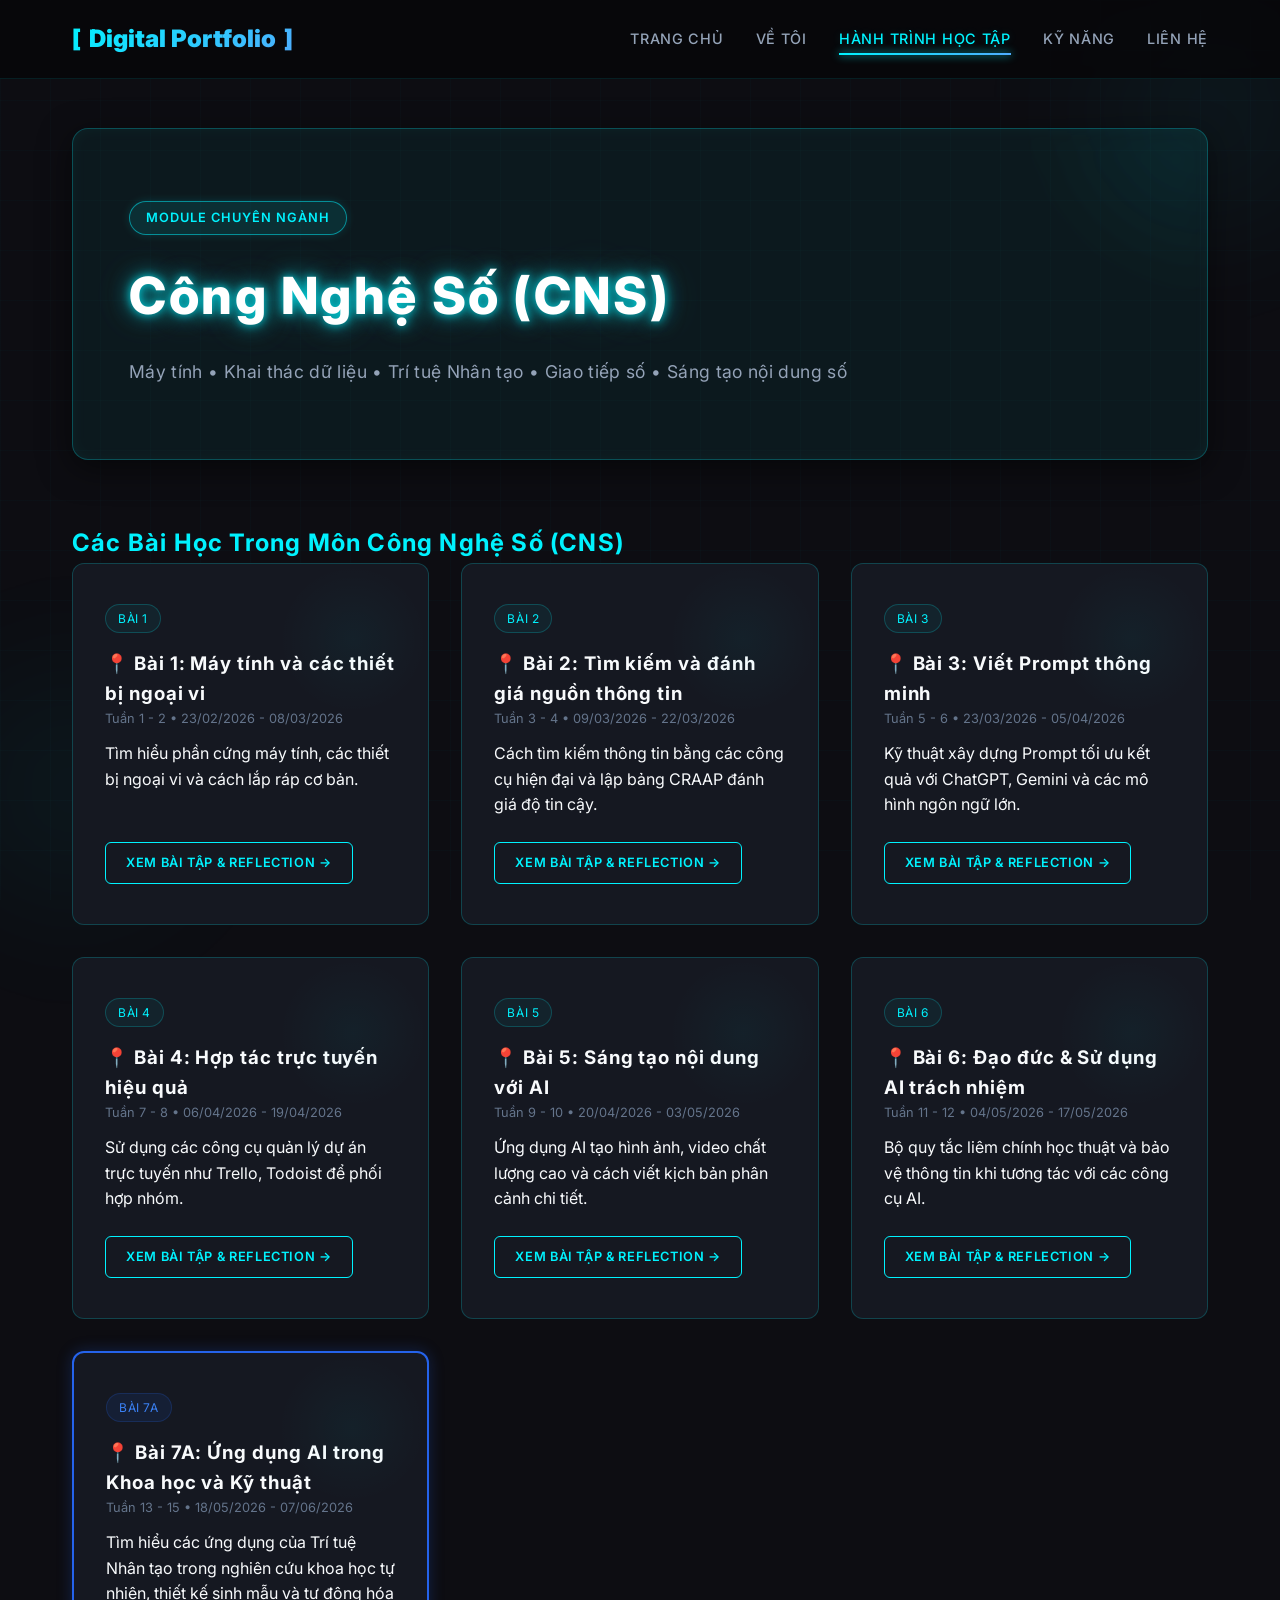
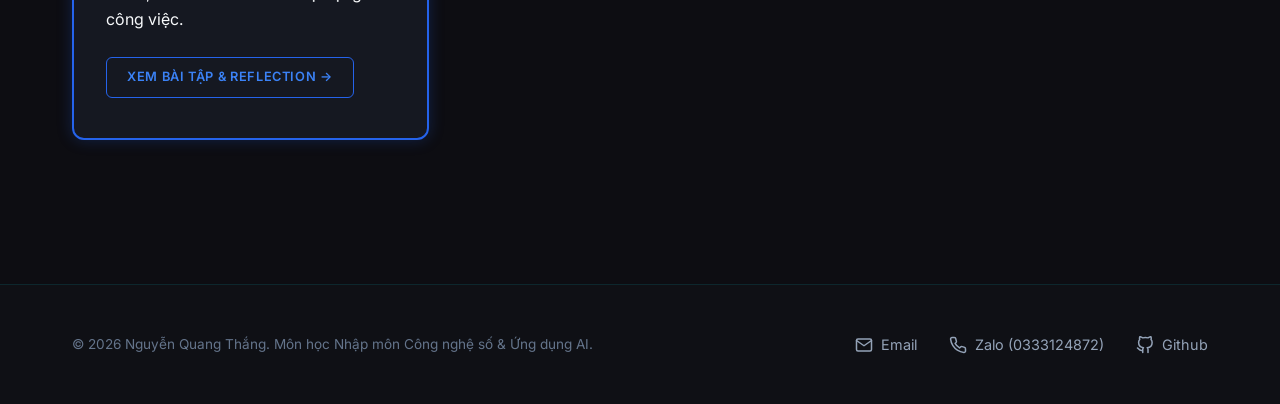
<file: cns.html>
<!DOCTYPE html>
<html lang="vi">
<head>
    <meta charset="UTF-8">
    <meta name="viewport" content="width=device-width, initial-scale=1.0">
    <meta name="description" content="Chuyên đề học tập Công Nghệ Số (CNS) của Nguyễn Quang Thắng. Tổng hợp 7 bài học cốt lõi từ cơ bản đến ứng dụng chuyên sâu.">
    <title>Công Nghệ Số | Nguyễn Quang Thắng</title>
    <link rel="icon" type="image/x-icon" href="assets/images/avatar.jpg">
    <!-- Open Graph / Facebook -->
    <meta property="og:type" content="website">
    <meta property="og:url" content="https://lionels-kayden.github.io/cns.html">
    <meta property="og:title" content="Chuyên Đề Công Nghệ Số | Digital Portfolio | Nguyễn Quang Thắng">
    <meta property="og:description" content="Chuyên đề học tập Công Nghệ Số (CNS) của Nguyễn Quang Thắng. Tổng hợp 7 bài học cốt lõi từ cơ bản đến ứng dụng chuyên sâu.">
    <meta property="og:image" content="https://via.placeholder.com/1200x630/0f111a/00f2fe?text=Nguyen+Quang+Thang+Portfolio">
    <!-- CSS Style Link -->
    <link rel="stylesheet" href="css/style.css">
</head>
<body class="page-fade-in">
    <!-- Background Elements -->
    <div class="glow-orb orb-1"></div>
    <div class="glow-orb orb-2"></div>

    <!-- Header & Navigation -->
    <header class="header" id="header">
        <nav class="navbar" id="navbar">
            <a href="index.html" class="logo" id="logoLink">Digital Portfolio</a>
            
            <div class="hamburger" id="navToggleBtn" aria-label="Toggle Navigation Menu">
                <span></span>
                <span></span>
                <span></span>
            </div>

            <ul class="nav-menu" id="navMenu">
                <li><a href="index.html" class="nav-link" id="navHome">Trang chủ</a></li>
                <li><a href="about.html" class="nav-link" id="navAbout">Về tôi</a></li>
                <li><a href="journey.html" class="nav-link" id="navJourney">Hành trình học tập</a></li>
                <li><a href="skills.html" class="nav-link" id="navSkills">Kỹ năng</a></li>
                <li><a href="contact.html" class="nav-link" id="navContact">Liên hệ</a></li>
            </ul>
        </nav>
    </header>

    <!-- Main Container -->
    <main class="container">
        <!-- Hero Section (Glassmorphism) -->
        <section class="hero-glass" id="cnsHero">
            <div class="cns-badge-wrapper" id="cnsBadgeWrapper">
                <span class="cns-badge" id="cnsHeroBadge">MODULE CHUYÊN NGÀNH</span>
            </div>
            <h1 id="cnsHeroTitle">Công Nghệ Số (CNS)</h1>
            <p id="cnsHeroDesc">
                Máy tính • Khai thác dữ liệu • Trí tuệ Nhân tạo • Giao tiếp số • Sáng tạo nội dung số
            </p>
        </section>

        <!-- Main Content -->
        <section id="cnsContent">
            <h2 class="section-divider" style="margin-top: 0; color: var(--primary);" id="cnsContentTitle">
                Các Bài Học Trong Môn Công Nghệ Số (CNS)
            </h2>
            
            <!-- Grid 3 cột chứa 7 Thẻ Card -->
            <div class="rubric-grid" id="cnsLessonsGrid">
                <!-- Bài 1 -->
                <div class="cyber-card" id="lesson1Card">
                    <div>
                        <div class="task-tag" id="tagLesson1">Bài 1</div>
                        <h3 class="project-title" id="titleLesson1">📍 Bài 1: Máy tính và các thiết bị ngoại vi</h3>
                        <span class="time-text" id="timeLesson1">Tuần 1 - 2 • 23/02/2026 - 08/03/2026</span>
                        <p class="project-desc" id="descLesson1">
                             Tìm hiểu phần cứng máy tính, các thiết bị ngoại vi và cách lắp ráp cơ bản.
                        </p>
                    </div>
                    <a href="bai1.html" class="btn-proof" id="btnLesson1">Xem bài tập & Reflection →</a>
                </div>

                <!-- Bài 2 -->
                <div class="cyber-card" id="lesson2Card">
                    <div>
                        <div class="task-tag" id="tagLesson2">Bài 2</div>
                        <h3 class="project-title" id="titleLesson2">📍 Bài 2: Tìm kiếm và đánh giá nguồn thông tin</h3>
                        <span class="time-text" id="timeLesson2">Tuần 3 - 4 • 09/03/2026 - 22/03/2026</span>
                        <p class="project-desc" id="descLesson2">
                            Cách tìm kiếm thông tin bằng các công cụ hiện đại và lập bảng CRAAP đánh giá độ tin cậy.
                        </p>
                    </div>
                    <a href="bai2.html" class="btn-proof" id="btnLesson2">Xem bài tập & Reflection →</a>
                </div>

                <!-- Bài 3 -->
                <div class="cyber-card" id="lesson3Card">
                    <div>
                        <div class="task-tag" id="tagLesson3">Bài 3</div>
                        <h3 class="project-title" id="titleLesson3">📍 Bài 3: Viết Prompt thông minh</h3>
                        <span class="time-text" id="timeLesson3">Tuần 5 - 6 • 23/03/2026 - 05/04/2026</span>
                        <p class="project-desc" id="descLesson3">
                            Kỹ thuật xây dựng Prompt tối ưu kết quả với ChatGPT, Gemini và các mô hình ngôn ngữ lớn.
                        </p>
                    </div>
                    <a href="bai3.html" class="btn-proof" id="btnLesson3">Xem bài tập & Reflection →</a>
                </div>

                <!-- Bài 4 -->
                <div class="cyber-card" id="lesson4Card">
                    <div>
                        <div class="task-tag" id="tagLesson4">Bài 4</div>
                        <h3 class="project-title" id="titleLesson4">📍 Bài 4: Hợp tác trực tuyến hiệu quả</h3>
                        <span class="time-text" id="timeLesson4">Tuần 7 - 8 • 06/04/2026 - 19/04/2026</span>
                        <p class="project-desc" id="descLesson4">
                            Sử dụng các công cụ quản lý dự án trực tuyến như Trello, Todoist để phối hợp nhóm.
                        </p>
                    </div>
                    <a href="bai4.html" class="btn-proof" id="btnLesson4">Xem bài tập & Reflection →</a>
                </div>

                <!-- Bài 5 -->
                <div class="cyber-card" id="lesson5Card">
                    <div>
                        <div class="task-tag" id="tagLesson5">Bài 5</div>
                        <h3 class="project-title" id="titleLesson5">📍 Bài 5: Sáng tạo nội dung với AI</h3>
                        <span class="time-text" id="timeLesson5">Tuần 9 - 10 • 20/04/2026 - 03/05/2026</span>
                        <p class="project-desc" id="descLesson5">
                            Ứng dụng AI tạo hình ảnh, video chất lượng cao và cách viết kịch bản phân cảnh chi tiết.
                        </p>
                    </div>
                    <a href="bai5.html" class="btn-proof" id="btnLesson5">Xem bài tập & Reflection →</a>
                </div>

                <!-- Bài 6 -->
                <div class="cyber-card" id="lesson6Card">
                    <div>
                        <div class="task-tag" id="tagLesson6">Bài 6</div>
                        <h3 class="project-title" id="titleLesson6">📍 Bài 6: Đạo đức & Sử dụng AI trách nhiệm</h3>
                        <span class="time-text" id="timeLesson6">Tuần 11 - 12 • 04/05/2026 - 17/05/2026</span>
                        <p class="project-desc" id="descLesson6">
                            Bộ quy tắc liêm chính học thuật và bảo vệ thông tin khi tương tác với các công cụ AI.
                        </p>
                    </div>
                    <a href="bai6.html" class="btn-proof" id="btnLesson6">Xem bài tập & Reflection →</a>
                </div>

                <!-- Bài 7A - Highlight Card -->
                <div class="cyber-card special-cns-card" id="lesson7Card">
                    <div>
                        <div class="task-tag" id="tagLesson7">Bài 7A</div>
                        <h3 class="project-title" id="titleLesson7">📍 Bài 7A: Ứng dụng AI trong Khoa học và Kỹ thuật</h3>
                        <span class="time-text" id="timeLesson7">Tuần 13 - 15 • 18/05/2026 - 07/06/2026</span>
                        <p class="project-desc" id="descLesson7">
                            Tìm hiểu các ứng dụng của Trí tuệ Nhân tạo trong nghiên cứu khoa học tự nhiên, thiết kế sinh mẫu và tự động hóa công việc.
                        </p>
                    </div>
                    <a href="bai7.html" class="btn-proof" id="btnLesson7">Xem bài tập & Reflection →</a>
                </div>
            </div>
        </section>
    </main>

    <!-- Footer -->
    <footer class="footer" id="footer">
        <div class="footer-content" id="footerContent">
            <div class="footer-left" id="footerLeft">
                <p id="copyright">© 2026 Nguyễn Quang Thắng. Môn học Nhập môn Công nghệ số & Ứng dụng AI.</p>
            </div>
            <div class="footer-contacts" id="footerContacts">
                <a href="mailto:nguyenquangthang8827@gmail.com" class="contact-link" id="contactEmail">
                    <svg width="18" height="18" viewBox="0 0 24 24" fill="none" stroke="currentColor" stroke-width="2" stroke-linecap="round" stroke-linejoin="round">
                        <path d="M4 4h16c1.1 0 2 .9 2 2v12c0 1.1-.9 2-2 2H4c-1.1 0-2-.9-2-2V6c0-1.1.9-2 2-2z" />
                        <polyline points="22,6 12,13 2,6" />
                    </svg>
                    Email
                </a>
                <a href="tel:0333124872" class="contact-link" id="contactZalo">
                    <svg width="18" height="18" viewBox="0 0 24 24" fill="none" stroke="currentColor" stroke-width="2" stroke-linecap="round" stroke-linejoin="round">
                        <path d="M22 16.92v3a2 2 0 0 1-2.18 2 19.79 19.79 0 0 1-8.63-3.07 19.5 19.5 0 0 1-6-6 19.79 19.79 0 0 1-3.07-8.67A2 2 0 0 1 4.11 2h3a2 2 0 0 1 2 1.72 12.84 12.84 0 0 0 .7 2.81 2 2 0 0 1-.45 2.11L8.09 9.91a16 16 0 0 0 6 6l1.27-1.27a2 2 0 0 1 2.11-.45 12.84 12.84 0 0 0 2.81.7A2 2 0 0 1 22 16.92z" />
                    </svg>
                    Zalo (0333124872)
                </a>
                <a href="https://github.com/lionels-kayden" target="_blank" rel="noopener noreferrer" class="contact-link" id="contactGithub">
                    <svg width="18" height="18" viewBox="0 0 24 24" fill="none" stroke="currentColor" stroke-width="2" stroke-linecap="round" stroke-linejoin="round">
                        <path d="M9 19c-5 1.5-5-2.5-7-3m14 6v-3.87a3.37 3.37 0 0 0-.94-2.61c3.14-.35 6.44-1.54 6.44-7A5.44 5.44 0 0 0 20 4.77 5.07 5.07 0 0 0 19.91 1S18.73.65 16 2.48a13.38 13.38 0 0 0-7 0C6.27.65 5.09 1 5.09 1A5.07 5.07 0 0 0 5 4.77a5.44 5.44 0 0 0-1.5 3.78c0 5.42 3.3 6.61 6.44 7A3.37 3.37 0 0 0 9 18.13V22" />
                    </svg>
                    Github
                </a>
            </div>
        </div>
    </footer>

    <!-- Back to Top Button -->
    <button class="back-to-top" id="backToTop" title="Cuộn về đầu trang">&#8593;</button>

    <!-- Main JavaScript Link -->
    <script src="js/main.js"></script>
</body>
</html>
</file>
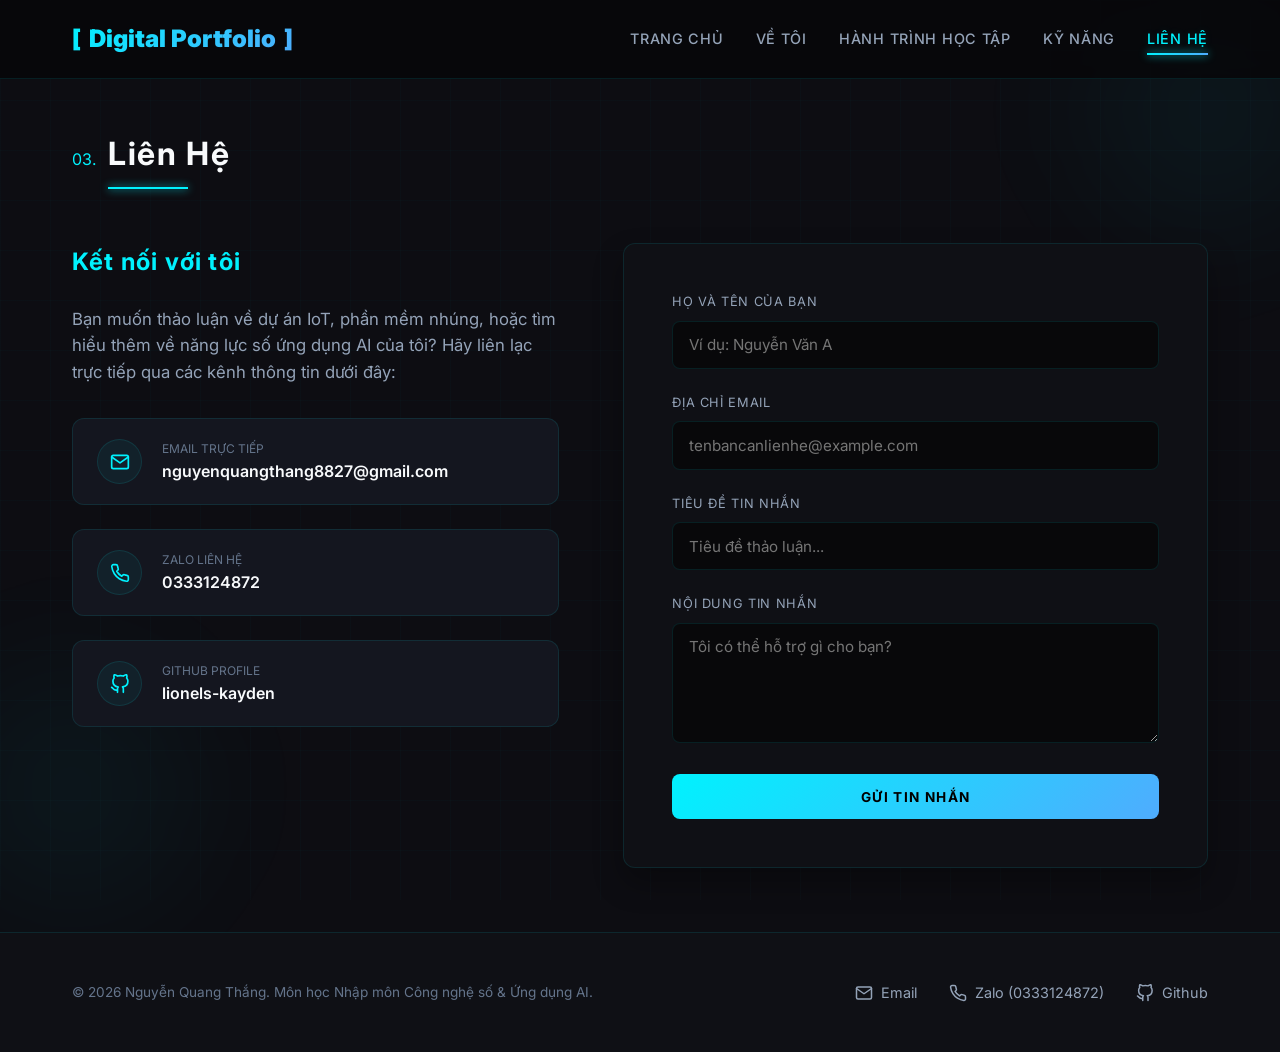
<file: contact.html>
<!DOCTYPE html>
<html lang="vi">
<head>
    <meta charset="UTF-8">
    <meta name="viewport" content="width=device-width, initial-scale=1.0">
    <meta name="description" content="Liên hệ với Nguyễn Quang Thắng. Kênh mạng xã hội cá nhân và biểu mẫu gửi tin nhắn trực tiếp.">
    <title>Liên Hệ | Nguyễn Quang Thắng</title>
    <link rel="icon" type="image/x-icon" href="assets/images/avatar.jpg">
    <!-- Open Graph / Facebook -->
    <meta property="og:type" content="website">
    <meta property="og:url" content="https://lionels-kayden.github.io/contact.html">
    <meta property="og:title" content="Liên Hệ | Digital Portfolio | Nguyễn Quang Thắng">
    <meta property="og:description" content="Liên hệ với Nguyễn Quang Thắng. Kênh mạng xã hội cá nhân và biểu mẫu gửi tin nhắn trực tiếp.">
    <meta property="og:image" content="https://via.placeholder.com/1200x630/0f111a/00f2fe?text=Nguyen+Quang+Thang+Portfolio">
        <!-- Google Fonts -->
    <link rel="preconnect" href="https://fonts.googleapis.com">
    <link rel="preconnect" href="https://fonts.gstatic.com" crossorigin>
    <link href="https://fonts.googleapis.com/css2?family=Inter:wght@300;400;500;600;700&display=swap" rel="stylesheet">

    <!-- CSS Style Link -->
    <link rel="stylesheet" href="css/style.css">
</head>
<body class="page-fade-in">
    <!-- Background Elements -->
    <div class="glow-orb orb-1"></div>
    <div class="glow-orb orb-2"></div>

    <!-- Header & Navigation -->
    <header class="header" id="header">
        <nav class="navbar" id="navbar">
            <a href="index.html" class="logo" id="logoLink">Digital Portfolio</a>
            
            <div class="hamburger" id="navToggleBtn" aria-label="Toggle Navigation Menu">
                <span></span>
                <span></span>
                <span></span>
            </div>

            <ul class="nav-menu" id="navMenu">
                <li><a href="index.html" class="nav-link" id="navHome">Trang chủ</a></li>
                <li><a href="about.html" class="nav-link" id="navAbout">Về tôi</a></li>
                <li><a href="journey.html" class="nav-link" id="navJourney">Hành trình học tập</a></li>
                <li><a href="skills.html" class="nav-link" id="navSkills">Kỹ năng</a></li>
                <li><a href="contact.html" class="nav-link" id="navContact">Liên hệ</a></li>
            </ul>
        </nav>
    </header>

    <!-- Main Container -->
    <main class="container">
        <!-- Contact Header -->
        <section class="about-header" id="contactHeader">
            <span class="section-number" id="contactNum">03.</span>
            <h2 class="section-title" id="contactTitle">Liên Hệ</h2>
        </section>

        <!-- Contact Layout -->
        <div class="contact-layout" id="contactLayout">
            <!-- Left Column: Social Channels -->
            <div class="contact-info" id="contactInfoCol">
                <h3 id="connectTitle">Kết nối với tôi</h3>
                <p id="connectDesc">
                    Bạn muốn thảo luận về dự án IoT, phần mềm nhúng, hoặc tìm hiểu thêm về năng lực số ứng dụng AI của tôi? Hãy liên lạc trực tiếp qua các kênh thông tin dưới đây:
                </p>

                <div class="contact-channels" id="channelsContainer">
                    <!-- Channel 1: Email -->
                    <a href="mailto:nguyenquangthang8827@gmail.com" class="channel-card" id="channelEmail">
                        <div class="channel-icon">
                            <svg width="20" height="20" viewBox="0 0 24 24" fill="none" stroke="currentColor" stroke-width="2" stroke-linecap="round" stroke-linejoin="round">
                                <path d="M4 4h16c1.1 0 2 .9 2 2v12c0 1.1-.9 2-2 2H4c-1.1 0-2-.9-2-2V6c0-1.1.9-2 2-2z" />
                                <polyline points="22,6 12,13 2,6" />
                            </svg>
                        </div>
                        <div class="channel-details">
                            <div class="channel-label">Email trực tiếp</div>
                            <div class="channel-val">nguyenquangthang8827@gmail.com</div>
                        </div>
                    </a>

                    <!-- Channel 2: Zalo / Phone -->
                    <a href="tel:0333124872" class="channel-card" id="channelZalo">
                        <div class="channel-icon">
                            <svg width="20" height="20" viewBox="0 0 24 24" fill="none" stroke="currentColor" stroke-width="2" stroke-linecap="round" stroke-linejoin="round">
                                <path d="M22 16.92v3a2 2 0 0 1-2.18 2 19.79 19.79 0 0 1-8.63-3.07 19.5 19.5 0 0 1-6-6 19.79 19.79 0 0 1-3.07-8.67A2 2 0 0 1 4.11 2h3a2 2 0 0 1 2 1.72 12.84 12.84 0 0 0 .7 2.81 2 2 0 0 1-.45 2.11L8.09 9.91a16 16 0 0 0 6 6l1.27-1.27a2 2 0 0 1 2.11-.45 12.84 12.84 0 0 0 2.81.7A2 2 0 0 1 22 16.92z" />
                            </svg>
                        </div>
                        <div class="channel-details">
                            <div class="channel-label">Zalo liên hệ</div>
                            <div class="channel-val">0333124872</div>
                        </div>
                    </a>

                    <!-- Channel 3: Github -->
                    <a href="https://github.com/lionels-kayden" target="_blank" rel="noopener noreferrer" class="channel-card" id="channelGithub">
                        <div class="channel-icon">
                            <svg width="20" height="20" viewBox="0 0 24 24" fill="none" stroke="currentColor" stroke-width="2" stroke-linecap="round" stroke-linejoin="round">
                                <path d="M9 19c-5 1.5-5-2.5-7-3m14 6v-3.87a3.37 3.37 0 0 0-.94-2.61c3.14-.35 6.44-1.54 6.44-7A5.44 5.44 0 0 0 20 4.77 5.07 5.07 0 0 0 19.91 1S18.73.65 16 2.48a13.38 13.38 0 0 0-7 0C6.27.65 5.09 1 5.09 1A5.07 5.07 0 0 0 5 4.77a5.44 5.44 0 0 0-1.5 3.78c0 5.42 3.3 6.61 6.44 7A3.37 3.37 0 0 0 9 18.13V22" />
                            </svg>
                        </div>
                        <div class="channel-details">
                            <div class="channel-label">Github Profile</div>
                            <div class="channel-val">lionels-kayden</div>
                        </div>
                    </a>
                </div>
            </div>

            <!-- Right Column: Message Form -->
            <div class="contact-form-container" id="contactFormCol">
                <form id="contactForm">
                    <div class="form-group" id="groupName">
                        <label for="formName" class="form-label">Họ và tên của bạn</label>
                        <input type="text" id="formName" class="form-input" placeholder="Ví dụ: Nguyễn Văn A" required>
                    </div>

                    <div class="form-group" id="groupEmail">
                        <label for="formEmail" class="form-label">Địa chỉ email</label>
                        <input type="email" id="formEmail" class="form-input" placeholder="tenbancanlienhe@example.com" required>
                    </div>

                    <div class="form-group" id="groupSubject">
                        <label for="formSubject" class="form-label">Tiêu đề tin nhắn</label>
                        <input type="text" id="formSubject" class="form-input" placeholder="Tiêu đề thảo luận..." required>
                    </div>

                    <div class="form-group" id="groupMessage">
                        <label for="formMessage" class="form-label">Nội dung tin nhắn</label>
                        <textarea id="formMessage" class="form-input" placeholder="Tôi có thể hỗ trợ gì cho bạn?" required></textarea>
                    </div>

                    <button type="submit" class="btn-submit" id="btnSubmitForm">Gửi tin nhắn</button>
                </form>
            </div>
        </div>
    </main>

    <!-- Footer -->
    <footer class="footer" id="footer">
        <div class="footer-content" id="footerContent">
            <div class="footer-left" id="footerLeft">
                <p id="copyright">© 2026 Nguyễn Quang Thắng. Môn học Nhập môn Công nghệ số & Ứng dụng AI.</p>
            </div>
            <div class="footer-contacts" id="footerContacts">
                <a href="mailto:nguyenquangthang8827@gmail.com" class="contact-link" id="contactEmail">
                    <svg width="18" height="18" viewBox="0 0 24 24" fill="none" stroke="currentColor" stroke-width="2" stroke-linecap="round" stroke-linejoin="round">
                        <path d="M4 4h16c1.1 0 2 .9 2 2v12c0 1.1-.9 2-2 2H4c-1.1 0-2-.9-2-2V6c0-1.1.9-2 2-2z" />
                        <polyline points="22,6 12,13 2,6" />
                    </svg>
                    Email
                </a>
                <a href="tel:0333124872" class="contact-link" id="contactZalo">
                    <svg width="18" height="18" viewBox="0 0 24 24" fill="none" stroke="currentColor" stroke-width="2" stroke-linecap="round" stroke-linejoin="round">
                        <path d="M22 16.92v3a2 2 0 0 1-2.18 2 19.79 19.79 0 0 1-8.63-3.07 19.5 19.5 0 0 1-6-6 19.79 19.79 0 0 1-3.07-8.67A2 2 0 0 1 4.11 2h3a2 2 0 0 1 2 1.72 12.84 12.84 0 0 0 .7 2.81 2 2 0 0 1-.45 2.11L8.09 9.91a16 16 0 0 0 6 6l1.27-1.27a2 2 0 0 1 2.11-.45 12.84 12.84 0 0 0 2.81.7A2 2 0 0 1 22 16.92z" />
                    </svg>
                    Zalo (0333124872)
                </a>
                <a href="https://github.com/lionels-kayden" target="_blank" rel="noopener noreferrer" class="contact-link" id="contactGithub">
                    <svg width="18" height="18" viewBox="0 0 24 24" fill="none" stroke="currentColor" stroke-width="2" stroke-linecap="round" stroke-linejoin="round">
                        <path d="M9 19c-5 1.5-5-2.5-7-3m14 6v-3.87a3.37 3.37 0 0 0-.94-2.61c3.14-.35 6.44-1.54 6.44-7A5.44 5.44 0 0 0 20 4.77 5.07 5.07 0 0 0 19.91 1S18.73.65 16 2.48a13.38 13.38 0 0 0-7 0C6.27.65 5.09 1 5.09 1A5.07 5.07 0 0 0 5 4.77a5.44 5.44 0 0 0-1.5 3.78c0 5.42 3.3 6.61 6.44 7A3.37 3.37 0 0 0 9 18.13V22" />
                    </svg>
                    Github
                </a>
            </div>
        </div>
    </footer>

    <!-- Back to Top Button -->
    <button class="back-to-top" id="backToTop" title="Cuộn về đầu trang">&#8593;</button>

    <!-- Main JavaScript Link -->
    <script src="js/main.js"></script>
</body>
</html>
</file>
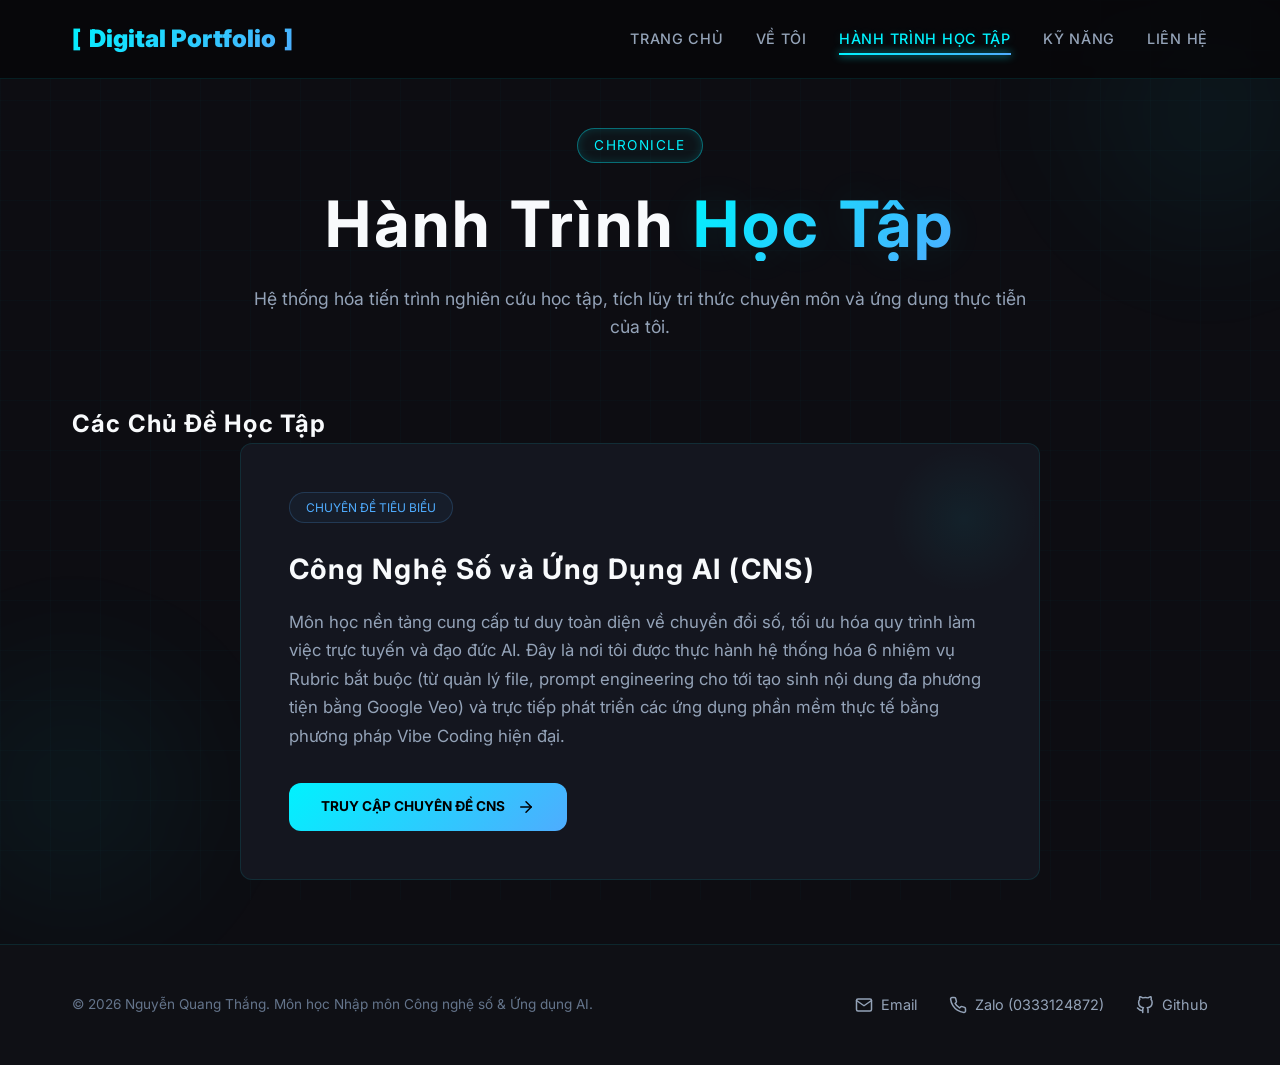
<file: journey.html>
<!DOCTYPE html>
<html lang="vi">
<head>
    <meta charset="UTF-8">
    <meta name="viewport" content="width=device-width, initial-scale=1.0">
    <meta name="description" content="Hành trình học tập và phát triển năng lực số của Nguyễn Quang Thắng. Chuyên mục các chủ đề học tập chính bao gồm Công Nghệ Số (CNS).">
    <title>Hành Trình Học Tập | Nguyễn Quang Thắng</title>
    <link rel="icon" type="image/x-icon" href="assets/images/avatar.jpg">
    <!-- Open Graph / Facebook -->
    <meta property="og:type" content="website">
    <meta property="og:url" content="https://lionels-kayden.github.io/journey.html">
    <meta property="og:title" content="Hành Trình Học Tập | Digital Portfolio | Nguyễn Quang Thắng">
    <meta property="og:description" content="Hành trình học tập và phát triển năng lực số của Nguyễn Quang Thắng. Chuyên mục các chủ đề học tập chính bao gồm Công Nghệ Số (CNS).">
    <meta property="og:image" content="https://via.placeholder.com/1200x630/0f111a/00f2fe?text=Nguyen+Quang+Thang+Portfolio">
        <!-- Google Fonts -->
    <link rel="preconnect" href="https://fonts.googleapis.com">
    <link rel="preconnect" href="https://fonts.gstatic.com" crossorigin>
    <link href="https://fonts.googleapis.com/css2?family=Inter:wght@300;400;500;600;700&display=swap" rel="stylesheet">

    <!-- CSS Style Link -->
    <link rel="stylesheet" href="css/style.css">
</head>
<body class="page-fade-in">
    <!-- Background Elements -->
    <div class="glow-orb orb-1"></div>
    <div class="glow-orb orb-2"></div>

    <!-- Header & Navigation -->
    <header class="header" id="header">
        <nav class="navbar" id="navbar">
            <a href="index.html" class="logo" id="logoLink">Digital Portfolio</a>
            
            <div class="hamburger" id="navToggleBtn" aria-label="Toggle Navigation Menu">
                <span></span>
                <span></span>
                <span></span>
            </div>

            <ul class="nav-menu" id="navMenu">
                <li><a href="index.html" class="nav-link" id="navHome">Trang chủ</a></li>
                <li><a href="about.html" class="nav-link" id="navAbout">Về tôi</a></li>
                <li><a href="journey.html" class="nav-link" id="navJourney">Hành trình học tập</a></li>
                <li><a href="skills.html" class="nav-link" id="navSkills">Kỹ năng</a></li>
                <li><a href="contact.html" class="nav-link" id="navContact">Liên hệ</a></li>
            </ul>
        </nav>
    </header>

    <!-- Main Container -->
    <main class="container">
        <!-- Journey Header -->
        <section class="journey-header" id="journeyHeader">
            <div class="hero-tag" id="journeyTag">CHRONICLE</div>
            <h1 class="hero-title" id="journeyTitle">Hành Trình <span>Học Tập</span></h1>
            <p class="journey-subtitle" id="journeySubtitle">
                Hệ thống hóa tiến trình nghiên cứu học tập, tích lũy tri thức chuyên môn và ứng dụng thực tiễn của tôi.
            </p>
        </section>

        <!-- Section: Các Chủ Đề Học Tập -->
        <h2 class="section-divider" id="topicsDivider">Các Chủ Đề Học Tập</h2>
        
        <section class="topics-grid" id="topicsGrid">
            <!-- Card Lớn: Môn học Công Nghệ Số (CNS) -->
            <div class="topic-card" id="topicCnsCard">
                <div class="topic-badge" id="cnsBadge">CHUYÊN ĐỀ TIÊU BIỂU</div>
                <h3 class="topic-title" id="cnsTitle">Công Nghệ Số và Ứng Dụng AI (CNS)</h3>
                <p class="topic-desc" id="cnsDesc">
                    Môn học nền tảng cung cấp tư duy toàn diện về chuyển đổi số, tối ưu hóa quy trình làm việc trực tuyến và đạo đức AI. Đây là nơi tôi được thực hành hệ thống hóa 6 nhiệm vụ Rubric bắt buộc (từ quản lý file, prompt engineering cho tới tạo sinh nội dung đa phương tiện bằng Google Veo) và trực tiếp phát triển các ứng dụng phần mềm thực tế bằng phương pháp Vibe Coding hiện đại.
                </p>
                <a href="cns.html" class="topic-btn" id="btnCnsLink">
                    Truy cập chuyên đề CNS
                    <svg width="18" height="18" viewBox="0 0 24 24" fill="none" stroke="currentColor" stroke-width="2" stroke-linecap="round" stroke-linejoin="round">
                        <line x1="5" y1="12" x2="19" y2="12"></line>
                        <polyline points="12 5 19 12 12 19"></polyline>
                    </svg>
                </a>
            </div>
        </section>
    </main>

    <!-- Footer -->
    <footer class="footer" id="footer">
        <div class="footer-content" id="footerContent">
            <div class="footer-left" id="footerLeft">
                <p id="copyright">© 2026 Nguyễn Quang Thắng. Môn học Nhập môn Công nghệ số & Ứng dụng AI.</p>
            </div>
            <div class="footer-contacts" id="footerContacts">
                <a href="mailto:nguyenquangthang8827@gmail.com" class="contact-link" id="contactEmail">
                    <svg width="18" height="18" viewBox="0 0 24 24" fill="none" stroke="currentColor" stroke-width="2" stroke-linecap="round" stroke-linejoin="round">
                        <path d="M4 4h16c1.1 0 2 .9 2 2v12c0 1.1-.9 2-2 2H4c-1.1 0-2-.9-2-2V6c0-1.1.9-2 2-2z" />
                        <polyline points="22,6 12,13 2,6" />
                    </svg>
                    Email
                </a>
                <a href="tel:0333124872" class="contact-link" id="contactZalo">
                    <svg width="18" height="18" viewBox="0 0 24 24" fill="none" stroke="currentColor" stroke-width="2" stroke-linecap="round" stroke-linejoin="round">
                        <path d="M22 16.92v3a2 2 0 0 1-2.18 2 19.79 19.79 0 0 1-8.63-3.07 19.5 19.5 0 0 1-6-6 19.79 19.79 0 0 1-3.07-8.67A2 2 0 0 1 4.11 2h3a2 2 0 0 1 2 1.72 12.84 12.84 0 0 0 .7 2.81 2 2 0 0 1-.45 2.11L8.09 9.91a16 16 0 0 0 6 6l1.27-1.27a2 2 0 0 1 2.11-.45 12.84 12.84 0 0 0 2.81.7A2 2 0 0 1 22 16.92z" />
                    </svg>
                    Zalo (0333124872)
                </a>
                <a href="https://github.com/lionels-kayden" target="_blank" rel="noopener noreferrer" class="contact-link" id="contactGithub">
                    <svg width="18" height="18" viewBox="0 0 24 24" fill="none" stroke="currentColor" stroke-width="2" stroke-linecap="round" stroke-linejoin="round">
                        <path d="M9 19c-5 1.5-5-2.5-7-3m14 6v-3.87a3.37 3.37 0 0 0-.94-2.61c3.14-.35 6.44-1.54 6.44-7A5.44 5.44 0 0 0 20 4.77 5.07 5.07 0 0 0 19.91 1S18.73.65 16 2.48a13.38 13.38 0 0 0-7 0C6.27.65 5.09 1 5.09 1A5.07 5.07 0 0 0 5 4.77a5.44 5.44 0 0 0-1.5 3.78c0 5.42 3.3 6.61 6.44 7A3.37 3.37 0 0 0 9 18.13V22" />
                    </svg>
                    Github
                </a>
            </div>
        </div>
    </footer>

    <!-- Back to Top Button -->
    <button class="back-to-top" id="backToTop" title="Cuộn về đầu trang">&#8593;</button>

    <!-- Main JavaScript Link -->
    <script src="js/main.js"></script>
</body>
</html>
</file>
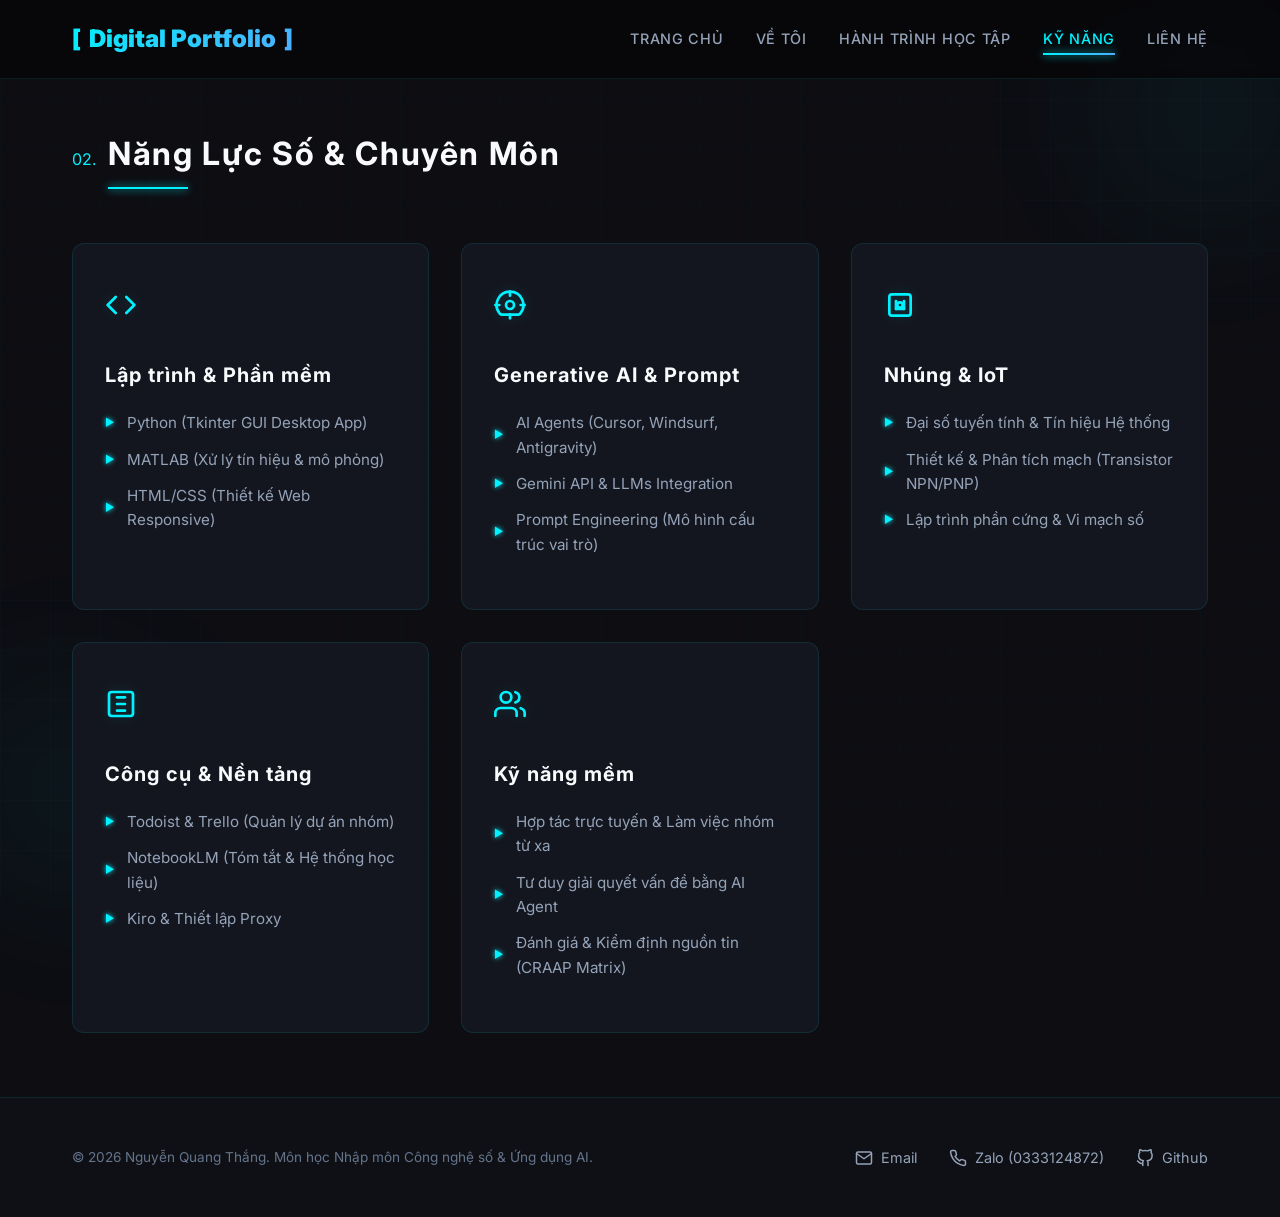
<file: skills.html>
<!DOCTYPE html>
<html lang="vi">
<head>
    <meta charset="UTF-8">
    <meta name="viewport" content="width=device-width, initial-scale=1.0">
    <meta name="description" content="5 nhóm kỹ năng số và chuyên môn cốt lõi của Nguyễn Quang Thắng bao gồm Lập trình, Generative AI, IoT Nhúng, Công cụ Quản lý và Kỹ năng mềm.">
    <title>Kỹ Năng | Nguyễn Quang Thắng</title>
    <link rel="icon" type="image/x-icon" href="assets/images/avatar.jpg">
    <!-- Open Graph / Facebook -->
    <meta property="og:type" content="website">
    <meta property="og:url" content="https://lionels-kayden.github.io/skills.html">
    <meta property="og:title" content="Kỹ Năng | Digital Portfolio | Nguyễn Quang Thắng">
    <meta property="og:description" content="5 nhóm kỹ năng số và chuyên môn cốt lõi của Nguyễn Quang Thắng bao gồm Lập trình, Generative AI, IoT Nhúng, Công cụ Quản lý và Kỹ năng mềm.">
    <meta property="og:image" content="https://via.placeholder.com/1200x630/0f111a/00f2fe?text=Nguyen+Quang+Thang+Portfolio">
        <!-- Google Fonts -->
    <link rel="preconnect" href="https://fonts.googleapis.com">
    <link rel="preconnect" href="https://fonts.gstatic.com" crossorigin>
    <link href="https://fonts.googleapis.com/css2?family=Inter:wght@300;400;500;600;700&display=swap" rel="stylesheet">

    <!-- CSS Style Link -->
    <link rel="stylesheet" href="css/style.css">
</head>
<body class="page-fade-in">
    <!-- Background Elements -->
    <div class="glow-orb orb-1"></div>
    <div class="glow-orb orb-2"></div>

    <!-- Header & Navigation -->
    <header class="header" id="header">
        <nav class="navbar" id="navbar">
            <a href="index.html" class="logo" id="logoLink">Digital Portfolio</a>
            
            <div class="hamburger" id="navToggleBtn" aria-label="Toggle Navigation Menu">
                <span></span>
                <span></span>
                <span></span>
            </div>

            <ul class="nav-menu" id="navMenu">
                <li><a href="index.html" class="nav-link" id="navHome">Trang chủ</a></li>
                <li><a href="about.html" class="nav-link" id="navAbout">Về tôi</a></li>
                <li><a href="journey.html" class="nav-link" id="navJourney">Hành trình học tập</a></li>
                <li><a href="skills.html" class="nav-link" id="navSkills">Kỹ năng</a></li>
                <li><a href="contact.html" class="nav-link" id="navContact">Liên hệ</a></li>
            </ul>
        </nav>
    </header>

    <!-- Main Container -->
    <main class="container">
        <!-- Skills Header -->
        <section class="about-header" id="skillsHeader">
            <span class="section-number" id="skillsNum">02.</span>
            <h2 class="section-title" id="skillsTitle">Năng Lực Số & Chuyên Môn</h2>
        </section>

        <!-- Skills Grid (5 nhóm kỹ năng lớn) -->
        <section class="skills-grid" id="skillsGrid">
            <!-- Nhóm 1: Lập trình & Phần mềm -->
            <div class="skill-card" id="skillCardProgramming">
                <div class="skill-icon" id="iconProgramming">
                    <svg width="32" height="32" viewBox="0 0 24 24" fill="none" stroke="currentColor" stroke-width="2" stroke-linecap="round" stroke-linejoin="round">
                        <polyline points="16 18 22 12 16 6" />
                        <polyline points="8 6 2 12 8 18" />
                    </svg>
                </div>
                <h3 class="skill-title" id="titleProgramming">Lập trình & Phần mềm</h3>
                <ul class="skill-list" id="listProgramming">
                    <li>Python (Tkinter GUI Desktop App)</li>
                    <li>MATLAB (Xử lý tín hiệu & mô phỏng)</li>
                    <li>HTML/CSS (Thiết kế Web Responsive)</li>
                </ul>
            </div>

            <!-- Nhóm 2: Generative AI & Prompt -->
            <div class="skill-card" id="skillCardAi">
                <div class="skill-icon" id="iconAi">
                    <svg width="32" height="32" viewBox="0 0 24 24" fill="none" stroke="currentColor" stroke-width="2" stroke-linecap="round" stroke-linejoin="round">
                        <path d="M12 2a10 10 0 0 1 7.54 16.59c-.4.4-.9.6-1.45.6H5.91c-.55 0-1.05-.2-1.45-.6A10 10 0 0 1 12 2z"/>
                        <circle cx="12" cy="12" r="3"/>
                        <path d="M12 2v3"/>
                        <path d="M12 19v3"/>
                        <path d="M4 12H1"/>
                        <path d="M23 12h-3"/>
                    </svg>
                </div>
                <h3 class="skill-title" id="titleAi">Generative AI & Prompt</h3>
                <ul class="skill-list" id="listAi">
                    <li>AI Agents (Cursor, Windsurf, Antigravity)</li>
                    <li>Gemini API & LLMs Integration</li>
                    <li>Prompt Engineering (Mô hình cấu trúc vai trò)</li>
                </ul>
            </div>

            <!-- Nhóm 3: Nhúng & IoT -->
            <div class="skill-card" id="skillCardIot">
                <div class="skill-icon" id="iconIot">
                    <svg width="32" height="32" viewBox="0 0 24 24" fill="none" stroke="currentColor" stroke-width="2" stroke-linecap="round" stroke-linejoin="round">
                        <rect x="4" y="4" width="16" height="16" rx="2" />
                        <line x1="9" y1="9" x2="9" y2="15" />
                        <line x1="9" y1="15" x2="15" y2="15" />
                        <line x1="15" y1="9" x2="15" y2="15" />
                        <circle cx="12" cy="12" r="2" />
                    </svg>
                </div>
                <h3 class="skill-title" id="titleIot">Nhúng & IoT</h3>
                <ul class="skill-list" id="listIot">
                    <li>Đại số tuyến tính & Tín hiệu Hệ thống</li>
                    <li>Thiết kế & Phân tích mạch (Transistor NPN/PNP)</li>
                    <li>Lập trình phần cứng & Vi mạch số</li>
                </ul>
            </div>

            <!-- Nhóm 4: Công cụ & Nền tảng -->
            <div class="skill-card" id="skillCardTools">
                <div class="skill-icon" id="iconTools">
                    <svg width="32" height="32" viewBox="0 0 24 24" fill="none" stroke="currentColor" stroke-width="2" stroke-linecap="round" stroke-linejoin="round">
                        <rect x="3" y="3" width="18" height="18" rx="2" />
                        <path d="M9 17h6" />
                        <path d="M9 12h6" />
                        <path d="M9 7h6" />
                    </svg>
                </div>
                <h3 class="skill-title" id="titleTools">Công cụ & Nền tảng</h3>
                <ul class="skill-list" id="listTools">
                    <li>Todoist & Trello (Quản lý dự án nhóm)</li>
                    <li>NotebookLM (Tóm tắt & Hệ thống học liệu)</li>
                    <li>Kiro & Thiết lập Proxy</li>
                </ul>
            </div>

            <!-- Nhóm 5: Kỹ năng mềm -->
            <div class="skill-card" id="skillCardSoft">
                <div class="skill-icon" id="iconSoft">
                    <svg width="32" height="32" viewBox="0 0 24 24" fill="none" stroke="currentColor" stroke-width="2" stroke-linecap="round" stroke-linejoin="round">
                        <path d="M17 21v-2a4 4 0 0 0-4-4H5a4 4 0 0 0-4 4v2" />
                        <circle cx="9" cy="7" r="4" />
                        <path d="M23 21v-2a4 4 0 0 0-3-3.87" />
                        <path d="M16 3.13a4 4 0 0 1 0 7.75" />
                    </svg>
                </div>
                <h3 class="skill-title" id="titleSoft">Kỹ năng mềm</h3>
                <ul class="skill-list" id="listSoft">
                    <li>Hợp tác trực tuyến & Làm việc nhóm từ xa</li>
                    <li>Tư duy giải quyết vấn đề bằng AI Agent</li>
                    <li>Đánh giá & Kiểm định nguồn tin (CRAAP Matrix)</li>
                </ul>
            </div>
        </section>
    </main>

    <!-- Footer -->
    <footer class="footer" id="footer">
        <div class="footer-content" id="footerContent">
            <div class="footer-left" id="footerLeft">
                <p id="copyright">© 2026 Nguyễn Quang Thắng. Môn học Nhập môn Công nghệ số & Ứng dụng AI.</p>
            </div>
            <div class="footer-contacts" id="footerContacts">
                <a href="mailto:nguyenquangthang8827@gmail.com" class="contact-link" id="contactEmail">
                    <svg width="18" height="18" viewBox="0 0 24 24" fill="none" stroke="currentColor" stroke-width="2" stroke-linecap="round" stroke-linejoin="round">
                        <path d="M4 4h16c1.1 0 2 .9 2 2v12c0 1.1-.9 2-2 2H4c-1.1 0-2-.9-2-2V6c0-1.1.9-2 2-2z" />
                        <polyline points="22,6 12,13 2,6" />
                    </svg>
                    Email
                </a>
                <a href="tel:0333124872" class="contact-link" id="contactZalo">
                    <svg width="18" height="18" viewBox="0 0 24 24" fill="none" stroke="currentColor" stroke-width="2" stroke-linecap="round" stroke-linejoin="round">
                        <path d="M22 16.92v3a2 2 0 0 1-2.18 2 19.79 19.79 0 0 1-8.63-3.07 19.5 19.5 0 0 1-6-6 19.79 19.79 0 0 1-3.07-8.67A2 2 0 0 1 4.11 2h3a2 2 0 0 1 2 1.72 12.84 12.84 0 0 0 .7 2.81 2 2 0 0 1-.45 2.11L8.09 9.91a16 16 0 0 0 6 6l1.27-1.27a2 2 0 0 1 2.11-.45 12.84 12.84 0 0 0 2.81.7A2 2 0 0 1 22 16.92z" />
                    </svg>
                    Zalo (0333124872)
                </a>
                <a href="https://github.com/lionels-kayden" target="_blank" rel="noopener noreferrer" class="contact-link" id="contactGithub">
                    <svg width="18" height="18" viewBox="0 0 24 24" fill="none" stroke="currentColor" stroke-width="2" stroke-linecap="round" stroke-linejoin="round">
                        <path d="M9 19c-5 1.5-5-2.5-7-3m14 6v-3.87a3.37 3.37 0 0 0-.94-2.61c3.14-.35 6.44-1.54 6.44-7A5.44 5.44 0 0 0 20 4.77 5.07 5.07 0 0 0 19.91 1S18.73.65 16 2.48a13.38 13.38 0 0 0-7 0C6.27.65 5.09 1 5.09 1A5.07 5.07 0 0 0 5 4.77a5.44 5.44 0 0 0-1.5 3.78c0 5.42 3.3 6.61 6.44 7A3.37 3.37 0 0 0 9 18.13V22" />
                    </svg>
                    Github
                </a>
            </div>
        </div>
    </footer>

    <!-- Back to Top Button -->
    <button class="back-to-top" id="backToTop" title="Cuộn về đầu trang">&#8593;</button>

    <!-- Main JavaScript Link -->
    <script src="js/main.js"></script>
</body>
</html>
</file>
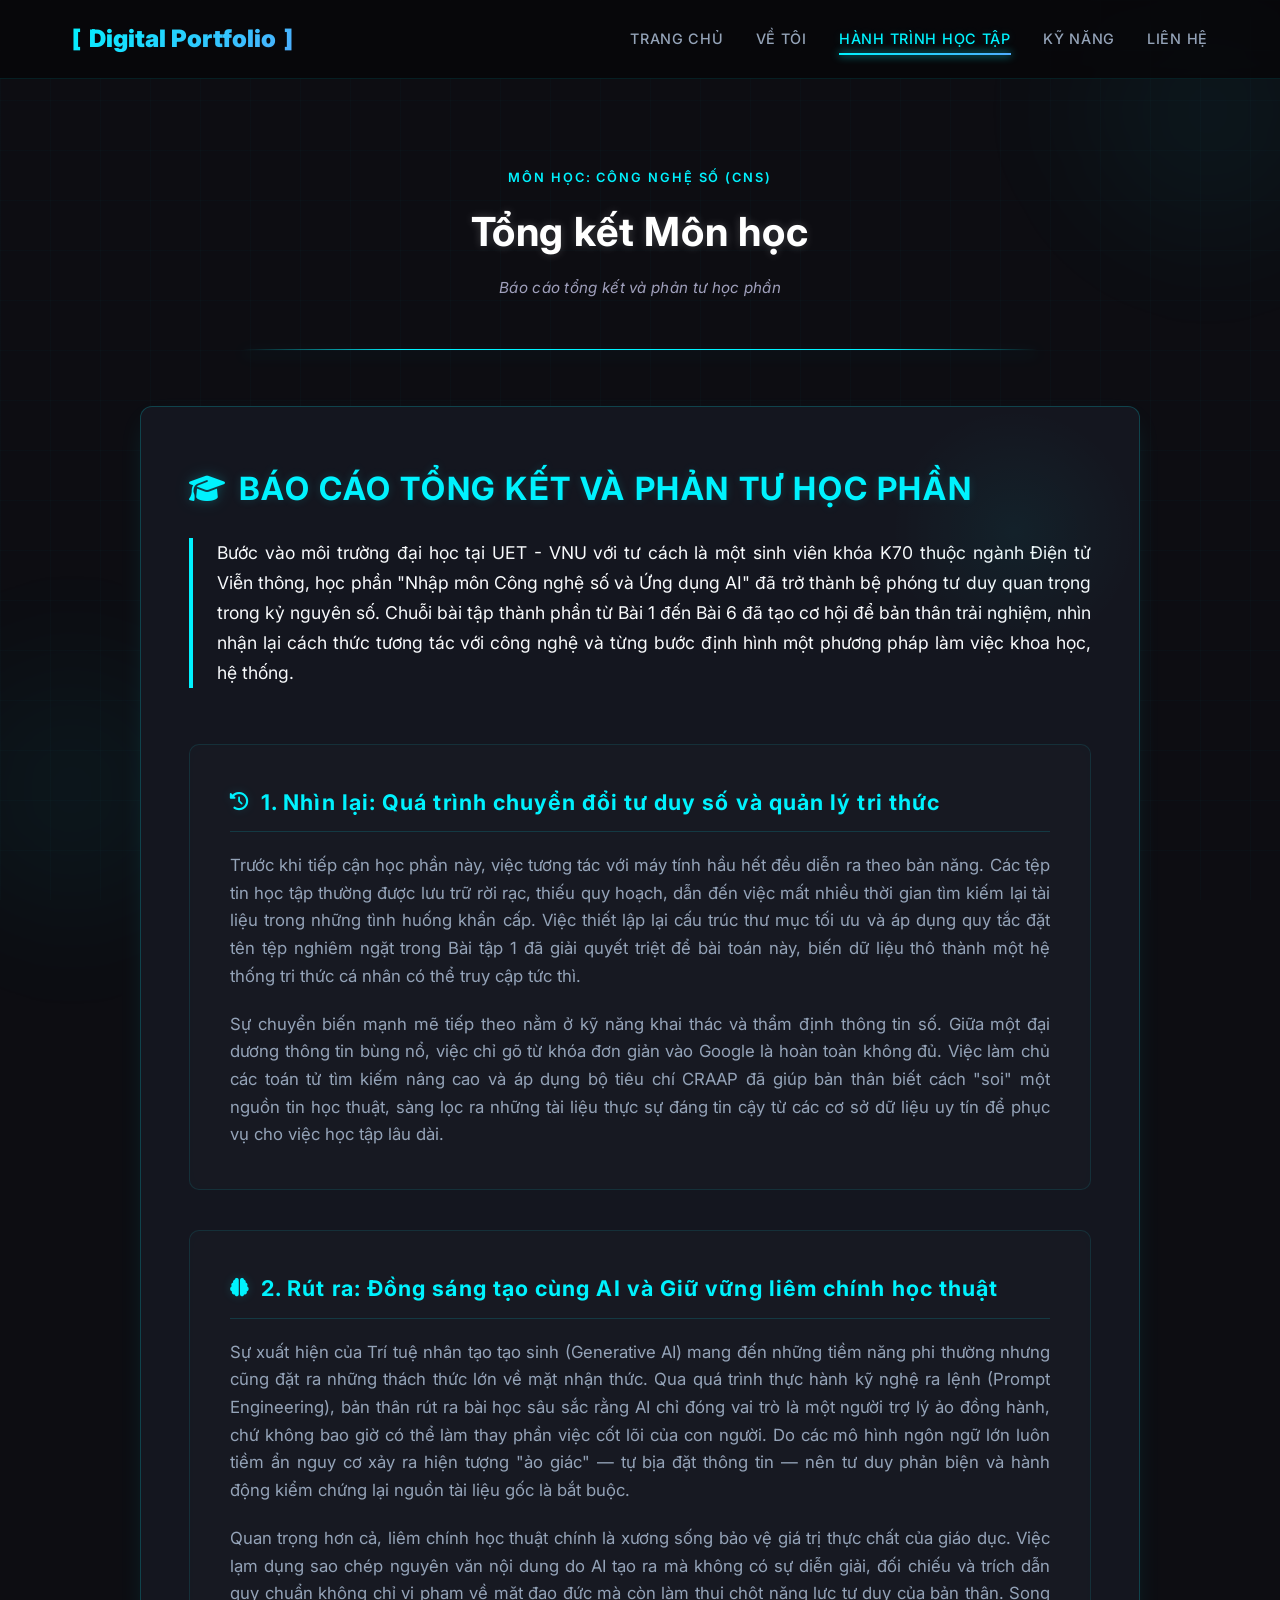
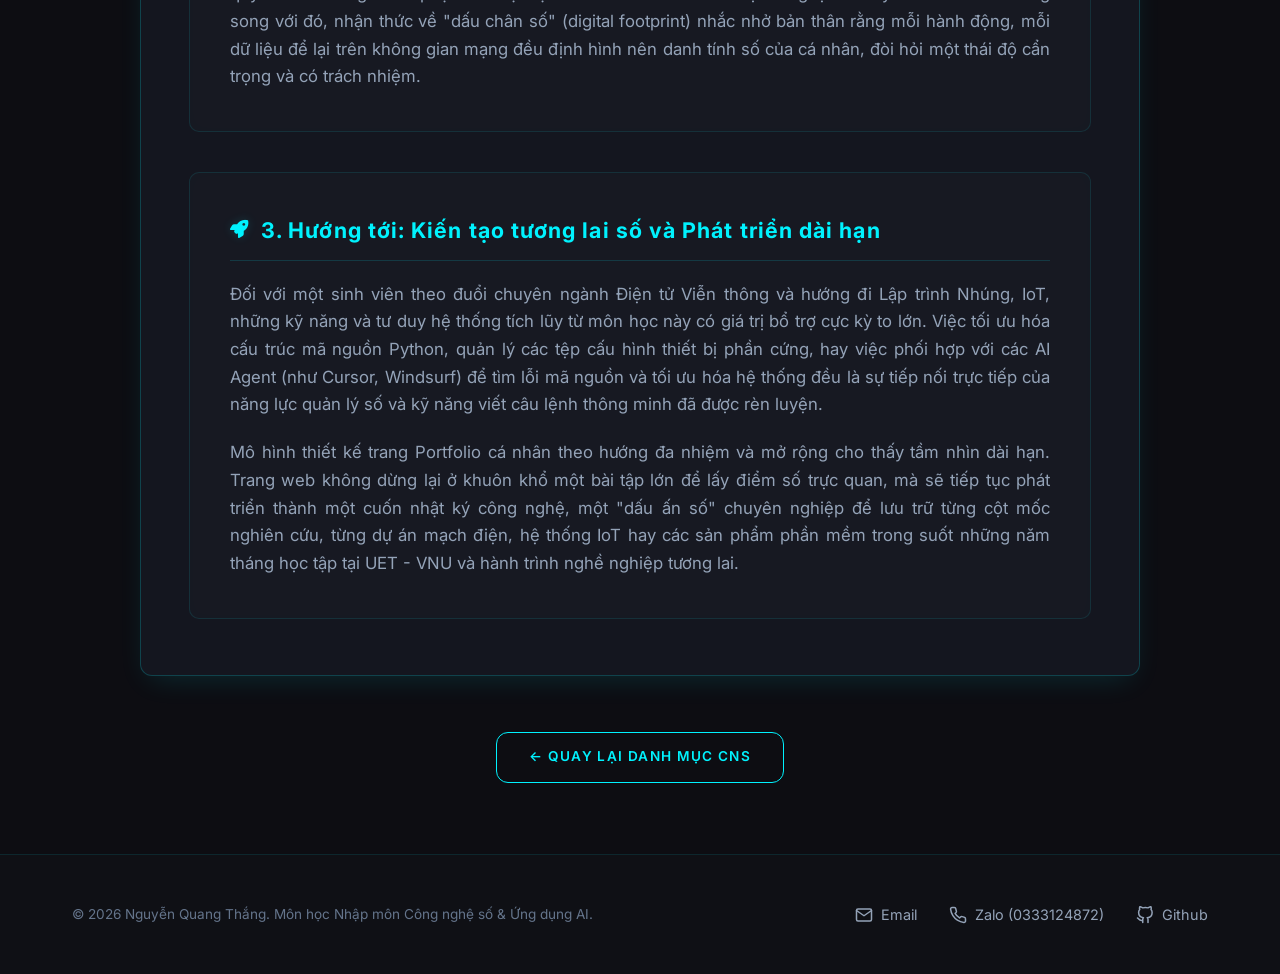
<file: tong-ket.html>
<!DOCTYPE html>
<html lang="vi">
<head>
    <meta charset="UTF-8">
    <meta name="viewport" content="width=device-width, initial-scale=1.0">
    <meta name="description" content="Báo cáo tổng kết và phản tư học phần Nhập môn Công nghệ số & Ứng dụng AI của Nguyễn Quang Thắng - Sinh viên K70 Điện tử Viễn thông Đại học Công nghệ.">
    <title>Tổng kết Môn học | Nguyễn Quang Thắng</title>
    <link rel="icon" type="image/x-icon" href="assets/images/avatar.jpg">
    <!-- Open Graph / Facebook -->
    <meta property="og:type" content="website">
    <meta property="og:url" content="https://lionels-kayden.github.io/tong-ket.html">
    <meta property="og:title" content="Tổng kết Môn học | Digital Portfolio | Nguyễn Quang Thắng">
    <meta property="og:description" content="Báo cáo tổng kết và phản tư học phần Nhập môn Công nghệ số & Ứng dụng AI của Nguyễn Quang Thắng - Sinh viên K70 Điện tử Viễn thông Đại học Công nghệ.">
    <meta property="og:image" content="https://via.placeholder.com/1200x630/0f111a/00f2fe?text=Nguyen+Quang+Thang+Portfolio">
        <!-- Google Fonts -->
    <link rel="preconnect" href="https://fonts.googleapis.com">
    <link rel="preconnect" href="https://fonts.gstatic.com" crossorigin>
    <link href="https://fonts.googleapis.com/css2?family=Inter:wght@300;400;500;600;700&display=swap" rel="stylesheet">

    <!-- CSS Style Link -->
    <link rel="stylesheet" href="css/style.css">
    <!-- FontAwesome Icons for Summary Page -->
    <link rel="stylesheet" href="https://cdnjs.cloudflare.com/ajax/libs/font-awesome/6.4.0/css/all.min.css">
</head>
<body class="page-fade-in">
    <!-- Background Elements -->
    <div class="glow-orb orb-1"></div>
    <div class="glow-orb orb-2"></div>

    <!-- Header & Navigation -->
    <header class="header" id="header">
        <nav class="navbar" id="navbar">
            <a href="index.html" class="logo" id="logoLink">Digital Portfolio</a>
            
            <div class="hamburger" id="navToggleBtn" aria-label="Toggle Navigation Menu">
                <span></span>
                <span></span>
                <span></span>
            </div>

            <ul class="nav-menu" id="navMenu">
                <li><a href="index.html" class="nav-link" id="navHome">Trang chủ</a></li>
                <li><a href="about.html" class="nav-link" id="navAbout">Về tôi</a></li>
                <li><a href="journey.html" class="nav-link" id="navJourney">Hành trình học tập</a></li>
                <li><a href="skills.html" class="nav-link" id="navSkills">Kỹ năng</a></li>
                <li><a href="contact.html" class="nav-link" id="navContact">Liên hệ</a></li>
            </ul>
        </nav>
    </header>

    <!-- Main Container -->
    <main class="container">
        <!-- Hero Section (Cyber Minimalist, căn giữa, trong suốt) -->
        <section class="lesson-hero" id="lessonHero">
            <div class="subtitle" id="lessonHeroSubtitle">MÔN HỌC: CÔNG NGHỆ SỐ (CNS)</div>
            <h1 id="lessonHeroTitle">Tổng kết Môn học</h1>
            <p id="lessonHeroDesc">Báo cáo tổng kết và phản tư học phần</p>
        </section>
        <div class="neon-divider" id="lessonDivider"></div>

        <!-- Custom CSS for Summary Page -->
        <style>
            .wide-container {
                max-width: 1000px !important;
                width: 100%;
                margin: 0 auto;
            }
            .summary-section {
                background: var(--bg-card);
                border: 1px solid rgba(0, 242, 254, 0.2);
                border-radius: var(--border-radius);
                padding: 3.5rem 3rem;
                position: relative;
                overflow: hidden;
                transition: var(--transition-smooth);
                box-shadow: 0 10px 30px -10px var(--primary-glow);
            }
            .summary-section::after {
                content: '';
                position: absolute;
                top: 0;
                right: 0;
                width: 250px;
                height: 250px;
                background: radial-gradient(circle, rgba(0, 242, 254, 0.05) 0%, transparent 70%);
                pointer-events: none;
            }
            .summary-section:hover {
                border-color: var(--primary);
                background: var(--bg-card-hover);
                box-shadow: 0 15px 40px -10px var(--primary-glow), 0 0 25px rgba(0, 242, 254, 0.25);
            }
            .summary-section h2 {
                font-size: 2rem;
                color: var(--primary);
                margin-bottom: 1.5rem;
                font-family: var(--font-heading);
                letter-spacing: 0.05em;
                display: flex;
                align-items: center;
                gap: 0.75rem;
                text-shadow: 0 0 10px var(--primary-glow);
            }
            .summary-section h2 i {
                font-size: 1.8rem;
                color: var(--primary);
                filter: drop-shadow(0 0 8px var(--primary-glow));
            }
            .intro-text {
                font-size: 1.1rem;
                color: var(--text-main);
                line-height: 1.7;
                text-align: justify;
                margin-bottom: 3.5rem;
                border-left: 4px solid var(--primary);
                padding-left: 1.5rem;
            }
            .summary-grid {
                display: grid;
                grid-template-columns: 1fr;
                gap: 2.5rem;
            }
            .summary-card-inner {
                background: rgba(255, 255, 255, 0.015);
                border: 1px solid var(--border-dim);
                border-radius: 10px;
                padding: 2.5rem;
                transition: var(--transition-smooth);
                box-shadow: inset 0 0 15px rgba(0, 242, 254, 0.01);
            }
            .summary-card-inner:hover {
                background: rgba(255, 255, 255, 0.03);
                border-color: var(--border-focus);
                transform: translateY(-2px);
                box-shadow: 0 8px 25px rgba(0, 242, 254, 0.05);
            }
            .summary-card-inner h3 {
                font-size: 1.35rem;
                color: var(--primary);
                margin-bottom: 1.25rem;
                font-family: var(--font-heading);
                letter-spacing: 0.05em;
                display: flex;
                align-items: center;
                gap: 0.75rem;
                border-bottom: 1px solid rgba(0, 242, 254, 0.15);
                padding-bottom: 0.75rem;
            }
            .summary-card-inner h3 i {
                font-size: 1.15rem;
                color: var(--primary);
                filter: drop-shadow(0 0 5px var(--primary-glow));
            }
            .summary-card-inner p {
                font-size: 1.05rem;
                color: var(--text-muted);
                line-height: 1.65;
                text-align: justify;
                margin-bottom: 1.25rem;
            }
            .summary-card-inner p:last-child {
                margin-bottom: 0;
            }
            @media (max-width: 768px) {
                .summary-section {
                    padding: 2rem 1.5rem;
                }
                .summary-card-inner {
                    padding: 1.5rem;
                }
                .summary-section h2 {
                    font-size: 1.5rem;
                }
                .summary-card-inner h3 {
                    font-size: 1.15rem;
                }
            }
        </style>

        <!-- Main Content (Wide Card Layout) -->
        <div class="article-container wide-container" id="lessonContent">
            <section class="summary-section">
                <h2><i class="fas fa-graduation-cap"></i> BÁO CÁO TỔNG KẾT VÀ PHẢN TƯ HỌC PHẦN</h2>
                <p class="intro-text">Bước vào môi trường đại học tại UET - VNU với tư cách là một sinh viên khóa K70 thuộc ngành Điện tử Viễn thông, học phần "Nhập môn Công nghệ số và Ứng dụng AI" đã trở thành bệ phóng tư duy quan trọng trong kỷ nguyên số. Chuỗi bài tập thành phần từ Bài 1 đến Bài 6 đã tạo cơ hội để bản thân trải nghiệm, nhìn nhận lại cách thức tương tác với công nghệ và từng bước định hình một phương pháp làm việc khoa học, hệ thống.</p>

                <div class="summary-grid">
                    <div class="summary-card-inner">
                        <h3><i class="fas fa-history"></i> 1. Nhìn lại: Quá trình chuyển đổi tư duy số và quản lý tri thức</h3>
                        <p>Trước khi tiếp cận học phần này, việc tương tác với máy tính hầu hết đều diễn ra theo bản năng. Các tệp tin học tập thường được lưu trữ rời rạc, thiếu quy hoạch, dẫn đến việc mất nhiều thời gian tìm kiếm lại tài liệu trong những tình huống khẩn cấp. Việc thiết lập lại cấu trúc thư mục tối ưu và áp dụng quy tắc đặt tên tệp nghiêm ngặt trong Bài tập 1 đã giải quyết triệt để bài toán này, biến dữ liệu thô thành một hệ thống tri thức cá nhân có thể truy cập tức thì.</p>
                        <p>Sự chuyển biến mạnh mẽ tiếp theo nằm ở kỹ năng khai thác và thẩm định thông tin số. Giữa một đại dương thông tin bùng nổ, việc chỉ gõ từ khóa đơn giản vào Google là hoàn toàn không đủ. Việc làm chủ các toán tử tìm kiếm nâng cao và áp dụng bộ tiêu chí CRAAP đã giúp bản thân biết cách "soi" một nguồn tin học thuật, sàng lọc ra những tài liệu thực sự đáng tin cậy từ các cơ sở dữ liệu uy tín để phục vụ cho việc học tập lâu dài.</p>
                    </div>

                    <div class="summary-card-inner">
                        <h3><i class="fas fa-brain"></i> 2. Rút ra: Đồng sáng tạo cùng AI và Giữ vững liêm chính học thuật</h3>
                        <p>Sự xuất hiện của Trí tuệ nhân tạo tạo sinh (Generative AI) mang đến những tiềm năng phi thường nhưng cũng đặt ra những thách thức lớn về mặt nhận thức. Qua quá trình thực hành kỹ nghệ ra lệnh (Prompt Engineering), bản thân rút ra bài học sâu sắc rằng AI chỉ đóng vai trò là một người trợ lý ảo đồng hành, chứ không bao giờ có thể làm thay phần việc cốt lõi của con người. Do các mô hình ngôn ngữ lớn luôn tiềm ẩn nguy cơ xảy ra hiện tượng "ảo giác" — tự bịa đặt thông tin — nên tư duy phản biện và hành động kiểm chứng lại nguồn tài liệu gốc là bắt buộc.</p>
                        <p>Quan trọng hơn cả, liêm chính học thuật chính là xương sống bảo vệ giá trị thực chất của giáo dục. Việc lạm dụng sao chép nguyên văn nội dung do AI tạo ra mà không có sự diễn giải, đối chiếu và trích dẫn quy chuẩn không chỉ vi phạm về mặt đạo đức mà còn làm thui chột năng lực tư duy của bản thân. Song song với đó, nhận thức về "dấu chân số" (digital footprint) nhắc nhở bản thân rằng mỗi hành động, mỗi dữ liệu để lại trên không gian mạng đều định hình nên danh tính số của cá nhân, đòi hỏi một thái độ cẩn trọng và có trách nhiệm.</p>
                    </div>

                    <div class="summary-card-inner">
                        <h3><i class="fas fa-rocket"></i> 3. Hướng tới: Kiến tạo tương lai số và Phát triển dài hạn</h3>
                        <p>Đối với một sinh viên theo đuổi chuyên ngành Điện tử Viễn thông và hướng đi Lập trình Nhúng, IoT, những kỹ năng và tư duy hệ thống tích lũy từ môn học này có giá trị bổ trợ cực kỳ to lớn. Việc tối ưu hóa cấu trúc mã nguồn Python, quản lý các tệp cấu hình thiết bị phần cứng, hay việc phối hợp với các AI Agent (như Cursor, Windsurf) để tìm lỗi mã nguồn và tối ưu hóa hệ thống đều là sự tiếp nối trực tiếp của năng lực quản lý số và kỹ năng viết câu lệnh thông minh đã được rèn luyện.</p>
                        <p>Mô hình thiết kế trang Portfolio cá nhân theo hướng đa nhiệm và mở rộng cho thấy tầm nhìn dài hạn. Trang web không dừng lại ở khuôn khổ một bài tập lớn để lấy điểm số trực quan, mà sẽ tiếp tục phát triển thành một cuốn nhật ký công nghệ, một "dấu ấn số" chuyên nghiệp để lưu trữ từng cột mốc nghiên cứu, từng dự án mạch điện, hệ thống IoT hay các sản phẩm phần mềm trong suốt những năm tháng học tập tại UET - VNU và hành trình nghề nghiệp tương lai.</p>
                    </div>
                </div>
            </section>

            <!-- Navigation back -->
            <div style="margin-top: 3.5rem; text-align: center;">
                <a href="cns.html" class="hero-btn outline" id="btnBackToCNS">← Quay lại danh mục CNS</a>
            </div>
        </div>
    </main>

    <!-- Footer -->
    <footer class="footer" id="footer">
        <div class="footer-content" id="footerContent">
            <div class="footer-left" id="footerLeft">
                <p id="copyright">© 2026 Nguyễn Quang Thắng. Môn học Nhập môn Công nghệ số & Ứng dụng AI.</p>
            </div>
            <div class="footer-contacts" id="footerContacts">
                <a href="mailto:nguyenquangthang8827@gmail.com" class="contact-link" id="contactEmail">
                    <svg width="18" height="18" viewBox="0 0 24 24" fill="none" stroke="currentColor" stroke-width="2" stroke-linecap="round" stroke-linejoin="round">
                        <path d="M4 4h16c1.1 0 2 .9 2 2v12c0 1.1-.9 2-2 2H4c-1.1 0-2-.9-2-2V6c0-1.1.9-2 2-2z" />
                        <polyline points="22,6 12,13 2,6" />
                    </svg>
                    Email
                </a>
                <a href="tel:0333124872" class="contact-link" id="contactZalo">
                    <svg width="18" height="18" viewBox="0 0 24 24" fill="none" stroke="currentColor" stroke-width="2" stroke-linecap="round" stroke-linejoin="round">
                        <path d="M22 16.92v3a2 2 0 0 1-2.18 2 19.79 19.79 0 0 1-8.63-3.07 19.5 19.5 0 0 1-6-6 19.79 19.79 0 0 1-3.07-8.67A2 2 0 0 1 4.11 2h3a2 2 0 0 1 2 1.72 12.84 12.84 0 0 0 .7 2.81 2 2 0 0 1-.45 2.11L8.09 9.91a16 16 0 0 0 6 6l1.27-1.27a2 2 0 0 1 2.11-.45 12.84 12.84 0 0 0 2.81.7A2 2 0 0 1 22 16.92z" />
                    </svg>
                    Zalo (0333124872)
                </a>
                <a href="https://github.com/lionels-kayden" target="_blank" rel="noopener noreferrer" class="contact-link" id="contactGithub">
                    <svg width="18" height="18" viewBox="0 0 24 24" fill="none" stroke="currentColor" stroke-width="2" stroke-linecap="round" stroke-linejoin="round">
                        <path d="M9 19c-5 1.5-5-2.5-7-3m14 6v-3.87a3.37 3.37 0 0 0-.94-2.61c3.14-.35 6.44-1.54 6.44-7A5.44 5.44 0 0 0 20 4.77 5.07 5.07 0 0 0 19.91 1S18.73.65 16 2.48a13.38 13.38 0 0 0-7 0C6.27.65 5.09 1 5.09 1A5.07 5.07 0 0 0 5 4.77a5.44 5.44 0 0 0-1.5 3.78c0 5.42 3.3 6.61 6.44 7A3.37 3.37 0 0 0 9 18.13V22" />
                    </svg>
                    Github
                </a>
            </div>
        </div>
    </footer>

    <div id="pdfModal" class="pdf-modal">
        <div id="modalContent" class="modal-content">
            <span class="close-btn" onclick="closePdfAnimated()">&times;</span>
            <iframe id="pdfViewer" src="" width="100%" height="100%" frameborder="0"></iframe>
        </div>
    </div>

    <!-- Back to Top Button -->
    <button class="back-to-top" id="backToTop" title="Cuộn về đầu trang">&#8593;</button>

    <!-- Main JavaScript Link -->
    <script src="js/main.js"></script>
</body>
</html>
</file>
<file: css/style.css>
/* 
   ==========================================================================
   DIGITAL PORTFOLIO SYSTEM CSS - BY NGUYEN QUANG THANG (K70 UET-VNU)
   Style: Minimalist Cyberpunk Dark Mode (Refactored for 5-page layout)
   ========================================================================== 
*/

/* Google Fonts Import */
@import url('https://fonts.googleapis.com/css2?family=Inter:wght@300;400;500;600;700&display=swap');

/* CSS Variables */
:root {
    --bg-base: #08080a;
    --bg-surface: #0f1015;
    --bg-card: #14161f;
    --bg-card-hover: #1b1e2a;
    
    --primary: #00f2fe;        /* Electric Neon Cyan */
    --secondary: #4facfe;      /* Deep Cyber Blue */
    --primary-glow: rgba(0, 242, 254, 0.15);
    --secondary-glow: rgba(79, 172, 254, 0.15);
    
    --border-dim: rgba(0, 242, 254, 0.1);
    --border-focus: rgba(0, 242, 254, 0.4);
    --border-glow: #00f2fe;

    --text-main: #f8fafc;
    --text-muted: #94a3b8;
    --text-dark: #64748b;
    
    --font-heading: 'Inter', system-ui, sans-serif;
    --font-body: 'Inter', system-ui, sans-serif;
    
    --transition-fast: 0.2s cubic-bezier(0.4, 0, 0.2, 1);
    --transition-smooth: 0.4s cubic-bezier(0.4, 0, 0.2, 1);
    --border-radius: 12px;
}

/* Base Styles */
* {
    margin: 0;
    padding: 0;
    box-sizing: border-box;
    scroll-behavior: smooth;
}

html, body {
    margin: 0;
    padding: 0;
    height: 100%;
}

body {
    background-color: #0d0d12;
    color: var(--text-main);
    font-family: 'Inter', sans-serif !important;
    line-height: 1.6;
    overflow-x: hidden;
    position: relative;
    display: grid;
    grid-template-rows: auto 1fr auto;
    min-height: 100vh;
}

/* Ensure typography and elements use Inter and prevent font overrides */
h1, h2, h3, h4, h5, h6, p, a, button, input {
    font-family: 'Inter', sans-serif !important;
}

/* Protect FontAwesome from using Inter font */
.fas, .fab, .far, .fa-solid, .fa-regular, .fa-brands, .fa {
    font-family: 'Font Awesome 6 Free', 'Font Awesome 6 Brands', 'FontAwesome', sans-serif !important;
}

/* Background Cyber Grid Effect */
body::before {
    content: '';
    position: fixed;
    top: 0;
    left: 0;
    width: 100vw;
    height: 100vh;
    background-image: 
        linear-gradient(rgba(0, 242, 254, 0.02) 1px, transparent 1px),
        linear-gradient(90deg, rgba(0, 242, 254, 0.02) 1px, transparent 1px);
    background-size: 50px 50px;
    z-index: -2;
    pointer-events: none;
}

/* Accent Glow Orbs */
.glow-orb {
    position: fixed;
    width: 400px;
    height: 400px;
    border-radius: 50%;
    background: radial-gradient(circle, rgba(0, 242, 254, 0.05) 0%, transparent 70%);
    filter: blur(40px);
    z-index: -1;
    pointer-events: none;
}
.orb-1 { top: -10%; right: -10%; }
.orb-2 { bottom: -10%; left: -10%; }

/* Scrollbar */
::-webkit-scrollbar {
    width: 8px;
}
::-webkit-scrollbar-track {
    background: #0f111a;
}
::-webkit-scrollbar-thumb {
    background: #00f2fe;
    border-radius: 10px;
}
::-webkit-scrollbar-thumb:hover {
    background: #33f5ff;
    box-shadow: 0 0 15px rgba(0, 242, 254, 0.8);
}

/* Page Transition */
.page-fade-in {
    animation: fadeIn 0.5s ease-out forwards;
}
@keyframes fadeIn {
    from {
        opacity: 0;
        transform: translateY(10px);
    }
    to {
        opacity: 1;
        transform: translateY(0);
    }
}

/* Typography */
h1, h2, h3, h4, h5, h6 {
    font-family: var(--font-heading);
    letter-spacing: 0.05em;
    font-weight: 700;
}

a {
    color: inherit;
    text-decoration: none;
    transition: var(--transition-fast);
}

/* Header & Navbar */
.header {
    position: fixed;
    top: 0;
    left: 0;
    width: 100%;
    background: rgba(8, 8, 10, 0.85);
    backdrop-filter: blur(12px);
    -webkit-backdrop-filter: blur(12px);
    border-bottom: 1px solid var(--border-dim);
    z-index: 1000;
    transition: var(--transition-smooth);
}

.navbar {
    max-width: 1200px;
    margin: 0 auto;
    padding: 1.25rem 2rem;
    display: flex;
    justify-content: space-between;
    align-items: center;
}

.logo {
    font-family: var(--font-heading);
    font-size: 1.5rem;
    font-weight: 900;
    background: linear-gradient(135deg, var(--primary), var(--secondary));
    -webkit-background-clip: text;
    background-clip: text;
    -webkit-text-fill-color: transparent;
    display: flex;
    align-items: center;
    gap: 0.5rem;
    position: relative;
}

.logo::after {
    content: ' ]';
    color: var(--primary);
}
.logo::before {
    content: '[ ';
    color: var(--primary);
}

.nav-menu {
    display: flex;
    gap: 2rem;
    list-style: none;
}

.nav-link {
    font-size: 0.9rem;
    font-weight: 500;
    color: var(--text-muted);
    position: relative;
    padding: 0.5rem 0;
    text-transform: uppercase;
    font-family: var(--font-heading);
    letter-spacing: 0.05em;
}

.nav-link:hover, .nav-link.active {
    color: var(--primary);
    text-shadow: 0 0 8px var(--primary-glow);
}

.nav-link::after {
    content: '';
    position: absolute;
    bottom: 0;
    left: 0;
    width: 0;
    height: 2px;
    background: linear-gradient(90deg, var(--primary), var(--secondary));
    transition: var(--transition-fast);
    box-shadow: 0 0 8px var(--primary);
}

.nav-link:hover::after, .nav-link.active::after {
    width: 100%;
}

/* Mobile Hamburger */
.hamburger {
    display: none;
    flex-direction: column;
    gap: 6px;
    cursor: pointer;
    background: none;
    border: none;
    padding: 5px;
    z-index: 1001;
}

.hamburger span {
    width: 25px;
    height: 2px;
    background-color: var(--text-main);
    transition: var(--transition-fast);
}

/* Common Container */
.container {
    max-width: 1200px;
    width: 100%;
    margin: 0 auto;
    padding: 8rem 2rem 4rem 2rem;
    flex: 1;
}

/* Hero Section */
.hero-section {
    min-height: 70vh;
    display: flex;
    flex-direction: column;
    justify-content: center;
    position: relative;
}

.hero-tag {
    display: inline-block;
    font-family: var(--font-heading);
    font-size: 0.85rem;
    color: var(--primary);
    border: 1px solid var(--border-focus);
    background: rgba(0, 242, 254, 0.03);
    padding: 0.35rem 1rem;
    border-radius: 50px;
    margin-bottom: 1.5rem;
    letter-spacing: 0.1em;
    width: fit-content;
    box-shadow: inset 0 0 10px var(--primary-glow);
}

.hero-title {
    font-size: clamp(2.2rem, 5.5vw, 4rem);
    line-height: 1.15;
    margin-bottom: 1.5rem;
}

.hero-title span {
    background: linear-gradient(135deg, var(--primary) 0%, var(--secondary) 100%);
    -webkit-background-clip: text;
    background-clip: text;
    -webkit-text-fill-color: transparent;
    text-shadow: 0 0 40px rgba(0, 242, 254, 0.1);
    position: relative;
    display: inline-block;
}

/* Glitch Hover Effect for H1 span */
.hero-title:hover span::before,
.hero-title:hover span::after {
    content: attr(data-text);
    position: absolute;
    top: 0;
    left: 0;
    width: 100%;
    height: 100%;
    background: transparent;
    -webkit-text-fill-color: var(--text-main);
    pointer-events: none;
}

.hero-title:hover span::before {
    left: 2px;
    text-shadow: -2px 0 #ef4444;
    animation: glitch-anim-1 1s infinite linear alternate-reverse;
}

.hero-title:hover span::after {
    left: -2px;
    text-shadow: -2px 0 #00f2fe, 2px 2px #ef4444;
    animation: glitch-anim-2 1.5s infinite linear alternate-reverse;
}

@keyframes glitch-anim-1 {
    0% { clip-path: inset(20% 0 30% 0); }
    10% { clip-path: inset(60% 0 10% 0); }
    20% { clip-path: inset(40% 0 50% 0); }
    30% { clip-path: inset(80% 0 5% 0); }
    40% { clip-path: inset(10% 0 70% 0); }
    50% { clip-path: inset(50% 0 20% 0); }
    60% { clip-path: inset(30% 0 60% 0); }
    70% { clip-path: inset(70% 0 40% 0); }
    80% { clip-path: inset(90% 0 10% 0); }
    90% { clip-path: inset(15% 0 80% 0); }
    100% { clip-path: inset(45% 0 35% 0); }
}

@keyframes glitch-anim-2 {
    0% { clip-path: inset(40% 0 40% 0); }
    10% { clip-path: inset(10% 0 80% 0); }
    20% { clip-path: inset(70% 0 10% 0); }
    30% { clip-path: inset(30% 0 60% 0); }
    40% { clip-path: inset(90% 0 5% 0); }
    50% { clip-path: inset(20% 0 70% 0); }
    60% { clip-path: inset(80% 0 20% 0); }
    70% { clip-path: inset(50% 0 45% 0); }
    80% { clip-path: inset(5% 0 90% 0); }
    90% { clip-path: inset(65% 0 15% 0); }
    100% { clip-path: inset(35% 0 50% 0); }
}

.hero-subtitle {
    font-size: clamp(1.05rem, 2vw, 1.35rem);
    color: var(--text-main);
    font-weight: 500;
    max-width: 800px;
    margin-bottom: 1rem;
    border-left: 4px solid var(--primary);
    padding-left: 1.5rem;
}

.hero-desc {
    font-size: 1.05rem;
    color: var(--text-muted);
    max-width: 600px;
    margin-bottom: 2.5rem;
}

.hero-actions {
    display: flex;
    gap: 1.5rem;
    flex-wrap: wrap;
}

.hero-btn {
    display: inline-block;
    padding: 0.85rem 2rem;
    font-family: var(--font-heading);
    font-weight: 600;
    font-size: 0.85rem;
    text-transform: uppercase;
    letter-spacing: 0.1em;
    background: linear-gradient(135deg, var(--primary), var(--secondary));
    color: #000;
    border-radius: var(--border-radius);
    position: relative;
    overflow: hidden;
    z-index: 1;
    transition: var(--transition-fast);
    cursor: pointer;
    text-align: center;
}

.hero-btn:hover {
    transform: translateY(-2px);
    box-shadow: 0 0 25px var(--primary);
}

.hero-btn.outline {
    background: transparent;
    color: var(--primary);
    border: 1px solid var(--primary);
}

.hero-btn.outline:hover {
    background: rgba(0, 242, 254, 0.05);
    box-shadow: 0 0 15px var(--primary-glow);
}

/* About Page Styles */
.about-header {
    margin-bottom: 4rem;
}

.section-number {
    font-family: var(--font-heading);
    color: var(--primary);
    font-size: 1rem;
    margin-right: 0.5rem;
}

.section-title {
    font-size: 2rem;
    display: inline-block;
    position: relative;
}

.section-title::after {
    content: '';
    position: absolute;
    width: 80px;
    height: 2px;
    background: var(--primary);
    bottom: -10px;
    left: 0;
    box-shadow: 0 0 8px var(--primary);
}

.about-layout {
    display: grid;
    grid-template-columns: 1fr 1.5fr;
    gap: 4rem;
    align-items: start;
}

.avatar-wrapper {
    position: relative;
    width: 280px;
    height: 280px;
    border-radius: var(--border-radius);
    background: var(--bg-card);
    border: 1px solid var(--border-focus);
    padding: 10px;
    box-shadow: 0 0 20px rgba(0, 0, 0, 0.4);
    display: flex;
    align-items: center;
    justify-content: center;
    margin: 0 auto;
    transform-style: preserve-3d;
}

.avatar-wrapper::before {
    content: '';
    position: absolute;
    top: -5px;
    left: -5px;
    right: -5px;
    bottom: -5px;
    border: 1px solid var(--primary);
    border-radius: calc(var(--border-radius) + 5px);
    z-index: -1;
    opacity: 0.5;
    animation: pulseGlow 3s infinite alternate;
}

.avatar-frame {
    width: 100%;
    height: 100%;
    border-radius: calc(var(--border-radius) - 4px);
    overflow: hidden;
    position: relative;
    background: linear-gradient(135deg, #10121a, #07080c);
    display: flex;
    flex-direction: column;
    justify-content: center;
    align-items: center;
    text-align: center;
    border: 1px dashed rgba(0, 242, 254, 0.2);
    transform: translateZ(20px);
    transform-style: preserve-3d;
}

/* Glare overlay for 3D Tilt */
.glare-effect {
    position: absolute;
    top: 0;
    left: 0;
    width: 100%;
    height: 100%;
    pointer-events: none;
    border-radius: inherit;
    z-index: 10;
    transition: background 0.15s ease;
}

.avatar-frame svg {
    color: var(--primary);
    margin-bottom: 1rem;
    filter: drop-shadow(0 0 8px var(--primary-glow));
}

.avatar-placeholder-text {
    font-family: var(--font-heading);
    font-size: 0.8rem;
    color: var(--text-dark);
    text-transform: uppercase;
}

.about-content h3 {
    font-size: 1.5rem;
    color: var(--primary);
    margin-bottom: 1rem;
    margin-top: 2rem;
    font-family: var(--font-heading);
}

.about-content h3:first-of-type {
    margin-top: 0;
}

.about-content p {
    font-size: 1.05rem;
    color: var(--text-muted);
    margin-bottom: 1.25rem;
    text-align: justify;
}

.about-meta {
    display: grid;
    grid-template-columns: repeat(2, 1fr);
    gap: 1.5rem;
    margin-top: 2rem;
}

.meta-item {
    border-left: 2px solid var(--primary);
    padding-left: 1rem;
}

.meta-label {
    font-size: 0.75rem;
    text-transform: uppercase;
    color: var(--text-dark);
    font-family: var(--font-heading);
}

.meta-val {
    font-size: 1rem;
    font-weight: 600;
    color: var(--text-main);
}

/* Journey Page Styles */
.journey-header {
    text-align: center;
    max-width: 800px;
    margin: 0 auto 4rem auto;
}

.journey-subtitle {
    color: var(--text-muted);
    font-size: 1.1rem;
    margin-top: 1rem;
}

.topics-grid {
    display: grid;
    grid-template-columns: 1fr;
    gap: 3rem;
    max-width: 800px;
    margin: 0 auto;
}

.topic-card {
    background: var(--bg-card);
    border: 1px solid var(--border-dim);
    border-radius: var(--border-radius);
    padding: 3rem;
    position: relative;
    overflow: hidden;
    transition: var(--transition-smooth);
}

.topic-card::after {
    content: '';
    position: absolute;
    top: 0;
    right: 0;
    width: 150px;
    height: 150px;
    background: radial-gradient(circle, rgba(0, 242, 254, 0.05) 0%, transparent 70%);
    pointer-events: none;
}

.topic-card:hover {
    transform: translateY(-5px);
    border-color: var(--border-focus);
    box-shadow: 0 15px 35px -10px var(--primary-glow);
}

.topic-badge {
    display: inline-block;
    font-family: var(--font-heading);
    font-size: 0.75rem;
    color: var(--secondary);
    border: 1px solid rgba(79, 172, 254, 0.2);
    background: rgba(79, 172, 254, 0.05);
    padding: 0.3rem 1rem;
    border-radius: 50px;
    margin-bottom: 1.5rem;
    text-transform: uppercase;
}

.topic-title {
    font-size: 1.75rem;
    margin-bottom: 1rem;
    color: var(--text-main);
}

.topic-desc {
    font-size: 1.05rem;
    color: var(--text-muted);
    margin-bottom: 2rem;
    line-height: 1.7;
}

.topic-btn {
    display: inline-flex;
    align-items: center;
    gap: 0.75rem;
    padding: 0.85rem 2rem;
    background: linear-gradient(135deg, var(--primary), var(--secondary));
    color: #000;
    font-family: var(--font-heading);
    font-size: 0.85rem;
    font-weight: 700;
    text-transform: uppercase;
    border-radius: var(--border-radius);
    transition: var(--transition-fast);
}

.topic-btn:hover {
    box-shadow: 0 0 20px var(--primary);
    transform: scale(1.02);
}

.topic-btn svg {
    transition: var(--transition-fast);
}

.topic-btn:hover svg {
    transform: translateX(5px);
}

/* Skills Page Styles */
.skills-grid {
    display: grid;
    grid-template-columns: repeat(auto-fit, minmax(320px, 1fr));
    gap: 2rem;
    margin-top: 4rem;
}

.skill-card {
    background: var(--bg-card);
    border: 1px solid var(--border-dim);
    border-radius: var(--border-radius);
    padding: 2.5rem 2rem;
    position: relative;
    overflow: hidden;
    transition: var(--transition-smooth);
}

.skill-card::before {
    content: '';
    position: absolute;
    top: 0;
    left: 0;
    width: 4px;
    height: 100%;
    background: linear-gradient(to bottom, var(--primary), var(--secondary));
    opacity: 0;
    transition: var(--transition-fast);
}

.skill-card:hover {
    transform: translateY(-5px);
    background: var(--bg-card-hover);
    border-color: var(--border-focus);
    box-shadow: 0 10px 30px -15px var(--primary-glow);
}

.skill-card:hover::before {
    opacity: 1;
}

.skill-icon {
    font-size: 2rem;
    color: var(--primary);
    margin-bottom: 1.5rem;
    display: inline-block;
}

.skill-icon svg {
    filter: drop-shadow(0 0 6px var(--primary-glow));
}

.skill-title {
    font-size: 1.25rem;
    margin-bottom: 1.25rem;
    color: var(--text-main);
    font-family: var(--font-heading);
}

.skill-list {
    list-style: none;
}

.skill-list li {
    font-size: 0.95rem;
    color: var(--text-muted);
    margin-bottom: 0.75rem;
    display: flex;
    align-items: center;
    gap: 0.75rem;
}

.skill-list li::before {
    content: '▶';
    color: var(--primary);
    font-size: 0.65rem;
    text-shadow: 0 0 5px var(--primary);
}

/* Contact Page Styles */
.contact-layout {
    display: grid;
    grid-template-columns: 1fr 1.2fr;
    gap: 4rem;
    margin-top: 4rem;
    align-items: start;
}

.contact-info h3 {
    font-size: 1.5rem;
    color: var(--primary);
    margin-bottom: 1.5rem;
    font-family: var(--font-heading);
}

.contact-info p {
    font-size: 1.05rem;
    color: var(--text-muted);
    margin-bottom: 2rem;
}

.contact-channels {
    display: flex;
    flex-direction: column;
    gap: 1.5rem;
}

.channel-card {
    background: var(--bg-card);
    border: 1px solid var(--border-dim);
    border-radius: var(--border-radius);
    padding: 1.25rem 1.5rem;
    display: flex;
    align-items: center;
    gap: 1.25rem;
    transition: var(--transition-smooth);
}

.channel-card:hover {
    border-color: var(--border-focus);
    background: var(--bg-card-hover);
    transform: translateX(5px);
    box-shadow: 0 5px 15px rgba(0, 242, 254, 0.05);
}

.channel-icon {
    width: 45px;
    height: 45px;
    border-radius: 50%;
    background: rgba(0, 242, 254, 0.05);
    display: flex;
    align-items: center;
    justify-content: center;
    color: var(--primary);
    border: 1px solid rgba(0, 242, 254, 0.1);
}

.channel-details .channel-label {
    font-size: 0.75rem;
    text-transform: uppercase;
    color: var(--text-dark);
    font-family: var(--font-heading);
}

.channel-details .channel-val {
    font-size: 1rem;
    font-weight: 600;
    color: var(--text-main);
}

/* Contact Form */
.contact-form-container {
    background: var(--bg-surface);
    border: 1px solid var(--border-dim);
    border-radius: var(--border-radius);
    padding: 3rem;
    box-shadow: 0 15px 30px rgba(0,0,0,0.3);
}

.form-group {
    margin-bottom: 1.5rem;
}

.form-label {
    display: block;
    font-family: var(--font-heading);
    font-size: 0.8rem;
    color: var(--text-muted);
    margin-bottom: 0.5rem;
    text-transform: uppercase;
    letter-spacing: 0.05em;
}

.form-input {
    width: 100%;
    background: var(--bg-base);
    border: 1px solid var(--border-dim);
    border-radius: 8px;
    padding: 0.85rem 1rem;
    color: var(--text-main);
    font-family: var(--font-body);
    font-size: 0.95rem;
    transition: var(--transition-fast);
}

.form-input:focus {
    outline: none;
    border-color: var(--primary);
    box-shadow: 0 0 10px var(--primary-glow);
}

textarea.form-input {
    resize: vertical;
    min-height: 120px;
}

.btn-submit {
    width: 100%;
    padding: 0.9rem;
    border: none;
    background: linear-gradient(135deg, var(--primary), var(--secondary));
    color: #000;
    font-family: var(--font-heading);
    font-weight: 700;
    font-size: 0.85rem;
    text-transform: uppercase;
    letter-spacing: 0.1em;
    border-radius: 8px;
    cursor: pointer;
    transition: var(--transition-fast);
}

.btn-submit:hover {
    box-shadow: 0 0 20px var(--primary);
    transform: translateY(-2px);
}

/* ==========================================================================
   CNS PAGE & ARTICLE SUB-PAGE STYLES (NEWLY ADDED)
   ========================================================================== */

/* Contrast Light-Gray Hero Section */
.hero-light-gray {
    background-color: #f1f5f9;
    border-radius: var(--border-radius);
    padding: 4rem 3rem;
    margin-bottom: 4rem;
    border: 1px solid #e2e8f0;
    box-shadow: 0 10px 15px -3px rgba(0, 0, 0, 0.1);
    color: #0f172a;
}

/* Glassmorphism Hero Section */
.hero-glass {
    background: rgba(0, 242, 254, 0.05);
    backdrop-filter: blur(16px);
    -webkit-backdrop-filter: blur(16px);
    border: 1px solid rgba(0, 242, 254, 0.25);
    border-radius: 16px;
    box-shadow: 0 8px 32px 0 rgba(0, 0, 0, 0.5), inset 0 0 15px rgba(0, 242, 254, 0.05);
    padding: 4.5rem 3.5rem;
    margin-bottom: 4rem;
    color: var(--text-main);
    position: relative;
    overflow: hidden;
}

.hero-glass h1 {
    color: #ffffff;
    font-weight: 800;
    font-size: clamp(2.2rem, 4.5vw, 3.2rem);
    margin-bottom: 1.25rem;
    text-shadow: 
        0 0 10px rgba(0, 242, 254, 0.8),
        0 0 20px rgba(0, 242, 254, 0.5),
        0 0 40px rgba(0, 242, 254, 0.3),
        0 0 80px rgba(0, 242, 254, 0.1);
}

.hero-glass p {
    color: var(--text-muted);
    font-size: 1.1rem;
    margin: 0;
    line-height: 1.7;
    letter-spacing: 0.02em;
}

.cns-badge-wrapper {
    margin-bottom: 1.25rem;
}

.cns-badge {
    display: inline-block;
    background: rgba(0, 242, 254, 0.1);
    color: #00f2fe;
    text-transform: uppercase;
    font-weight: 600;
    font-size: 0.8rem;
    padding: 6px 16px;
    border-radius: 50px;
    border: 1px solid rgba(0, 242, 254, 0.5);
    letter-spacing: 0.08em;
    box-shadow: 0 0 10px rgba(0, 242, 254, 0.15);
}

.hero-light-gray h1 {
    color: #0f172a;
    font-size: clamp(2rem, 4vw, 2.75rem);
    margin-bottom: 0.5rem;
}

.hero-light-gray .subtitle {
    color: #0891b2; /* Cyan dark enough for light-gray contrast */
    font-family: var(--font-heading);
    font-weight: 700;
    font-size: 1.1rem;
    text-transform: uppercase;
    letter-spacing: 0.05em;
    margin-bottom: 1rem;
}

.hero-light-gray p {
    color: #334155;
    font-size: 1.05rem;
}

.hero-light-gray hr {
    border: 0;
    height: 1px;
    background-color: #cbd5e1;
    margin: 1.5rem 0;
}

.hero-light-gray.center {
    text-align: center;
}

/* Lesson Hero Section (Cyber Minimalist - Transparent Background) */
.lesson-hero {
    background: transparent;
    padding: 2.5rem 1rem;
    margin-bottom: 0;
    text-align: center;
    border: none;
    box-shadow: none;
}

.lesson-hero h1 {
    color: #ffffff;
    font-weight: 700;
    font-size: clamp(1.8rem, 4vw, 2.5rem);
    margin-bottom: 0.75rem;
    text-shadow: 0 0 10px rgba(255, 255, 255, 0.2);
    letter-spacing: 0.02em;
}

.lesson-hero .subtitle {
    color: #00f2fe;
    font-family: var(--font-heading);
    font-weight: 600;
    font-size: 0.8rem;
    text-transform: uppercase;
    letter-spacing: 0.15em;
    margin-bottom: 0.75rem;
}

.lesson-hero p {
    color: #a0a0bc;
    font-size: 0.95rem;
    font-style: italic;
    letter-spacing: 0.02em;
}

/* Custom Neon Separator Divider */
.neon-divider {
    width: 70%;
    height: 1px;
    background: linear-gradient(90deg, transparent, #00f2fe 20%, #00f2fe 80%, transparent);
    margin: 0.5rem auto 3.5rem auto;
    box-shadow: 0 4px 15px rgba(0, 242, 254, 0.3);
}

/* Grid Layout for CNS Tasks list (3-column) */
.rubric-grid {
    display: grid;
    grid-template-columns: repeat(3, 1fr);
    gap: 2rem;
    margin-bottom: 5rem;
}

/* Special High-contrast Border Card (e.g. Task 7A) */
.cyber-card {
    background: #151821;
    border: 1px solid rgba(0, 242, 254, 0.2);
    border-radius: 12px;
    padding: 2.5rem 2rem;
    display: flex;
    flex-direction: column;
    justify-content: space-between;
    min-height: 320px;
    transition: var(--transition-smooth);
    position: relative;
    overflow: hidden;
    cursor: pointer;
}

.cyber-card::after {
    content: '';
    position: absolute;
    top: 0;
    right: 0;
    width: 150px;
    height: 150px;
    background: radial-gradient(circle, rgba(0, 242, 254, 0.04) 0%, transparent 70%);
    pointer-events: none;
}

.cyber-card:hover {
    transform: translateY(-5px);
    border-color: var(--primary);
    background: #1c202d;
    box-shadow: 0 10px 30px -10px var(--primary-glow), 0 0 20px rgba(0, 242, 254, 0.2);
}

.cyber-card.special-cns-card {
    border: 2px solid #2563eb;
    box-shadow: 0 0 15px rgba(37, 99, 235, 0.25);
}

.cyber-card.special-cns-card:hover {
    border-color: #3b82f6;
    box-shadow: 0 0 25px rgba(59, 130, 246, 0.4), 0 0 20px rgba(59, 130, 246, 0.2);
}

.cyber-card .time-text {
    font-size: 0.8rem;
    color: var(--text-dark);
    margin-bottom: 0.75rem;
    display: block;
}

/* Lesson card tags & buttons */
.task-tag {
    display: inline-block;
    font-family: var(--font-heading);
    font-size: 0.75rem;
    color: var(--primary);
    border: 1px solid rgba(0, 242, 254, 0.2);
    background: rgba(0, 242, 254, 0.05);
    padding: 0.25rem 0.75rem;
    border-radius: 50px;
    margin-bottom: 1rem;
    text-transform: uppercase;
    letter-spacing: 0.05em;
    width: fit-content;
}

.special-cns-card .task-tag {
    background: rgba(37, 99, 235, 0.1);
    color: #3b82f6;
    border-color: rgba(37, 99, 235, 0.2);
}

.btn-proof {
    display: inline-block;
    padding: 0.6rem 1.25rem;
    font-family: var(--font-heading);
    font-size: 0.8rem;
    font-weight: 600;
    text-transform: uppercase;
    letter-spacing: 0.05em;
    color: var(--primary);
    border: 1px solid var(--primary);
    border-radius: 6px;
    background: transparent;
    transition: var(--transition-fast);
    text-align: center;
    margin-top: 1.5rem;
    width: fit-content;
}

.cyber-card:hover .btn-proof {
    background: var(--primary);
    color: #000;
    box-shadow: 0 0 15px var(--primary);
}

.special-cns-card .btn-proof {
    color: #3b82f6;
    border-color: #2563eb;
}

.cyber-card.special-cns-card:hover .btn-proof {
    background: #2563eb;
    color: #fff;
    border-color: #2563eb;
    box-shadow: 0 0 15px rgba(37, 99, 235, 0.5);
}

/* Make entire card clickable */
.cyber-card .btn-proof::after {
    content: '';
    position: absolute;
    top: 0;
    left: 0;
    right: 0;
    bottom: 0;
    z-index: 2;
}

/* Admin Upload Zone Styling */
.admin-upload-zone {
    background: rgba(20, 22, 31, 0.6);
    border: 2px dashed var(--primary);
    border-radius: 12px;
    padding: 40px 30px;
    text-align: center;
    transition: var(--transition-smooth);
    display: flex;
    flex-direction: column;
    align-items: center;
    justify-content: center;
    gap: 1.25rem;
    box-shadow: inset 0 0 15px rgba(0, 242, 254, 0.03);
    margin-bottom: 1rem;
}

.admin-upload-zone:hover {
    border-color: var(--secondary);
    box-shadow: inset 0 0 20px rgba(0, 242, 254, 0.05), 0 0 15px rgba(0, 242, 254, 0.1);
}

.admin-upload-zone svg {
    color: var(--primary);
    filter: drop-shadow(0 0 8px var(--primary-glow));
    transition: var(--transition-fast);
}

.admin-upload-zone:hover svg {
    transform: translateY(-3px);
    color: var(--secondary);
    filter: drop-shadow(0 0 8px var(--secondary-glow));
}

.admin-upload-text {
    font-size: 0.95rem;
    color: var(--text-muted);
    max-width: 500px;
    line-height: 1.5;
}

.admin-upload-text strong {
    color: var(--text-main);
}

.btn-upload-mock {
    display: inline-block;
    padding: 0.65rem 1.75rem;
    font-family: var(--font-heading);
    font-weight: 600;
    font-size: 0.75rem;
    text-transform: uppercase;
    letter-spacing: 0.05em;
    background: rgba(0, 242, 254, 0.05);
    color: var(--primary);
    border: 1px solid var(--primary);
    border-radius: 6px;
    cursor: pointer;
    transition: var(--transition-fast);
}

.btn-upload-mock:hover {
    background: var(--primary);
    color: #000;
    box-shadow: 0 0 15px var(--primary);
}

/* Reflection Cards Grid */
.reflection-grid {
    display: grid;
    grid-template-columns: 1fr;
    gap: 1.25rem;
}

.reflection-item-card {
    background: rgba(255, 255, 255, 0.02);
    border: 1px solid var(--border-dim);
    border-radius: 8px;
    padding: 1.5rem;
    transition: var(--transition-smooth);
}

.reflection-item-card:hover {
    background: rgba(255, 255, 255, 0.04);
    border-color: var(--border-focus);
    box-shadow: 0 5px 15px rgba(0, 242, 254, 0.05);
}

.reflection-item-card h4 {
    font-size: 1rem;
    color: var(--primary);
    margin-bottom: 0.75rem;
    font-family: var(--font-heading);
    letter-spacing: 0.05em;
    display: flex;
    align-items: center;
    gap: 0.5rem;
}

.reflection-item-card p {
    font-size: 0.95rem;
    color: var(--text-muted);
    line-height: 1.6;
    margin: 0;
}

/* Narrow article container layout */
.article-container {
    max-width: 800px;
    margin: 0 auto;
}

.article-section {
    margin-bottom: 3.5rem;
}

.article-section h3 {
    font-size: 1.5rem;
    color: var(--primary);
    margin-bottom: 1.25rem;
    font-family: var(--font-heading);
    border-bottom: 1px solid var(--border-dim);
    padding-bottom: 0.5rem;
}

.article-section p {
    font-size: 1.05rem;
    color: var(--text-muted);
    margin-bottom: 1rem;
}

.article-section ul {
    list-style: none;
    margin-left: 0.5rem;
    margin-bottom: 1.5rem;
}

.article-section ul li {
    font-size: 1.05rem;
    color: var(--text-muted);
    padding: 0.75rem 0;
    border-bottom: 1px dashed rgba(0, 242, 254, 0.1);
    display: flex;
    align-items: center;
    gap: 0.75rem;
}

.article-section ul li::before {
    content: '▫';
    color: var(--primary);
    font-weight: bold;
}

.article-section ul li:last-child {
    border-bottom: none;
}

/* Placeholder for assignments */
.placeholder-box {
    background: rgba(8, 8, 10, 0.5);
    border: 1px dashed rgba(0, 242, 254, 0.15);
    border-radius: var(--border-radius);
    padding: 3.5rem 2rem;
    text-align: center;
    color: var(--text-dark);
    font-style: italic;
    font-size: 0.95rem;
}

/* Reflection Box styling */
.reflection-box {
    background: rgba(255, 255, 255, 0.02);
    border: 1px solid var(--border-dim);
    border-radius: var(--border-radius);
    padding: 2rem;
}

.reflection-box p {
    margin-bottom: 1.25rem;
    font-size: 1.05rem;
    color: var(--text-muted);
    line-height: 1.6;
}

.reflection-box p:last-child {
    margin-bottom: 0;
}

.reflection-box p strong {
    color: var(--primary);
    font-family: var(--font-heading);
    font-size: 0.95rem;
    letter-spacing: 0.05em;
    display: inline-block;
    margin-right: 0.25rem;
}

/* ==========================================================================
   COMMON STYLES CONTINUED
   ========================================================================== */

/* Footer */
footer {
    border-top: 1px solid var(--border-dim);
    background: var(--bg-surface);
    padding: 3rem 0;
    margin-top: auto;
}

.footer-content {
    max-width: 1200px;
    margin: 0 auto;
    padding: 0 2rem;
    display: flex;
    justify-content: space-between;
    align-items: center;
    flex-wrap: wrap;
    gap: 2rem;
}

.footer-left p {
    font-family: var(--font-heading);
    font-size: 0.85rem;
    color: var(--text-dark);
}

.footer-contacts {
    display: flex;
    gap: 2rem;
}

.contact-link {
    display: flex;
    align-items: center;
    gap: 0.5rem;
    font-size: 0.9rem;
    color: var(--text-muted);
}

.contact-link:hover {
    color: var(--primary);
    text-shadow: 0 0 8px var(--primary-glow);
}

/* Back to Top Button */
.back-to-top, #backToTop {
    position: fixed;
    bottom: 20px;
    right: 20px;
    background: rgba(15, 16, 21, 0.5);
    backdrop-filter: blur(8px);
    -webkit-backdrop-filter: blur(8px);
    border: 1px solid var(--primary);
    color: var(--primary);
    width: 45px;
    height: 45px;
    border-radius: 50%;
    display: flex;
    align-items: center;
    justify-content: center;
    cursor: pointer;
    z-index: 999;
    opacity: 0;
    pointer-events: none;
    transform: translateY(20px);
    transition: opacity 0.4s cubic-bezier(0.4, 0, 0.2, 1), transform 0.4s cubic-bezier(0.4, 0, 0.2, 1), background-color var(--transition-fast), color var(--transition-fast), box-shadow var(--transition-fast);
    box-shadow: 0 0 10px var(--primary-glow);
    font-size: 1.2rem;
}

.back-to-top.show, #backToTop.show {
    opacity: 1;
    pointer-events: all;
    transform: translateY(0);
}

.back-to-top:hover, #backToTop:hover {
    background: var(--primary);
    color: #000;
    box-shadow: 0 0 20px var(--primary);
}

/* Animations */
@keyframes pulseGlow {
    0% {
        box-shadow: 0 0 5px var(--primary-glow);
        border-color: rgba(0, 242, 254, 0.3);
    }
    100% {
        box-shadow: 0 0 25px var(--primary);
        border-color: var(--primary);
    }
}

/* Responsive Breakpoints */
@media (max-width: 1024px) {
    .contact-layout {
        grid-template-columns: 1fr;
        gap: 3rem;
    }
    .rubric-grid {
        grid-template-columns: repeat(2, 1fr);
    }
}

@media (max-width: 768px) {
    .navbar {
        padding: 1.25rem;
    }
    .hamburger {
        display: flex;
    }
    .nav-menu {
        position: fixed;
        top: 70px;
        right: -100%;
        width: 50%;
        height: calc(100vh - 70px);
        background: rgba(8, 8, 10, 0.9);
        backdrop-filter: blur(20px);
        -webkit-backdrop-filter: blur(20px);
        flex-direction: column;
        align-items: center;
        justify-content: center;
        gap: 2.5rem;
        transition: var(--transition-smooth);
        border-left: 1px solid var(--border-dim);
    }
    .nav-menu.active {
        right: 0;
    }
    .about-layout {
        grid-template-columns: 1fr;
        gap: 3rem;
    }
    .contact-form-container {
        padding: 2rem 1.5rem;
    }
    .rubric-grid {
        grid-template-columns: 1fr;
    }
    .footer-content {
        flex-direction: column;
        text-align: center;
    }
    .footer-contacts {
        flex-direction: column;
        gap: 1rem;
    }
}

/* ==========================================================================
   CYBER GRID, CYBER ITEM, FILE PREVIEW CARD & PDF MODAL STYLES (NEW)
   ========================================================================== */

/* Grid Layout for Learned Section */
.cyber-grid {
    display: grid;
    grid-template-columns: 1fr;
    gap: 1.25rem;
    margin-bottom: 2rem;
}

.cyber-item {
    background: rgba(21, 24, 37, 0.4);
    backdrop-filter: blur(10px);
    -webkit-backdrop-filter: blur(10px);
    border: 1px solid rgba(255, 255, 255, 0.03);
    border-left: 4px solid var(--primary);
    border-radius: 8px;
    padding: 1.25rem 1.5rem;
    transition: all var(--transition-smooth) ease;
}

.cyber-item:hover {
    transform: translateY(-3px);
    background: rgba(21, 24, 37, 0.8);
    border-color: rgba(255, 255, 255, 0.08);
    border-left-color: var(--primary);
    box-shadow: 0 5px 20px rgba(0, 242, 254, 0.1), -5px 0 15px rgba(0, 242, 254, 0.15);
}

.cyber-item-title {
    color: var(--primary);
    font-family: var(--font-heading);
    font-weight: 700;
    font-size: 1.05rem;
    margin-top: 0;
    margin-bottom: 0.5rem;
    display: block;
}

.cyber-item-desc {
    color: var(--text-muted);
    font-size: 0.95rem;
    line-height: 1.6;
    margin: 0;
}

/* File Preview Card Styling */
.file-preview-card {
    background: rgba(21, 24, 37, 0.4);
    border: 1px solid var(--border-dim);
    border-radius: 12px;
    padding: 1rem;
    cursor: pointer;
    transition: all var(--transition-smooth) ease;
    display: flex;
    flex-direction: column;
    gap: 0.75rem;
    max-width: 320px;
    margin: 0 auto;
}

.file-preview-card:hover {
    border-color: var(--primary);
    transform: translateY(-4px);
    box-shadow: 0 12px 24px -10px var(--primary-glow), 0 0 15px rgba(0, 242, 254, 0.1);
}

/* Special theme for Bai 7A card hover */
.file-preview-card.special-preview-card:hover {
    border-color: #2563eb;
    box-shadow: 0 12px 24px -10px rgba(37, 99, 235, 0.3), 0 0 15px rgba(37, 99, 235, 0.15);
}

.file-thumbnail {
    position: relative;
    width: 100%;
    aspect-ratio: 4 / 3;
    border-radius: 8px;
    overflow: hidden;
    background: #0f111a;
    border: 1px solid rgba(255, 255, 255, 0.05);
}

.file-thumbnail img {
    width: 100%;
    height: 100%;
    object-fit: cover;
    transition: transform var(--transition-smooth) ease;
}

.file-overlay {
    position: absolute;
    inset: 0;
    background: rgba(15, 17, 26, 0.8);
    display: flex;
    align-items: center;
    justify-content: center;
    opacity: 0;
    transition: opacity var(--transition-fast) ease;
}

.file-overlay svg {
    color: var(--primary);
    filter: drop-shadow(0 0 8px var(--primary-glow));
    transform: scale(0.8);
    transition: all var(--transition-smooth) ease;
}

/* Special theme icon for Bai 7A */
.file-preview-card.special-preview-card .file-overlay svg {
    color: #3b82f6;
    filter: drop-shadow(0 0 8px rgba(37, 99, 235, 0.5));
}

.file-preview-card:hover .file-thumbnail img {
    transform: scale(1.05);
}

.file-preview-card:hover .file-overlay {
    opacity: 1;
}

.file-preview-card:hover .file-overlay svg {
    transform: scale(1);
}

.file-info {
    text-align: center;
    padding: 0.25rem 0;
}

.file-action {
    font-family: var(--font-heading);
    font-size: 0.85rem;
    font-weight: 600;
    color: var(--text-muted);
    transition: color var(--transition-fast) ease;
    letter-spacing: 0.05em;
    text-transform: uppercase;
}

.file-preview-card:hover .file-action {
    color: var(--primary);
}

.file-preview-card.special-preview-card:hover .file-action {
    color: #3b82f6;
}

/* PDF Modal UI */
.pdf-modal {
    display: none; /* Ẩn mặc định, sẽ được JS điều khiển thành flex */
    position: absolute; /* Sử dụng absolute để định vị so với document */
    z-index: 9999;
    left: 0;
    top: 0;
    width: 100%;
    height: 100%;
    background-color: rgba(0, 0, 0, 0); /* Nền trong suốt ban đầu */
    backdrop-filter: blur(0px); /* Chưa mờ ban đầu */
    justify-content: center;
    align-items: center;
    transition: background-color 0.4s ease, backdrop-filter 0.4s ease; /* Hiệu ứng nền mờ dần */
}

/* Class active khi modal mở */
.pdf-modal.open {
    background-color: rgba(0, 0, 0, 0.85);
    backdrop-filter: blur(10px);
}

.modal-content {
    position: absolute; /* Sử dụng absolute để định vị động bằng JS */
    width: 85%;
    height: 85vh;
    background: #0f111a;
    border: 2px solid #00f2fe;
    border-radius: 12px;
    box-shadow: 0 0 30px rgba(0, 242, 254, 0.5);
    
    /* Thiết lập trạng thái ban đầu để animation */
    /* translate(-50%, -50%) scale(0) kết hợp với vị trí left/top do JS đặt sẽ đảm bảo nó mở ra từ trung tâm điểm click */
    transform: translate(-50%, -50%) scale(0);
    opacity: 0; /* Trong suốt */
    
    /* transform-origin: center cho CSS mở modal ra từ trung tâm.
       translate(-50%, -50%) trong CSS sẽ đảm bảo modal mở ra từ điểm click ra ngoài. */
    
    transition: transform 0.4s cubic-bezier(0.165, 0.84, 0.44, 1), opacity 0.4s ease; /* Hiệu ứng phóng to mượt mà */
}

/* Class active cho nội dung modal khi mở */
.pdf-modal.open .modal-content {
    transform: translate(-50%, -50%) scale(1); /* Phóng to về kích thước thật */
    opacity: 1; /* Hiện rõ */
}

/* Style nút close cũ, điều chỉnh vị trí relative so với cha */
.close-btn { position: absolute; top: -15px; right: -15px; background: #00f2fe; color: #000; width: 35px; height: 35px; border-radius: 50%; text-align: center; line-height: 35px; font-size: 24px; font-weight: bold; cursor: pointer; z-index: 10; }
.close-btn:hover { background: #fff; }

/* Custom helper styles for file-preview-card when using direct direct onclick and simplified HTML */
.file-preview-card img {
    width: 100%;
    aspect-ratio: 4 / 3;
    object-fit: cover;
    border-radius: 8px;
    border: 1px solid rgba(255, 255, 255, 0.05);
    transition: transform var(--transition-smooth) ease;
}
.file-preview-card:hover img {
    transform: scale(1.05);
}
.file-preview-card p {
    text-align: center;
    font-family: var(--font-heading);
    font-size: 0.85rem;
    font-weight: 600;
    color: var(--text-muted);
    transition: color var(--transition-fast) ease;
    letter-spacing: 0.05em;
    text-transform: uppercase;
    margin: 0.25rem 0 0 0;
}
.file-preview-card:hover p {
    color: var(--primary);
}
.file-preview-card.special-preview-card:hover p {
    color: #3b82f6;
}
</file>
